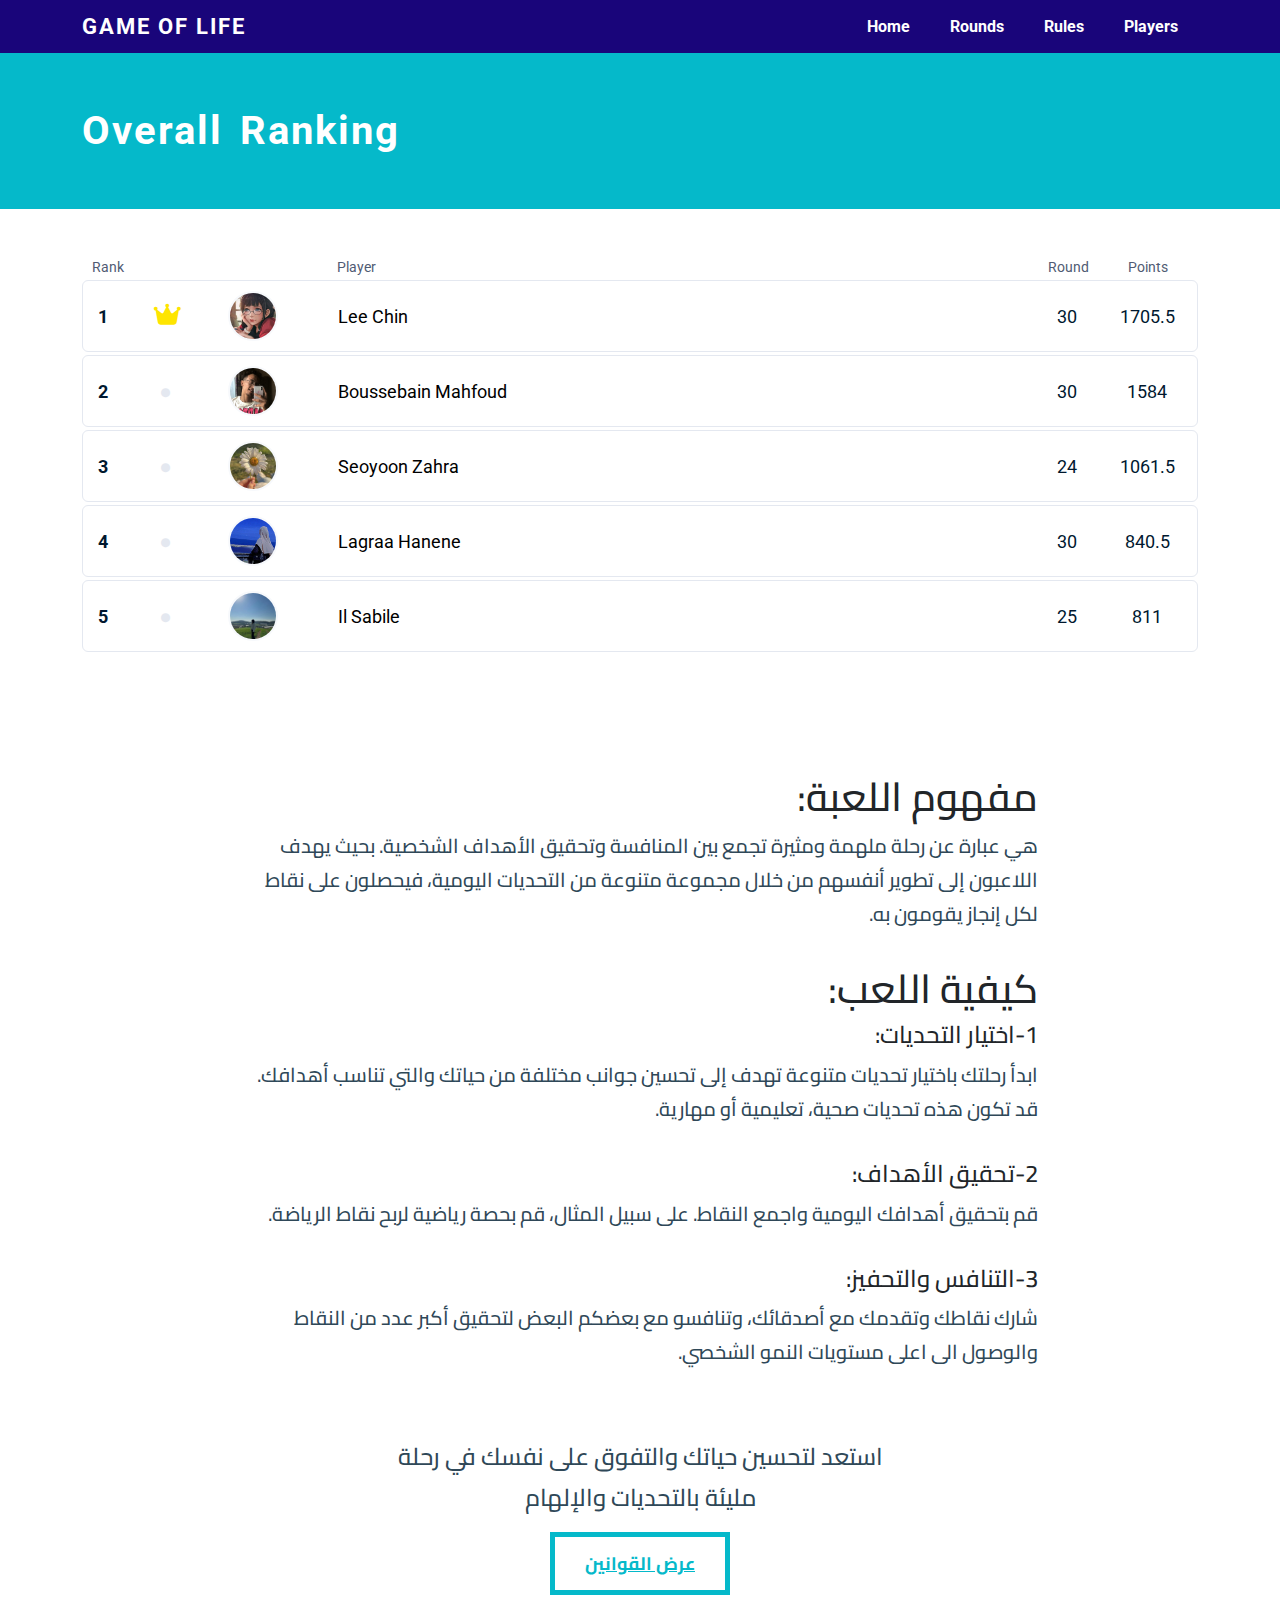
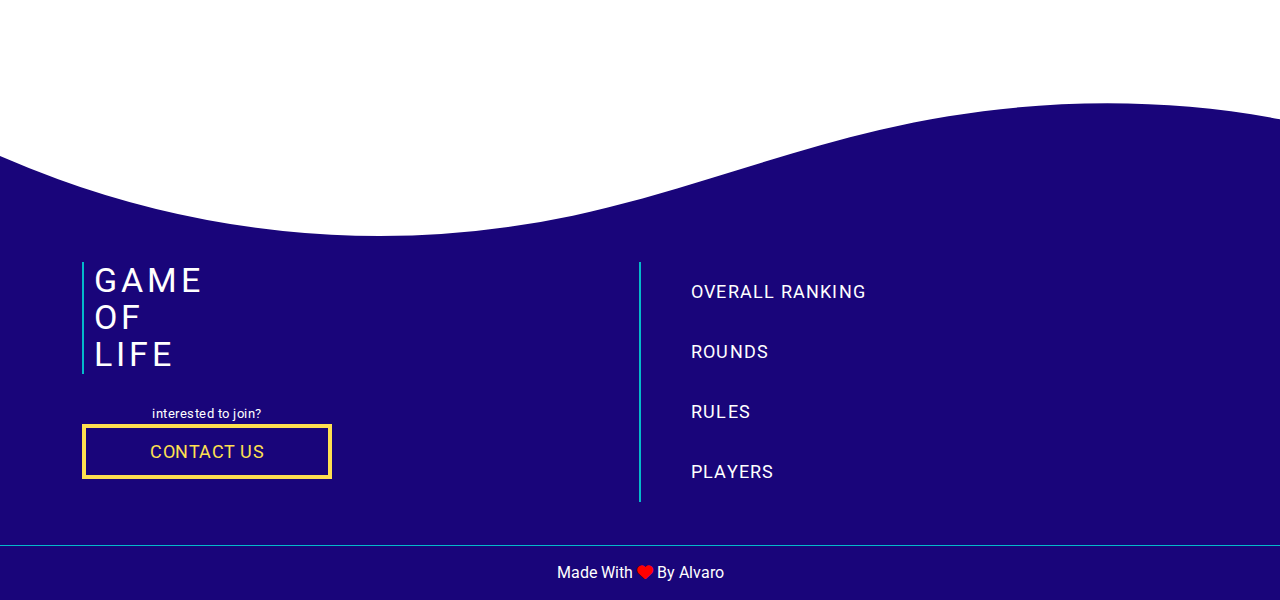
<file: index.html>
<html lang="en">
<head>
    <meta charset="UTF-8">
    <meta name="author" content="abdenoor alvaro">
    <meta name="description" content="game of life is a self development game and the this page is the overall ranking of the players">
    <meta name="viewport" content="width=device-width, initial-scale=1.0">
    <title>Game Of Life (Overall Ranking)</title> 
    <meta property="og:title" content="Game Of Life (Overall Ranking)" />
    <meta property="og:type" content="website" />
    <meta property="og:url" content="https://abdenoor-alvaro.github.io/Game-Of-Life/" />
    <meta property="og:image" content="images/self-development-cover-image.png" />
    <meta property="og:description" content="a self development game that you can play in the real world with your friends" />
    <meta property="og:locale" content="ar_DZ" />
    <link rel="icon"  href="images/personal-development-improvement-rgb-color-icon-vector-35811432.jpg" />

    <link rel="stylesheet" href="css/all.min.css">
    <link rel="stylesheet" href="css/bootstrap.min.css">
    <link rel="stylesheet" href="css/game.css">

    <script src="https://ajax.googleapis.com/ajax/libs/jquery/3.5.1/jquery.min.js"></script>

    <link rel="stylesheet" href="Powerful-Customizable-jQuery-Carousel-Slider-OWL-Carousel/owl-carousel/owl.carousel.css">

    <link rel="preconnect" href="https://fonts.googleapis.com">
    <link rel="preconnect" href="https://fonts.gstatic.com" crossorigin>
    <link href="https://fonts.googleapis.com/css2?family=Cairo:wght@200;300;500;700&family=Gantari:wght@100;300;500;700&family=Open+Sans:wght@300;500&family=Poppins:wght@400;500;700;900&family=Roboto:wght@100;300;500&family=Work+Sans:wght@200;300;400;500;600;700;800&display=swap" rel="stylesheet">

    <link rel="preconnect" href="https://fonts.googleapis.com">
    <link rel="preconnect" href="https://fonts.gstatic.com" crossorigin>
    <link href="https://fonts.googleapis.com/css2?family=Open+Sans:wght@300;500&family=Poppins:wght@400;500;700;900&family=Roboto:wght@100;300;500&family=Work+Sans:wght@200;300;400;500;600;700;800&display=swap" rel="stylesheet">
    
    <!-- Hotjar Tracking Code for Game Of LIfe -->
    <script>
        (function(h,o,t,j,a,r){
            h.hj=h.hj||function(){(h.hj.q=h.hj.q||[]).push(arguments)};
            h._hjSettings={hjid:3811127,hjsv:6};
            a=o.getElementsByTagName('head')[0];
            r=o.createElement('script');r.async=1;
            r.src=t+h._hjSettings.hjid+j+h._hjSettings.hjsv;
            a.appendChild(r);
        })(window,document,'https://static.hotjar.com/c/hotjar-','.js?sv=');
    </script>

    <!-- Google tag (gtag.js) -->
    <script async src="https://www.googletagmanager.com/gtag/js?id=G-179Q2RHPEK"></script>
    <script>
    window.dataLayer = window.dataLayer || [];
    function gtag(){dataLayer.push(arguments);}
    gtag('js', new Date());

    gtag('config', 'G-179Q2RHPEK');
    </script>
</head>
<body>
    <!-- Start Header -->
    <!-- person 1 -->
    <!-- no Person -->
    
    <header>
        <div class="container">
            <div class="logo"><a href="index.html">GAME OF LIFE</a></div>
            <input type="checkbox" id="burger">
            <label class="burger" for="burger" onclick="disableScrolling()">
                <span></span>
                <span></span>
                <span></span>
            </label>
            <ul>
                <li><a href="index.html">Home</a></li>
                <li><a href="rounds.html">Rounds</a></li>
                <li><a href="rules.html">Rules</a></li>
                <li><a href="players.html">Players</a></li>
            </ul>
        </div>
    </header>
    <!-- End Header -->
    <!-- Start News Slider  -->
    <!-- <div class="latest-news">
        <div class="container news-container">
            <h2 class="special-header news-special-header">Latest News
                <a href="all-news.html" class="see-all-btn">SEE ALL</a>
            </h2>
            <div id="news-slider" class="owl-carousel">
                
            </div>
            <div class="show-news-btn"><a href="all-news.html">SEE ALL</a></div>
        </div>
    </div> -->
    <!-- End News Slider  -->
    <!-- Start Latest Round Content In Home Page -->
    <!-- <div class="rounds-content">
        
    </div> -->
    <!-- End Latest Round Content In Home Page -->
    <!-- Start Table -->
    <div class="table-content" id="home">
        
    </div> 
    <!-- End Table -->
    <!-- Start The Main Concept Of The Game -->
    <div class="rules-page">
        <div class="container">
            <div class="the-rules">
                <h1>مفهوم اللعبة:</h1>
                
                هي عبارة عن رحلة ملهمة ومثيرة تجمع بين المنافسة وتحقيق الأهداف الشخصية. بحيث يهدف اللاعبون إلى تطوير أنفسهم من خلال مجموعة متنوعة من التحديات اليومية، فيحصلون على نقاط لكل إنجاز يقومون به.
                
                
                <br>   <br>
                <h1>كيفية اللعب:</h1>
                <h4>1-اختيار التحديات:</h4>
                
                
                ابدأ رحلتك باختيار تحديات متنوعة تهدف إلى تحسين جوانب مختلفة من حياتك والتي تناسب أهدافك. قد تكون هذه تحديات صحية، تعليمية أو مهارية. 
                <br><br>
                <h4>2-تحقيق الأهداف:</h4>
                قم بتحقيق أهدافك اليومية واجمع النقاط. على سبيل المثال، قم بحصة رياضية لربح نقاط الرياضة.
                <br><br>
                <h4>3-التنافس والتحفيز:</h4>
                
                شارك نقاطك وتقدمك مع أصدقائك، وتنافسو مع بعضكم البعض لتحقيق أكبر عدد من النقاط والوصول الى اعلى مستويات النمو الشخصي.
                <br><br><br>
                <div class="exitment-phrase">استعد لتحسين حياتك والتفوق على نفسك في رحلة مليئة بالتحديات والإلهام</div>
                
                <div class="show-rules-btn"><a href="rules.html">عرض القوانين</a></div>
            </div>
        </div>
    </div>
    <!-- End The Main Concept Of The Game -->
    <footer>
        
    </footer>
    <script src="Powerful-Customizable-jQuery-Carousel-Slider-OWL-Carousel/owl-carousel/owl.carousel.min.js"></script>
    <script src="js/bootstrap.bundle.min.js"></script>
    <script src="main.js"></script>
</body>
</html>
</file>
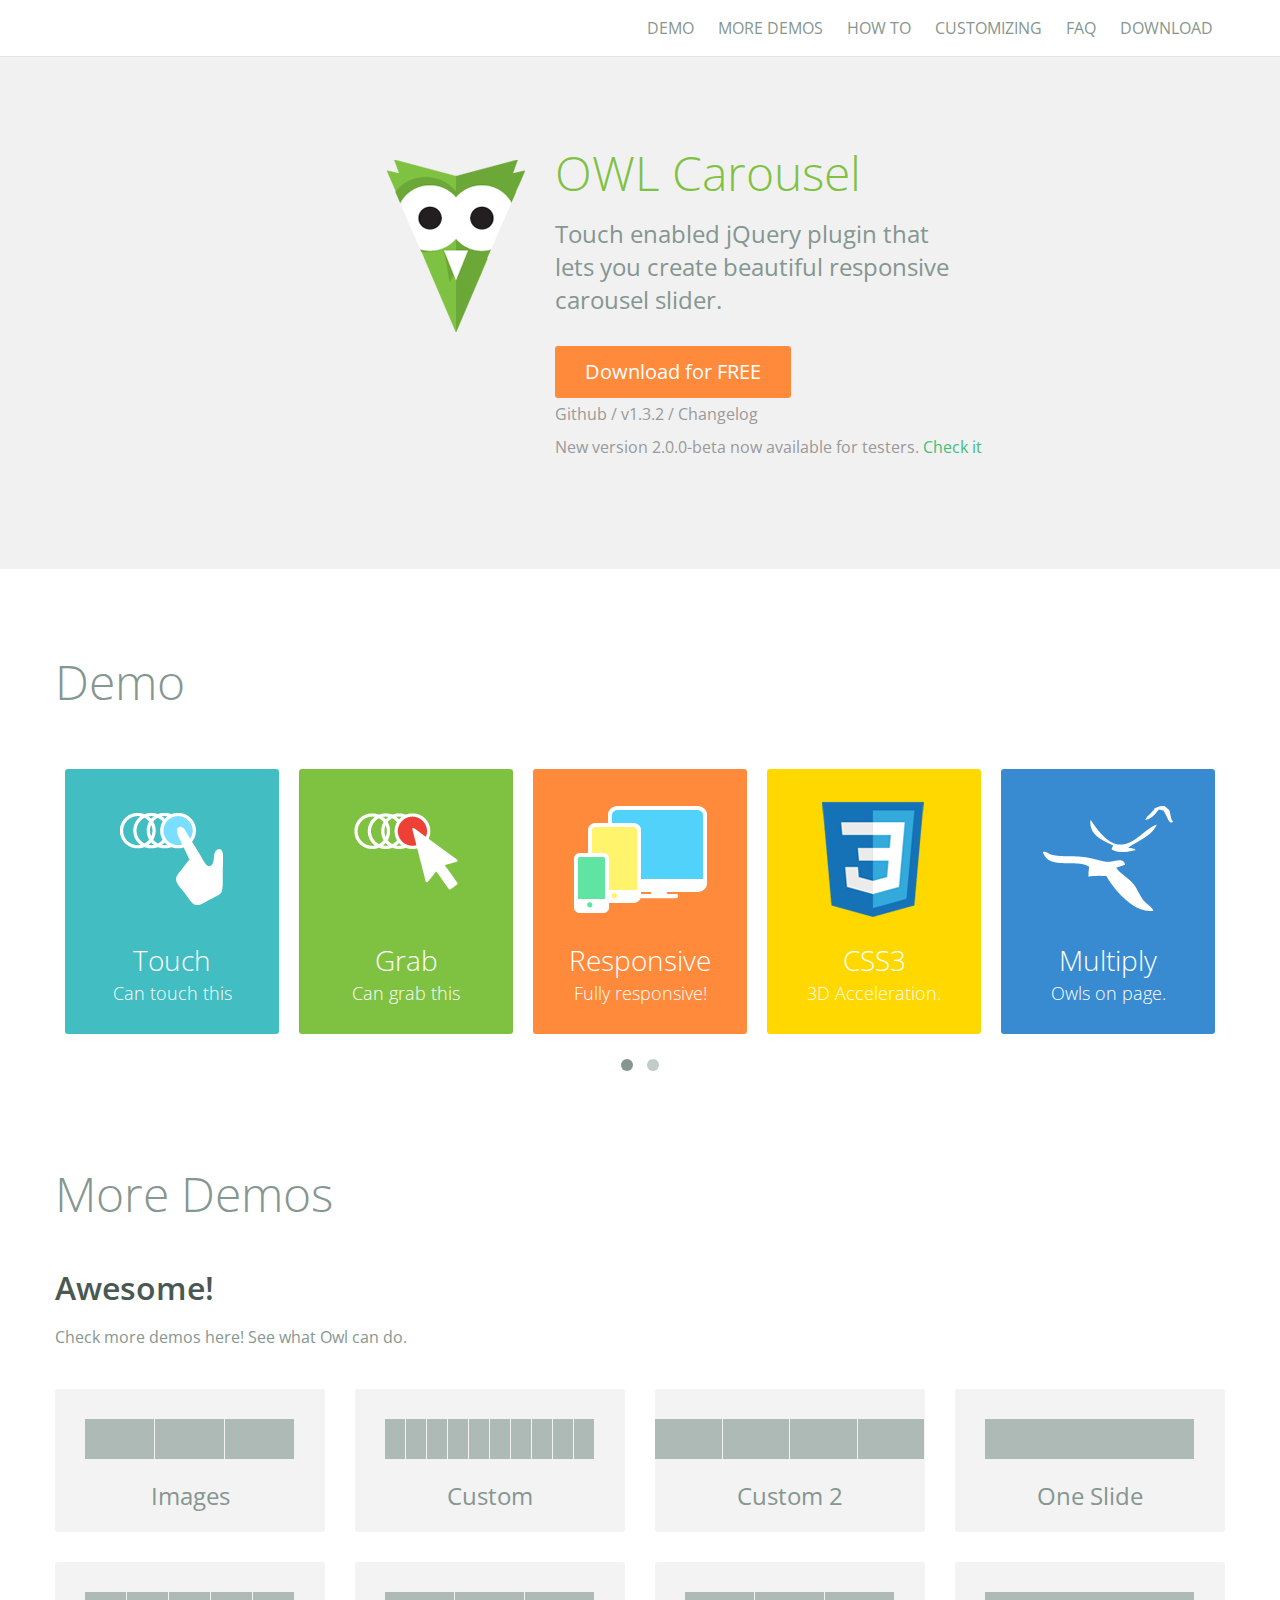
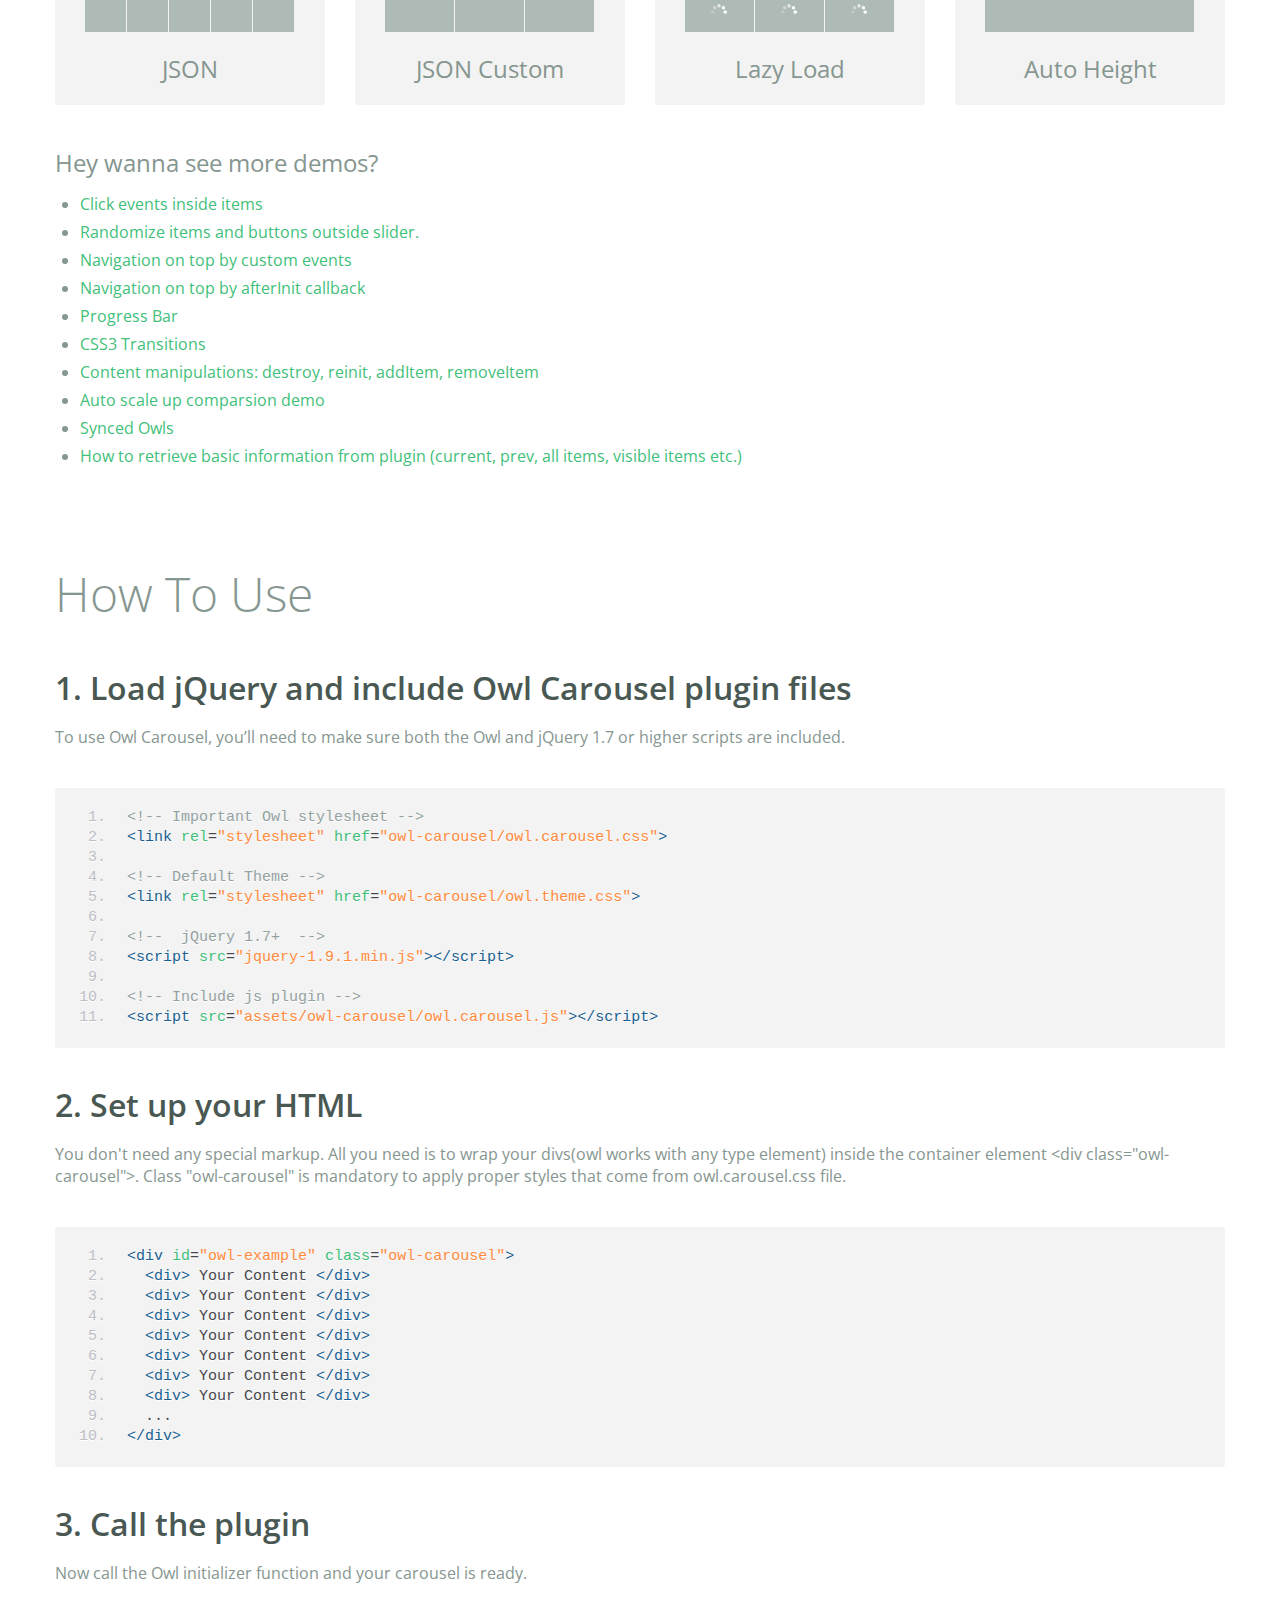
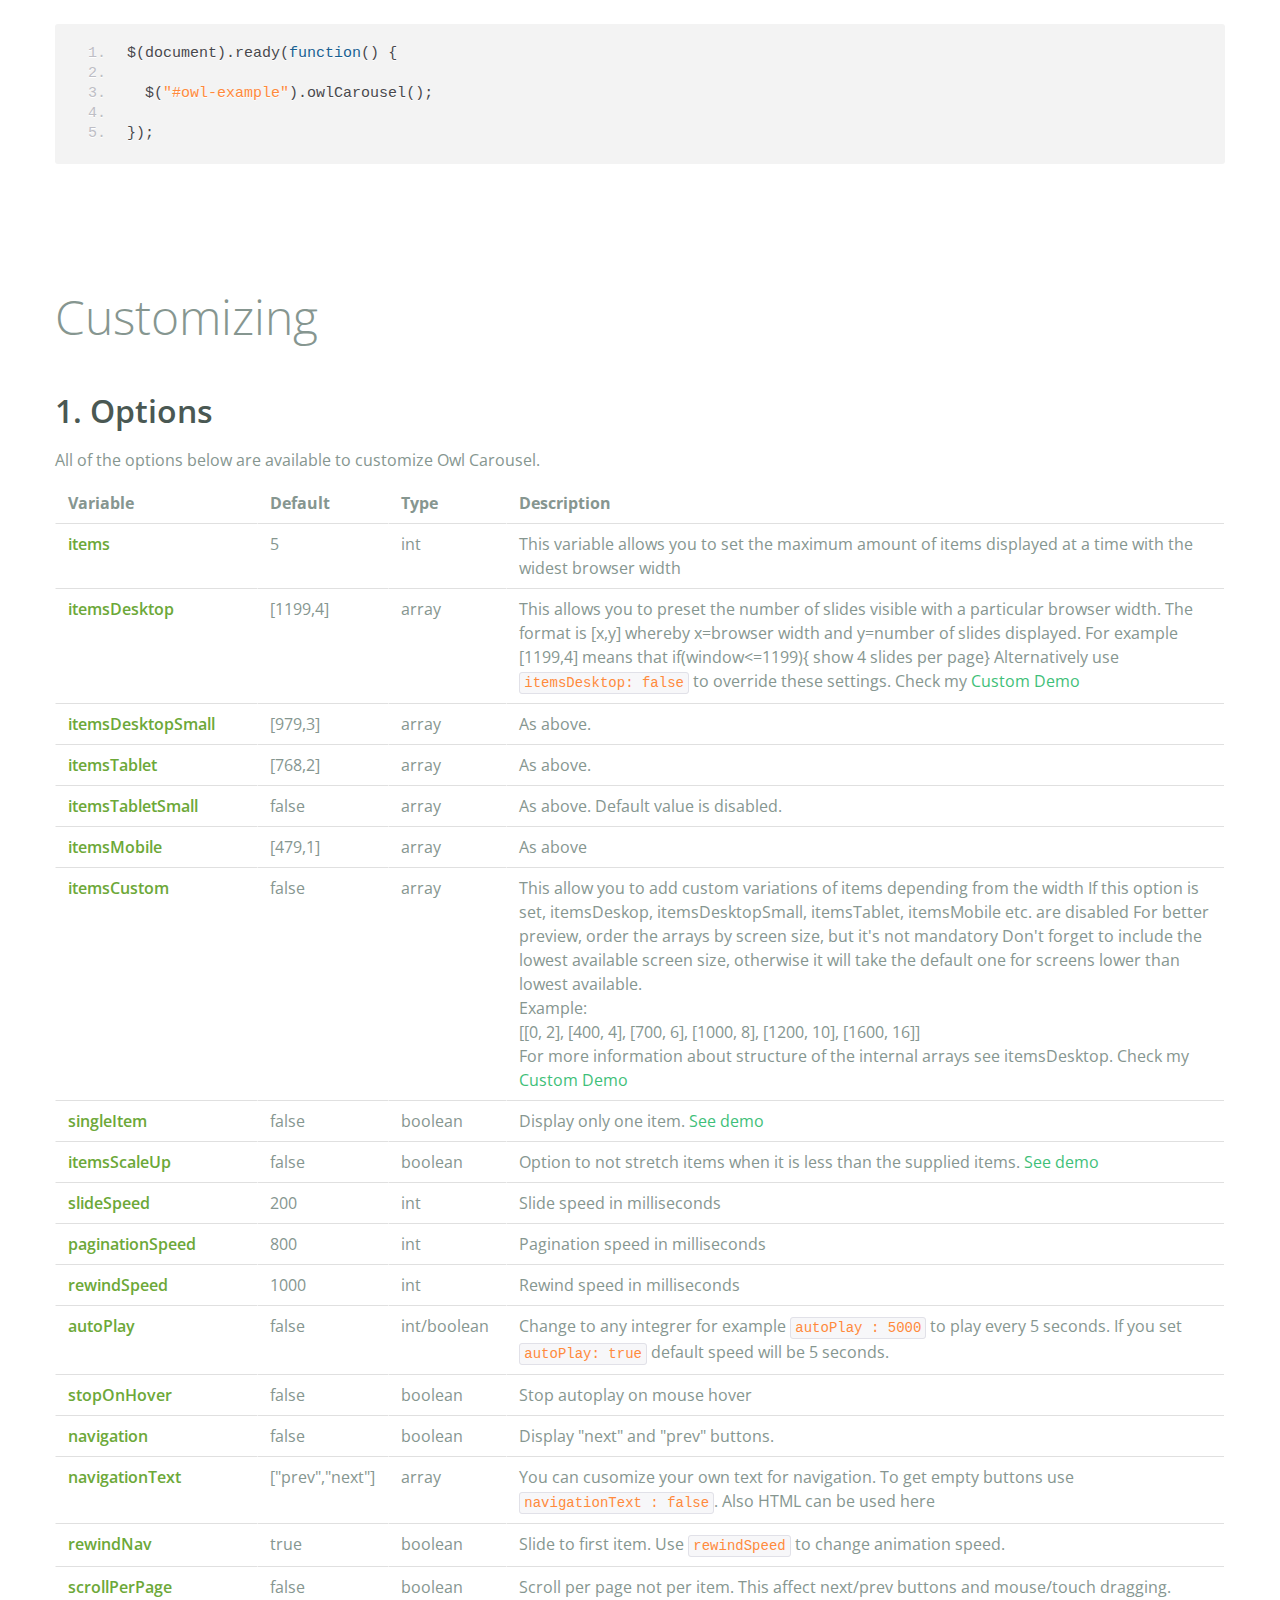
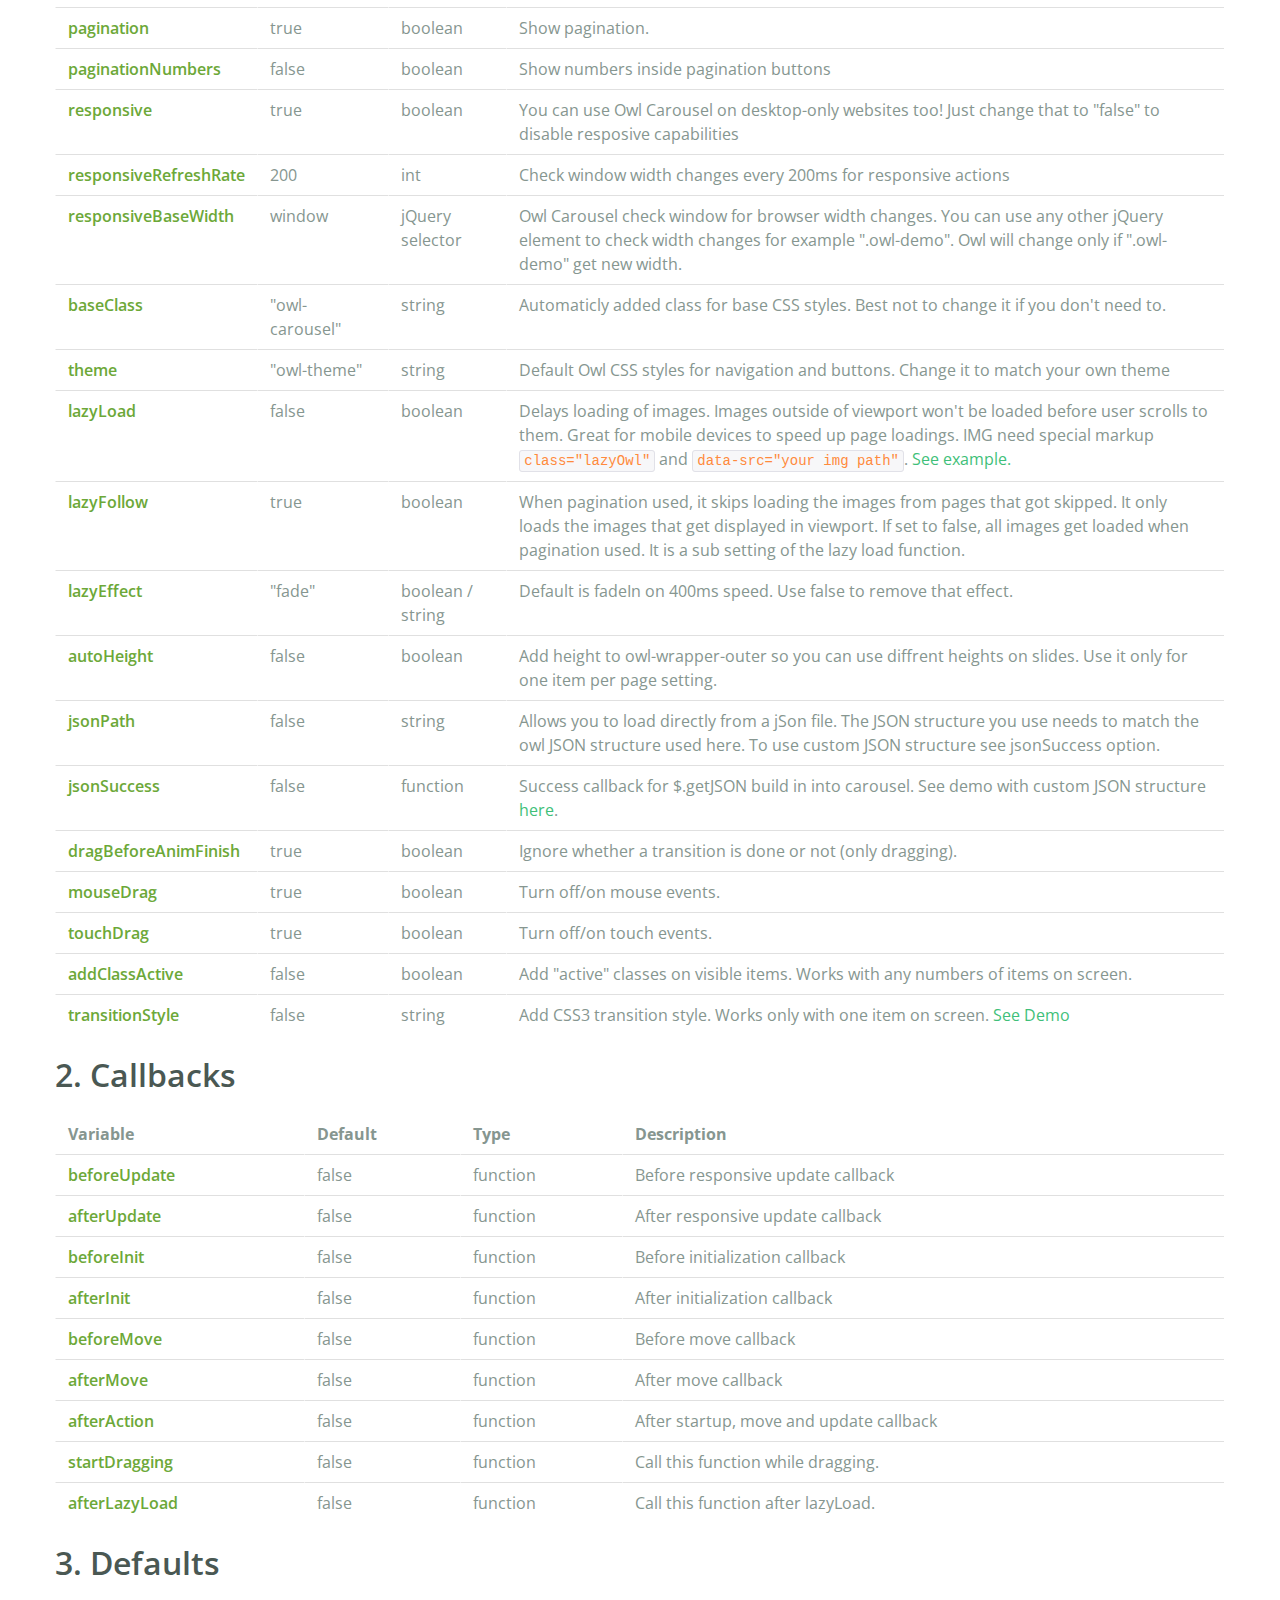
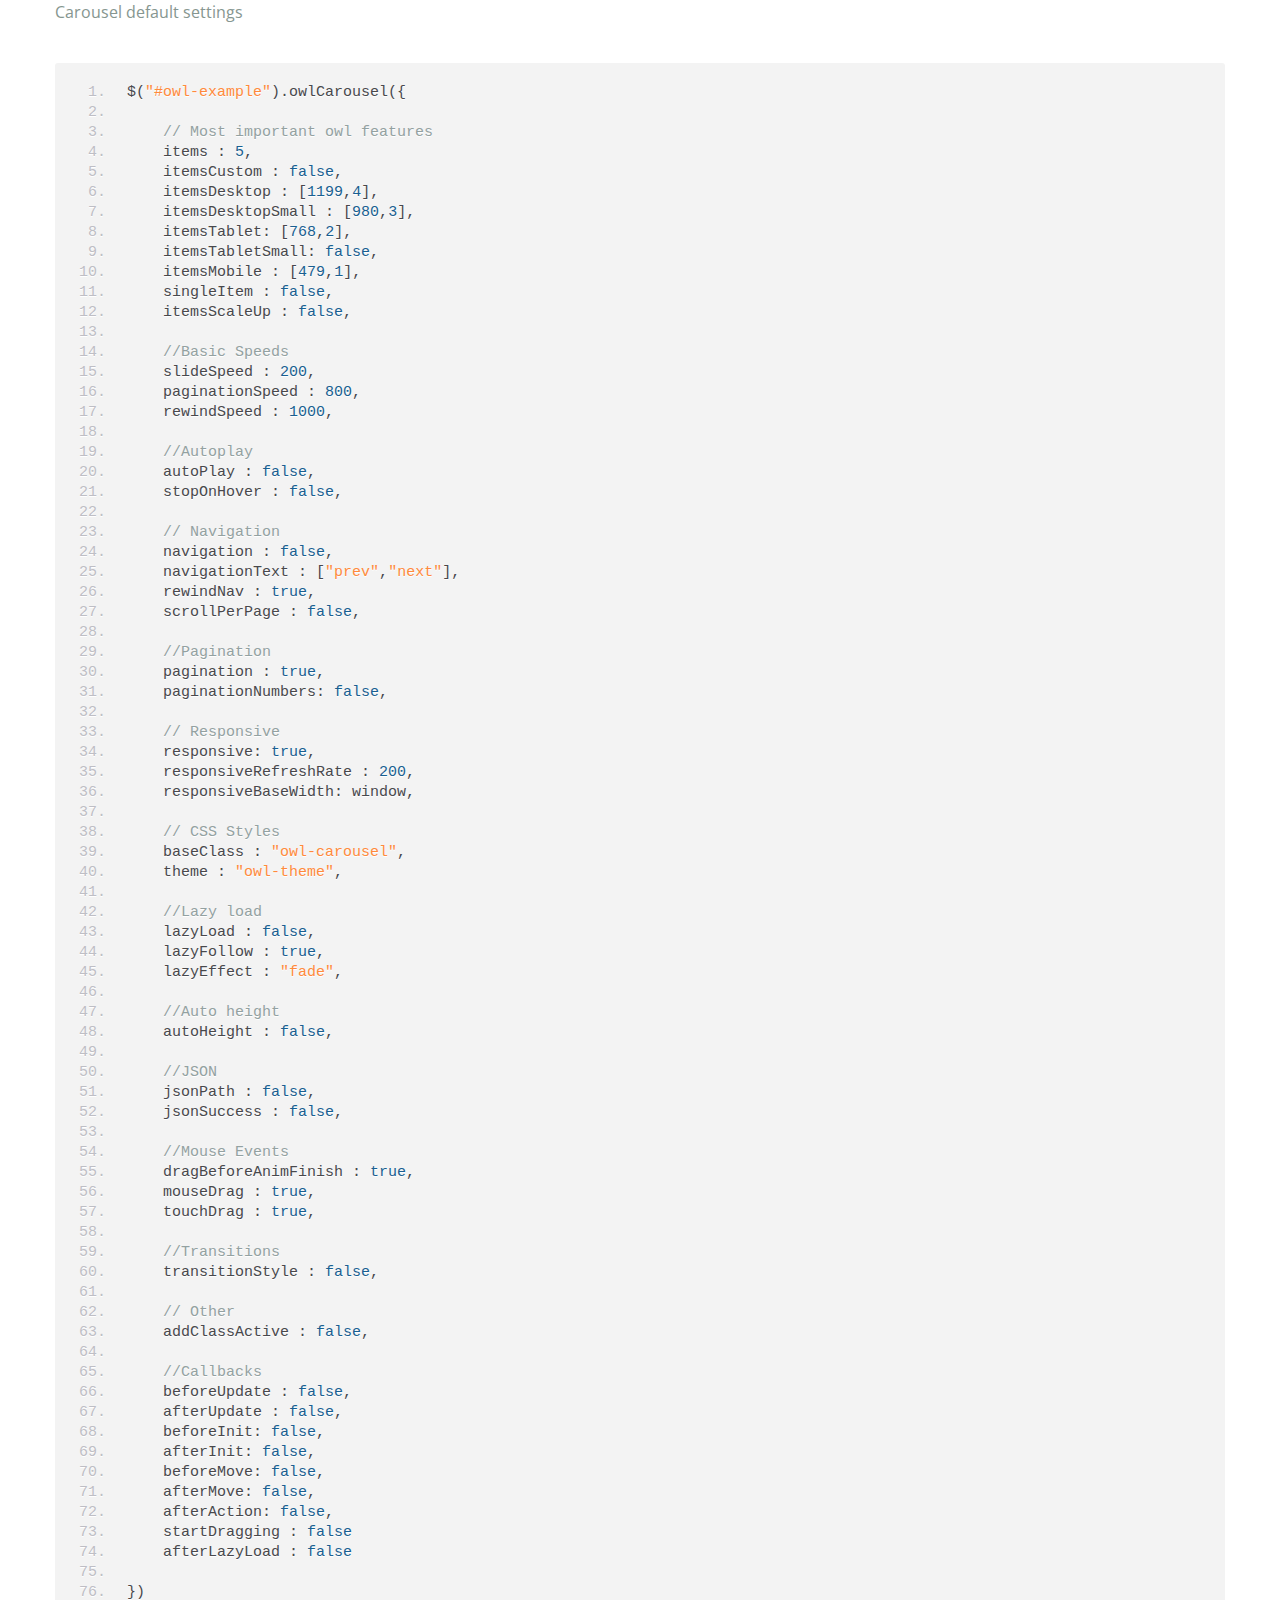
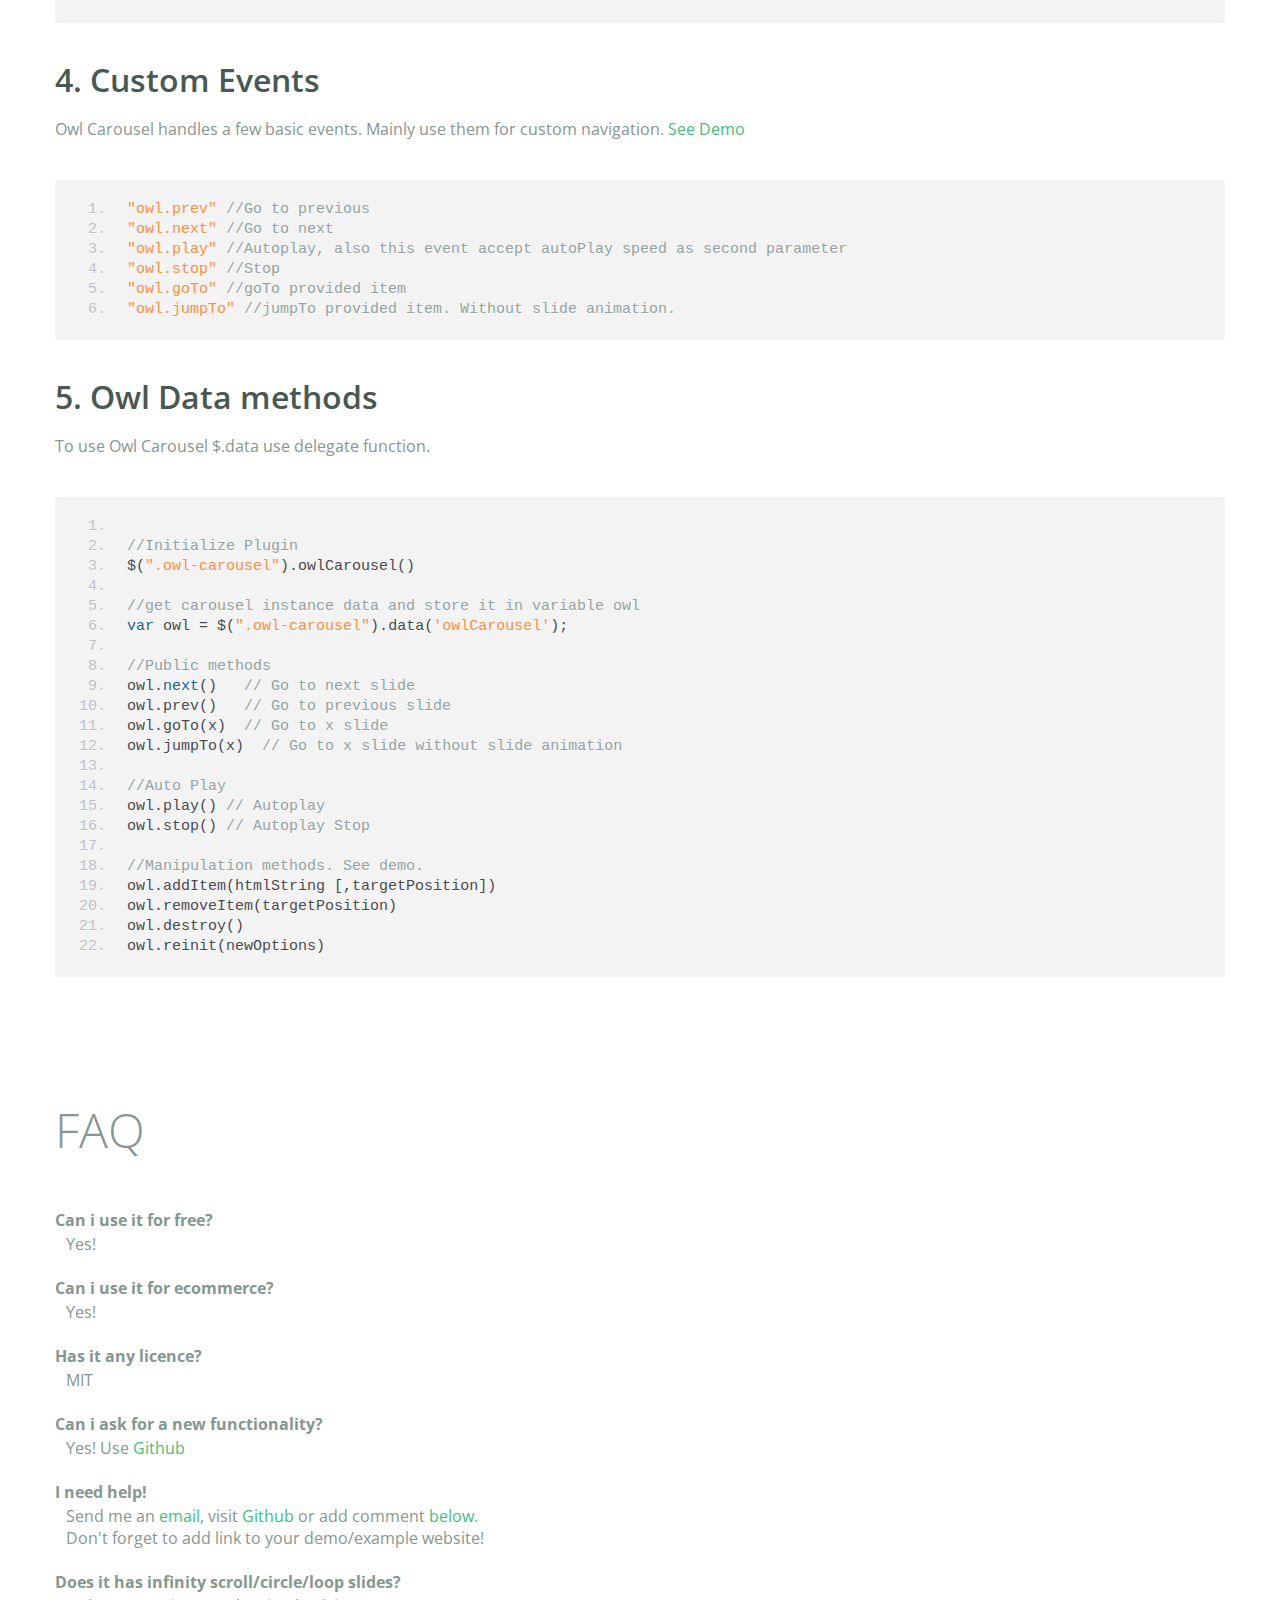
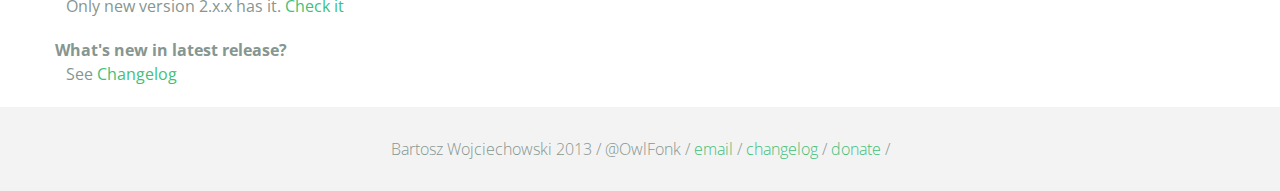
<file: Powerful-Customizable-jQuery-Carousel-Slider-OWL-Carousel/index.html>
<!DOCTYPE html>
<html lang="en">
  <head>
    <meta charset="utf-8">
    <title>Owl Carousel</title>
    <meta name="viewport" content="width=device-width, initial-scale=1.0">
    <meta name="description" content="jQuery Responsive Carousel - Owl Carusel">
    <meta name="author" content="Bartosz Wojciechowski">
    <meta name="keywords" content="HTML,CSS,JSON,JavaScript, jQuery, Responsive, Design, Owl, Carousel, Free">

    <link href='http://fonts.googleapis.com/css?family=Open+Sans:400italic,400,300,600,700' rel='stylesheet' type='text/css'>
    <link href="assets/css/bootstrapTheme.css" rel="stylesheet">
    <link href="assets/css/custom.css" rel="stylesheet">

    <!-- Owl Carousel Assets -->
    <link href="owl-carousel/owl.carousel.css" rel="stylesheet">
    <link href="owl-carousel/owl.theme.css" rel="stylesheet">

    <!-- Prettify -->
    <link href="assets/js/google-code-prettify/prettify.css" rel="stylesheet">

    <!-- Le fav and touch icons -->
    <link rel="apple-touch-icon-precomposed" sizes="144x144" href="assets/ico/apple-touch-icon-144-precomposed.png">
    <link rel="apple-touch-icon-precomposed" sizes="114x114" href="assets/ico/apple-touch-icon-114-precomposed.png">
      <link rel="apple-touch-icon-precomposed" sizes="72x72" href="assets/ico/apple-touch-icon-72-precomposed.png">
                    <link rel="apple-touch-icon-precomposed" href="assets/ico/apple-touch-icon-57-precomposed.png">
                                   <link rel="shortcut icon" href="assets/ico/favicon.png">
  </head>
  <body>
      <div id="top-nav" class="navbar navbar-fixed-top">
        <div class="navbar-inner">
          <div class="container">
            <button type="button" class="btn btn-navbar" data-toggle="collapse" data-target=".nav-collapse">
            <span class="icon-bar"></span>
            <span class="icon-bar"></span>
            <span class="icon-bar"></span>
          </button>
            <div class="nav-collapse collapse">
            <ul class="nav pull-right">
              <li><a href="#demo">Demo</a></li>
              <li><a href="#more-demos">More Demos</a></li>
              <li><a href="#how-to">How To</a></li>
              <li><a href="#customizing">Customizing</a></li>
              <li><a href="#faq">FAQ</a></li>
              <li><a href="owl.carousel.zip" class="download" data-spy="affix" data-offset-top="450">Download</a></li>
            </ul>
            </div>
          </div>
        </div>
      </div>

      <div id="header">
        <div class="container">
          <div class="row">
            <div class="span5">
                <img class="logo" src="assets/img/owl-logo.png" alt="Owl Logo">
              </div>
            <div class="span7">
              <h1>OWL Carousel </h1>
              <h3>Touch enabled jQuery plugin that lets you create beautiful responsive carousel slider.</h3>
              <a class="btn btn-success btn-large" href="owl.carousel.zip">Download for FREE</a>
              <p class="muted"><a class="muted" href="https://github.com/OwlFonk/OwlCarousel">Github</a> / v1.3.2 / <a class="muted" href="changelog.html">Changelog</a></p> 
              <p class="muted">New version 2.0.0-beta now available for testers. <a href="http://www.owlgraphic.com/owlcarousel2/">Check it</a></p>
            </div>
          </div>
        </div>
      </div>

      <div id="demo">
        <div class="container">
          <div class="row">
            <div class="span12">
              <h1>Demo</h1>
            </div>
          </div>

          <div class="row">
            <div class="span12">

              <div id="owl-example" class="owl-carousel">

                <div class="item darkCyan">
                  <img src="assets/img/demo-slides/touch.png" alt="Touch">
                    <h3>Touch</h3>
                    <h4>Can touch this</h4>
                </div>
                <div class="item forestGreen">
                  <img src="assets/img/demo-slides/grab.png" alt="Grab">
                    <h3>Grab</h3>
                    <h4>Can grab this</h4>
                </div>
                <div class="item orange">
                  <img src="assets/img/demo-slides/responsive.png" alt="Responsive">
                    <h3>Responsive</h3>
                    <h4>Fully responsive!</h4>
                </div>

                <div class="item yellow">
                  <img src="assets/img/demo-slides/css3.png" alt="CSS3">
                    <h3>CSS3</h3>
                    <h4>3D Acceleration.</h4>
                </div>

                <div class="item dodgerBlue">
                  <img src="assets/img/demo-slides/multi.png" alt="Multi">
                    <h3>Multiply</h3>
                    <h4>Owls on page.</h4>
                </div>

                <div class="item skyBlue">
                  <img src="assets/img/demo-slides/modern.png" alt="Modern Browsers">
                    <h3>Modern</h3>
                    <h4>Browsers Compatibility</h4>
                </div>

                <div class="item zombieGreen">
                  <img src="assets/img/demo-slides/zombie.png" alt="Zombie Browsers - old ones">
                    <h3>Zombie</h3>
                    <h4>Browsers Compatibility</h4>
                </div>

                <div class="item violet">
                  <img src="assets/img/demo-slides/controls.png" alt="Take Control">
                    <h3>Take Control</h3>
                    <h4>The way you like</h4>
                </div>

                <div class="item yellowLight">
                  <img src="assets/img/demo-slides/feather.png" alt="Light">
                    <h3>Light</h3>
                    <h4>As a feather</h4>
                </div>

                <div class="item steelGray">
                  <img src="assets/img/demo-slides/tons.png" alt="Tons of Opotions">
                    <h3>Tons</h3>
                    <h4>of options</h4>
                </div>

              </div>


            </div>
          </div>

        </div>
      </div>

    <div id="more-demos">
      <div class="container">

        <div class="row">
          <div class="span12">
            <h1>More Demos</h1>
            <h2>Awesome!</h2>
            <p>Check more demos here! See what Owl can do.</p>
          </div>
        </div>

        <div class="row demos-row">
          <div class="span3">
            <a href="demos/images.html" class="demo-box">
              <div class="demo-wrapper demo-images clearfix">
                <div class="demo-slide"><div class="bg"></div></div>
                <div class="demo-slide"><div class="bg"></div></div>
                <div class="demo-slide"><div class="bg"></div></div>
              </div>
              <h3>Images</h3>
            </a>
          </div>

          <div class="span3">
            <a href="demos/custom.html" class="demo-box">
              <div class="demo-wrapper demo-custom clearfix">
                <div class="demo-slide"><div class="bg"></div></div>
                <div class="demo-slide"><div class="bg"></div></div>
                <div class="demo-slide"><div class="bg"></div></div>
                <div class="demo-slide"><div class="bg"></div></div>
                <div class="demo-slide"><div class="bg"></div></div>
                <div class="demo-slide"><div class="bg"></div></div>
                <div class="demo-slide"><div class="bg"></div></div>
                <div class="demo-slide"><div class="bg"></div></div>
                <div class="demo-slide"><div class="bg"></div></div>
                <div class="demo-slide"><div class="bg"></div></div>
              </div>
              <h3>Custom</h3>
            </a>
          </div>

          <div class="span3">
            <a href="demos/itemsCustom.html" class="demo-box">
              <div class="demo-wrapper demo-full clearfix">
                <div class="demo-slide"><div class="bg"></div></div>
                <div class="demo-slide"><div class="bg"></div></div>
                <div class="demo-slide"><div class="bg"></div></div>
                <div class="demo-slide"><div class="bg"></div></div>
              </div>
              <h3>Custom 2</h3>
            </a>
          </div>

          <div class="span3">
            <a href="demos/one.html" class="demo-box">
              <div class="demo-wrapper demo-one clearfix">
                <div class="demo-slide"><div class="bg"></div></div>
              </div>
              <h3>One Slide</h3>
            </a>
          </div>

        </div>
        <div class="row demos-row">
          <div class="span3">
            <a href="demos/json.html" class="demo-box">
              <div class="demo-wrapper demo-Json clearfix">
                <div class="demo-slide"><div class="bg"></div></div>
                <div class="demo-slide"><div class="bg"></div></div>
                <div class="demo-slide"><div class="bg"></div></div>
                <div class="demo-slide"><div class="bg"></div></div>
                <div class="demo-slide"><div class="bg"></div></div>
              </div>
              <h3>JSON</h3>
            </a>
          </div>

          <div class="span3">
            <a href="demos/customJson.html" class="demo-box">
              <div class="demo-wrapper demo-Json-custom clearfix">
                <div class="demo-slide"><div class="bg"></div></div>
                <div class="demo-slide"><div class="bg"></div></div>
                <div class="demo-slide"><div class="bg"></div></div>
              </div>
              <h3>JSON Custom</h3>
            </a>
          </div>

          <div class="span3">
            <a href="demos/lazyLoad.html" class="demo-box">
              <div class="demo-wrapper demo-lazy clearfix">
                <div class="demo-slide"><div class="bg"></div></div>
                <div class="demo-slide"><div class="bg"></div></div>
                <div class="demo-slide"><div class="bg"></div></div>
              </div>
              <h3>Lazy Load</h3>
            </a>
          </div>

          <div class="span3">
            <a href="demos/autoHeight.html" class="demo-box">
              <div class="demo-wrapper demo-height clearfix">
                <div class="demo-slide"><div class="bg"></div></div>
              </div>
              <h3>Auto Height</h3>
            </a>
          </div>

          
        </div>

        <div class="row">
          <div class="span12">
            <h3>Hey wanna see more demos?</h3>
            <ul>
              <li>
                <a href="demos/click.html">Click events inside items</a>
              </li>
              <li>
                <a href="demos/randomOrder.html">Randomize items and buttons outside slider.</a>
              </li>
              <li>
                <a href="demos/navOnTop.html">Navigation on top by custom events</a>
              </li>
              <li>
                <a href="demos/navOnTop2.html">Navigation on top by afterInit callback</a>
              </li>
              <li>
                <a href="demos/progressBar.html">Progress Bar</a>
              </li>
              <li>
                <a href="demos/transitions.html">CSS3 Transitions</a>
              </li>
              <li>
                <a href="demos/manipulations.html">Content manipulations: destroy, reinit, addItem, removeItem</a>
              </li>
              <li>
                <a href="demos/scaleup.html">Auto scale up comparsion demo</a>
              </li>
              <li>
                <a href="demos/sync.html">Synced Owls</a>
              </li>
              <li>
                <a href="demos/owlStatus.html">How to retrieve basic information from plugin (current, prev, all items, visible items etc.)</a>
              </li>
            </ul>
            
          </div>
        </div>


      </div>
    </div>

    <div id="how-to">
      <div class="container">
        <div class="row">
          <div class="span12">
            <h1>How To Use</h1>
            <h2>1. Load jQuery and include Owl Carousel plugin files</h2>
            <p>To use Owl Carousel, you’ll need to make sure both the Owl and jQuery 1.7 or higher scripts are included.</p>
<pre class="pre-show prettyprint linenums">
&lt;!-- Important Owl stylesheet --&gt;
&lt;link rel="stylesheet" href="owl-carousel/owl.carousel.css"&gt;

&lt;!-- Default Theme --&gt;
&lt;link rel="stylesheet" href="owl-carousel/owl.theme.css"&gt;

&lt;!--  jQuery 1.7+  --&gt;
&lt;script src="jquery-1.9.1.min.js"&gt;&lt;/script&gt;

&lt;!-- Include js plugin --&gt;
&lt;script src="assets/owl-carousel/owl.carousel.js"&gt;&lt;/script&gt;
</pre>
          <h2>2. Set up your HTML</h2>
          <p>You don't need any special markup. All you need is to wrap your divs(owl works with any type element) inside the container element &lt;div class="owl-carousel"&gt;. Class "owl-carousel" is mandatory to apply proper styles that come from owl.carousel.css file.</p>
<pre class="pre-show prettyprint linenums">
&lt;div id="owl-example" class="owl-carousel"&gt;
  &lt;div&gt; Your Content &lt;/div&gt;
  &lt;div&gt; Your Content &lt;/div&gt;
  &lt;div&gt; Your Content &lt;/div&gt;
  &lt;div&gt; Your Content &lt;/div&gt;
  &lt;div&gt; Your Content &lt;/div&gt;
  &lt;div&gt; Your Content &lt;/div&gt;
  &lt;div&gt; Your Content &lt;/div&gt;
  ...
&lt;/div>
</pre>    
          <h2>3. Call the plugin</h2>
          <p>Now call the Owl initializer function and your carousel is ready.</p>
<pre class="pre-show prettyprint linenums">
$(document).ready(function() {

  $("#owl-example").owlCarousel();

});
</pre>  
          </div>
        </div>
      </div>
    </div>


    <div id="customizing">
      <div class="container">
        <div class="row">
          <div class="span12">
            <h1>Customizing</h1>
            <h2>1. Options</h2>
            <p>All of the options below are available to customize Owl Carousel.</p> 
            <table class="table hp-table table-bordered table-striped">
              <thead>
                <tr>
                  <th>Variable</th>
                  <th>Default</th>
                  <th>Type</th>
                  <th>Description</th>
                </tr>
              </thead>
              <tbody>
                <tr>
                  <td><span class="text-emp">items</span></td>
                  <td>5</td>
                  <td>int</td>
                  <td>This variable allows you to set the maximum amount of items displayed at a time with the widest browser width</td>
                </tr>
                 <tr>
                  <td><span class="text-emp">itemsDesktop</span></td>
                  <td>[1199,4]</td>
                  <td>array</td>
                  <td>This allows you to preset the number of slides visible with a particular browser width. The format is [x,y] whereby x=browser width and y=number of slides displayed. For example [1199,4] means that if(window&lt;=1199){ show 4 slides per page}
                    Alternatively use <code>itemsDesktop: false</code> to override these settings. Check my <a href="demos/custom.html">Custom Demo</a></td>
                </tr>
                <tr>
                  <td><span class="text-emp">itemsDesktopSmall</span></td>
                  <td>[979,3]</td>
                  <td>array</td>
                  <td>As above.</td>
                </tr>
                <tr>
                  <td><span class="text-emp">itemsTablet</span></td>
                  <td>[768,2]</td>
                  <td>array</td>
                  <td>As above.</td>
                </tr>
                <tr>
                  <td><span class="text-emp">itemsTabletSmall</span></td>
                  <td>false</td>
                  <td>array</td>
                  <td>As above. Default value is disabled.</td>
                </tr>
                <tr>
                  <td><span class="text-emp">itemsMobile</span></td>
                  <td>[479,1]</td>
                  <td>array</td>
                  <td>As above</td>
                </tr>
                <tr>
                  <td><span class="text-emp">itemsCustom</span></td>
                  <td>false</td>
                  <td>array</td>
                  <td>
                    This allow you to add custom variations of items depending from the width
                    If this option is set, itemsDeskop, itemsDesktopSmall, itemsTablet, itemsMobile etc. are disabled
                    For better preview, order the arrays by screen size, but it's not mandatory
                    Don't forget to include the lowest available screen size, otherwise it will take the default one for screens lower than lowest available.
                    <br />Example:<br /> [[0, 2], [400, 4], [700, 6], [1000, 8], [1200, 10], [1600, 16]]<br />
                    For more information about structure of the internal arrays see itemsDesktop. Check my <a href="demos/custom.html">Custom Demo</a></td>
                </tr>
                <tr>
                  <td><span class="text-emp">singleItem</span></td>
                  <td>false</td>
                  <td>boolean</td>
                  <td>Display only one item. <a href="demos/one.html">See demo</a></td>
                </tr>
                <tr>
                  <td><span class="text-emp">itemsScaleUp</span></td>
                  <td>false</td>
                  <td>boolean</td>
                  <td>Option to not stretch items when it is less than the supplied items. <a href="demos/scaleup.html">See demo</a></td>
                </tr>
                <tr>
                  <td><span class="text-emp">slideSpeed</span></td>
                  <td>200</td>
                  <td>int</td>
                  <td>Slide speed in milliseconds</td>
                </tr>
                <tr>
                  <td><span class="text-emp">paginationSpeed</span></td>
                  <td>800</td>
                  <td>int</td>
                  <td>Pagination speed in milliseconds</td>
                </tr>
                <tr>
                  <td><span class="text-emp">rewindSpeed</span></td>
                  <td>1000</td>
                  <td>int</td>
                  <td>Rewind speed in milliseconds</td>
                </tr>
                <tr>
                  <td><span class="text-emp">autoPlay</span></td>
                  <td>false</td>
                  <td>int/boolean</td>
                  <td>Change to any integrer for example <code>autoPlay : 5000</code> to play every 5 seconds. If you set <code>autoPlay: true</code> default speed will be 5 seconds.</td>
                </tr>
                <tr>
                <tr>
                  <td><span class="text-emp">stopOnHover</span></td>
                  <td>false</td>
                  <td>boolean</td>
                  <td>Stop autoplay on mouse hover</td>
                </tr>
                <tr>
                <tr>
                  <td><span class="text-emp">navigation</span></td>
                  <td>false</td>
                  <td>boolean</td>
                  <td>Display "next" and "prev" buttons.</td>
                </tr>
                <tr>
                  <td><span class="text-emp">navigationText</span></td>
                  <td>["prev","next"]</td>
                  <td>array</td>
                  <td>You can cusomize your own text for navigation. To get empty buttons use <code>navigationText : false</code>. Also HTML can be used here</td>
                </tr>
                <tr>
                  <td><span class="text-emp">rewindNav</span></td>
                  <td>true</td>
                  <td>boolean</td>
                  <td>Slide to first item. Use <code>rewindSpeed</code> to change animation speed. </td>
                </tr>
                <tr>
                  <td><span class="text-emp">scrollPerPage</span></td>
                  <td>false</td>
                  <td>boolean</td>
                  <td>Scroll per page not per item. This affect next/prev buttons and mouse/touch dragging.</td>
                </tr>
                <tr>
                  <td><span class="text-emp">pagination</span></td>
                  <td>true</td>
                  <td>boolean</td>
                  <td>Show pagination.</td>
                </tr>
                <tr>
                  <td><span class="text-emp">paginationNumbers</span></td>
                  <td>false</td>
                  <td>boolean</td>
                  <td>Show numbers inside pagination buttons</td>
                </tr>
                <tr>
                  <td><span class="text-emp">responsive</span></td>
                  <td>true</td>
                  <td>boolean</td>
                  <td>You can use Owl Carousel on desktop-only websites too! Just change that to "false" to disable resposive capabilities</td>
                </tr>
                <tr>
                  <td><span class="text-emp">responsiveRefreshRate</span></td>
                  <td>200</td>
                  <td>int</td>
                  <td>Check window width changes every 200ms for responsive actions</td>
                </tr>
                <tr>
                  <td><span class="text-emp">responsiveBaseWidth</span></td>
                  <td>window</td>
                  <td>jQuery selector</td>
                  <td>Owl Carousel check window for browser width changes. You can use any other jQuery element to check width changes for example ".owl-demo". Owl will change only if ".owl-demo" get new width.</td>
                </tr>
                <tr>
                  <td><span class="text-emp">baseClass</span></td>
                  <td>"owl-carousel"</td>
                  <td>string</td>
                  <td>Automaticly added class for base CSS styles. Best not to change it if you don't need to.</td>
                </tr>
                <tr>
                  <td><span class="text-emp">theme</span></td>
                  <td>"owl-theme"</td>
                  <td>string</td>
                  <td>Default Owl CSS styles for navigation and buttons. Change it to match your own theme</td>
                </tr>
                <tr>
                  <td><span class="text-emp">lazyLoad</span></td>
                  <td>false</td>
                  <td>boolean</td>
                  <td>Delays loading of images. Images outside of viewport won't be loaded before user scrolls to them. Great for mobile devices to speed up page loadings. IMG need special markup <code>class="lazyOwl"</code> and <code>data-src="your img path"</code>. <a href="demos/lazyLoad.html">See example.</a></td>
                </tr>
                <tr>
                  <td><span class="text-emp">lazyFollow</span></td>
                  <td>true</td>
                  <td>boolean</td>
                  <td>When pagination used, it skips loading the images from pages that got skipped. It only loads the images that get displayed in viewport. If set to false, all images get loaded when pagination used. It is a sub setting of the lazy load function.</td>
                </tr>
                <tr>
                  <td><span class="text-emp">lazyEffect</span></td>
                  <td>"fade"</td>
                  <td>boolean / string</td>
                  <td>Default is fadeIn on 400ms speed. Use false to remove that effect.</td>
                </tr>
                <tr>
                  <td><span class="text-emp">autoHeight</span></td>
                  <td>false</td>
                  <td>boolean</td>
                  <td>Add height to owl-wrapper-outer so you can use diffrent heights on slides. Use it only for one item per page setting.</td>
                </tr>
                <tr>
                  <td><span class="text-emp">jsonPath</span></td>
                  <td>false</td>
                  <td>string</td>
                  <td>Allows you to load directly from a jSon file. The JSON structure you use needs to match the owl JSON structure used here. To use custom JSON structure see jsonSuccess option.</td>
                </tr>
                <tr>
                  <td><span class="text-emp">jsonSuccess</span></td>
                  <td>false</td>
                  <td>function</td>
                  <td>Success callback for $.getJSON build in into carousel. See demo with custom JSON structure <a href="demos/customJson.html">here</a>. </td>
                </tr>
                <tr>
                  <td><span class="text-emp">dragBeforeAnimFinish</span></td>
                  <td>true</td>
                  <td>boolean</td>
                  <td>Ignore whether a transition is done or not (only dragging).</td>
                </tr>
                <tr>
                  <td><span class="text-emp">mouseDrag</span></td>
                  <td>true</td>
                  <td>boolean</td>
                  <td>Turn off/on mouse events.</td>
                </tr>
                <tr>
                  <td><span class="text-emp">touchDrag</span></td>
                  <td>true</td>
                  <td>boolean</td>
                  <td>Turn off/on touch events.</td>
                </tr>
                <tr>
                  <td><span class="text-emp">addClassActive</span></td>
                  <td>false</td>
                  <td>boolean</td>
                  <td>Add "active" classes on visible items. Works with any numbers of items on screen.</td>
                </tr>
                <tr>
                  <td><span class="text-emp">transitionStyle</span></td>
                  <td>false</td>
                  <td>string</td>
                  <td>Add CSS3 transition style. Works only with one item on screen. <a href="demos/transitions.html">See Demo</a></td>
                </tr>
              </tbody>
            </table>
            <h2>2. Callbacks</h2>
            <table class="table hp-table table-bordered table-striped">
              <thead>
                <tr>
                  <th>Variable</th>
                  <th>Default</th>
                  <th>Type</th>
                  <th>Description</th>
                </tr>
              </thead>
              <tbody>
                <tr>
                  <td><span class="text-emp">beforeUpdate</span></td>
                  <td>false</td>
                  <td>function</td>
                  <td>Before responsive update callback</td>
                </tr>
                <tr>
                  <td><span class="text-emp">afterUpdate</span></td>
                  <td>false</td>
                  <td>function</td>
                  <td>After responsive update callback</td>
                </tr>
                <tr>
                  <td><span class="text-emp">beforeInit</span></td>
                  <td>false</td>
                  <td>function</td>
                  <td>Before initialization callback</td>
                </tr>
                <tr>
                  <td><span class="text-emp">afterInit</span></td>
                  <td>false</td>
                  <td>function</td>
                  <td>After initialization callback</td>
                </tr>
                <tr>
                  <td><span class="text-emp">beforeMove</span></td>
                  <td>false</td>
                  <td>function</td>
                  <td>Before move callback</td>
                </tr>
                <tr>
                  <td><span class="text-emp">afterMove</span></td>
                  <td>false</td>
                  <td>function</td>
                  <td>After move callback</td>
                </tr>
                <tr>
                  <td><span class="text-emp">afterAction</span></td>
                  <td>false</td>
                  <td>function</td>
                  <td>After startup, move and update callback</td>
                </tr>
                <tr>
                  <td><span class="text-emp">startDragging</span></td>
                  <td>false</td>
                  <td>function</td>
                  <td>Call this function while dragging.</td>
                </tr>
                <tr>
                  <td><span class="text-emp">afterLazyLoad</span></td>
                  <td>false</td>
                  <td>function</td>
                  <td>Call this function after lazyLoad.</td>
                </tr>
              </tbody>
            </table>

              <h2>3. Defaults</h2>
              <p>Carousel default settings</p>
<pre class="pre-show prettyprint linenums">
$("#owl-example").owlCarousel({

    // Most important owl features
    items : 5,
    itemsCustom : false,
    itemsDesktop : [1199,4],
    itemsDesktopSmall : [980,3],
    itemsTablet: [768,2],
    itemsTabletSmall: false,
    itemsMobile : [479,1],
    singleItem : false,
    itemsScaleUp : false,

    //Basic Speeds
    slideSpeed : 200,
    paginationSpeed : 800,
    rewindSpeed : 1000,

    //Autoplay
    autoPlay : false,
    stopOnHover : false,

    // Navigation
    navigation : false,
    navigationText : ["prev","next"],
    rewindNav : true,
    scrollPerPage : false,

    //Pagination
    pagination : true,
    paginationNumbers: false,

    // Responsive 
    responsive: true,
    responsiveRefreshRate : 200,
    responsiveBaseWidth: window,

    // CSS Styles
    baseClass : "owl-carousel",
    theme : "owl-theme",

    //Lazy load
    lazyLoad : false,
    lazyFollow : true,
    lazyEffect : "fade",

    //Auto height
    autoHeight : false,

    //JSON 
    jsonPath : false, 
    jsonSuccess : false,

    //Mouse Events
    dragBeforeAnimFinish : true,
    mouseDrag : true,
    touchDrag : true,

    //Transitions
    transitionStyle : false,

    // Other
    addClassActive : false,

    //Callbacks
    beforeUpdate : false,
    afterUpdate : false,
    beforeInit: false, 
    afterInit: false, 
    beforeMove: false, 
    afterMove: false,
    afterAction: false,
    startDragging : false
    afterLazyLoad : false

})
</pre>
              <h2>4. Custom Events</h2>
              <p>Owl Carousel handles a few basic events. Mainly use them for custom navigation. <a href="demos/custom.html">See Demo</a></p>

<pre class="pre-show prettyprint linenums">
"owl.prev" //Go to previous
"owl.next" //Go to next
"owl.play" //Autoplay, also this event accept autoPlay speed as second parameter
"owl.stop" //Stop
"owl.goTo" //goTo provided item
"owl.jumpTo" //jumpTo provided item. Without slide animation.
</pre>

              <h2>5. Owl Data methods</h2>
              <p>To use Owl Carousel $.data use delegate function.</p>
              
<pre class="pre-show prettyprint linenums">

//Initialize Plugin
$(".owl-carousel").owlCarousel()

//get carousel instance data and store it in variable owl
var owl = $(".owl-carousel").data('owlCarousel');

//Public methods
owl.next()   // Go to next slide
owl.prev()   // Go to previous slide
owl.goTo(x)  // Go to x slide
owl.jumpTo(x)  // Go to x slide without slide animation

//Auto Play
owl.play() // Autoplay
owl.stop() // Autoplay Stop

//Manipulation methods. <a href="demos/manipulations.html">See demo.</a>
owl.addItem(htmlString [,targetPosition])
owl.removeItem(targetPosition)
owl.destroy()
owl.reinit(newOptions)
</pre>
          </div>
        </div>
      </div>
    </div>

    <div id="faq" class="container">
      <div class="row">
        <div class="span12">
          <h1>FAQ</h1>
          <dl>
            <dt>Can i use it for free?</dt>
            <dd>Yes!</dd>
            <dt>Can i use it for ecommerce?</dt>
            <dd>Yes!</dd>
            <dt>Has it any licence?</dt>
            <dd>MIT</dd>
            <dt>Can i ask for a new functionality?</dt>
            <dd>Yes! Use <a href="https://github.com/OwlFonk/OwlCarousel">Github</a></dd>
            <dt>I need help!</dt>
            <dd>Send me an <a href="mailto:owl@owlgraphic.com?subject=Hey Owl! I need help">email</a>, visit <a href="https://github.com/OwlFonk/OwlCarousel">Github</a> or add comment <a href="#disqus">below.</a><br>Don't forget to add link to your demo/example website!</dd>
            <dt>Does it has infinity scroll/circle/loop slides?</dt>
            <dd>Only new version 2.x.x has it. <a href="http://www.owlgraphic.com/owlcarousel2/">Check it</a></dd>
            <dt>What's new in latest release?</dt>
            <dd>See <a href="changelog.html">Changelog</a></dd>
          </dl>
        </div>
      </div>
    </div>

    <div class="container disqus">
        <div class="row">
          <div class="span12">
            <h1>Disqus</h1>

    <div id="disqus_thread"></div>
    <noscript>Please enable JavaScript to view the <a href="http://disqus.com/?ref_noscript">comments powered by Disqus.</a></noscript>
    <a href="http://disqus.com" class="dsq-brlink">comments powered by <span class="logo-disqus">Disqus</span></a>
      </div>
    </div>
  </div>

    <div id="footer">
      <div class="container">
        <div class="row">
          <div class="span12">
            <h5>Bartosz Wojciechowski 2013 / @OwlFonk / 
            <a href="mailto:owl@owlgraphic.com?subject=Hey Owl!">email</a> / 
            <a href="changelog.html">changelog</a> /
            <a href="https://www.paypal.com/cgi-bin/webscr?cmd=_s-xclick&hosted_button_id=EFSGXZS7V2U9N">donate</a> / 
            <a href="https://twitter.com/share" class="twitter-share-button" data-url="http://owlgraphic.com/owlcarousel/" data-text="Awesome jQuery Owl Carousel Responsive Plugin" data-via="OwlFonk" data-count="none" data-hashtags="owlcarousel"></a>
            <script>
            var owldomain = window.location.hostname.indexOf("owlgraphic");
            if(owldomain !== -1){
              !function(d,s,id){var js,fjs=d.getElementsByTagName(s)[0],p=/^http:/.test(d.location)?'http':'https';if(!d.getElementById(id)){js=d.createElement(s);js.id=id;js.src=p+'://platform.twitter.com/widgets.js';fjs.parentNode.insertBefore(js,fjs);}}(document, 'script', 'twitter-wjs');
            }
            </script>
            </h5>
          </div>
        </div>
      </div>
    </div>


    <script src="assets/js/jquery-1.9.1.min.js"></script>
    <script src="owl-carousel/owl.carousel.min.js"></script>

    <!-- Frontpage Demo -->
    <script>

    $(document).ready(function($) {
      $("#owl-example").owlCarousel();
    });


    $("body").data("page", "frontpage");

    </script>
    <script src="assets/js/bootstrap-collapse.js"></script>
    <script src="assets/js/bootstrap-transition.js"></script>

    <script src="assets/js/google-code-prettify/prettify.js"></script>
	  <script src="assets/js/application.js"></script>

    <script type="text/javascript">
    jQuery(function($){
      var disqus_loaded = false;
      var top = $("#faq").offset().top; 
      var owldomain = window.location.hostname.indexOf("owlgraphic");
      var comments = window.location.href.indexOf("comment");

      if(owldomain !== -1){
        function check(){
          if ( (!disqus_loaded && $(window).scrollTop() + $(window).height() > top) || (comments !== -1) ){
            $(window).off( "scroll" )
            disqus_loaded = true;
            /* * * CONFIGURATION VARIABLES: EDIT BEFORE PASTING INTO YOUR WEBPAGE * * */
            var disqus_shortname = 'owlcarousel'; // required: replace example with your forum shortname
            var disqus_identifier = 'OWL Carousel';
            //var disqus_url = 'http://owlgraphic.com/owlcarousel/';
            /* * * DON'T EDIT BELOW THIS LINE * * */
            (function() {
                var dsq = document.createElement('script'); dsq.type = 'text/javascript'; dsq.async = true;
                dsq.src = '//' + disqus_shortname + '.disqus.com/embed.js';
                (document.getElementsByTagName('head')[0] || document.getElementsByTagName('body')[0]).appendChild(dsq);
            })();
          }
        }
        $(window).on( "scroll", check )
        check();
      } else {
        $('.disqus').hide();
      }
    });
    </script>

    <script>
    var owldomain = window.location.hostname.indexOf("owlgraphic");
    if(owldomain !== -1){
      (function(i,s,o,g,r,a,m){i['GoogleAnalyticsObject']=r;i[r]=i[r]||function(){
      (i[r].q=i[r].q||[]).push(arguments)},i[r].l=1*new Date();a=s.createElement(o),
      m=s.getElementsByTagName(o)[0];a.async=1;a.src=g;m.parentNode.insertBefore(a,m)
      })(window,document,'script','//www.google-analytics.com/analytics.js','ga');

      ga('create', 'UA-41541058-1', 'owlgraphic.com');
      ga('send', 'pageview');
    }
    </script>

  </body>
</html>
</file>
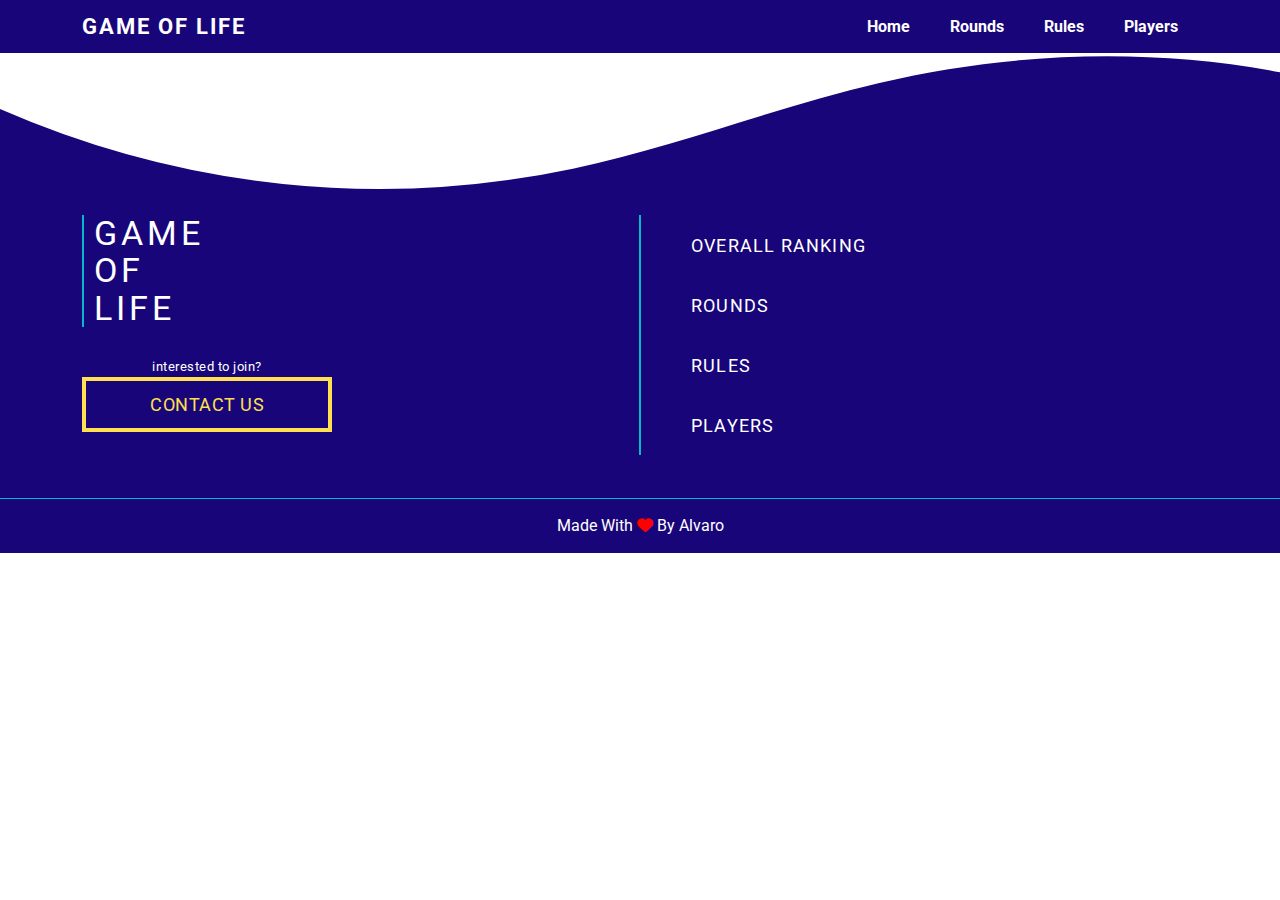
<file: all-news.html>
<html lang="en">
<head>
    <meta charset="UTF-8">
    <meta name="author" content="abdenoor alvaro">
    <meta name="description" content="game of life is a self development game and the this page is the overall ranking of the players">
    <meta name="viewport" content="width=device-width, initial-scale=1.0">
    <title>Game Of Life (All News)</title> 
    <meta property="og:title" content="Game Of Life (Overall Ranking)" />
    <meta property="og:type" content="website" />
    <meta property="og:url" content="https://abdenoor-alvaro.github.io/Game-Of-Life/" />
    <meta property="og:image" content="images/self-development-cover-image.png" />
    <meta property="og:description" content="a self development game that you can play in the real world with your friends" />
    <meta property="og:locale" content="ar_DZ" />
    <link rel="icon"  href="images/personal-development-improvement-rgb-color-icon-vector-35811432.jpg" />

    <link rel="stylesheet" href="css/all.min.css">
    <link rel="stylesheet" href="css/bootstrap.min.css">
    <link rel="stylesheet" href="css/game.css">

    <link rel="preconnect" href="https://fonts.googleapis.com">
    <link rel="preconnect" href="https://fonts.gstatic.com" crossorigin>
    <link href="https://fonts.googleapis.com/css2?family=Cairo:wght@200;300;500;700&family=Gantari:wght@100;300;500;700&family=Open+Sans:wght@300;500&family=Poppins:wght@400;500;700;900&family=Roboto:wght@100;300;500&family=Work+Sans:wght@200;300;400;500;600;700;800&display=swap" rel="stylesheet">

    <link rel="preconnect" href="https://fonts.googleapis.com">
    <link rel="preconnect" href="https://fonts.gstatic.com" crossorigin>
    <link href="https://fonts.googleapis.com/css2?family=Open+Sans:wght@300;500&family=Poppins:wght@400;500;700;900&family=Roboto:wght@100;300;500&family=Work+Sans:wght@200;300;400;500;600;700;800&display=swap" rel="stylesheet">

    <!-- Hotjar Tracking Code for Game Of LIfe -->
    <script>
        (function(h,o,t,j,a,r){
            h.hj=h.hj||function(){(h.hj.q=h.hj.q||[]).push(arguments)};
            h._hjSettings={hjid:3811127,hjsv:6};
            a=o.getElementsByTagName('head')[0];
            r=o.createElement('script');r.async=1;
            r.src=t+h._hjSettings.hjid+j+h._hjSettings.hjsv;
            a.appendChild(r);
        })(window,document,'https://static.hotjar.com/c/hotjar-','.js?sv=');
    </script>

    <!-- Google tag (gtag.js) -->
    <script async src="https://www.googletagmanager.com/gtag/js?id=G-179Q2RHPEK"></script>
    <script>
    window.dataLayer = window.dataLayer || [];
    function gtag(){dataLayer.push(arguments);}
    gtag('js', new Date());

    gtag('config', 'G-179Q2RHPEK');
    </script>
</head>
<body>
    <!-- Start Header -->
    <!-- person 1 -->
    <!-- no Person -->
    
    <header>
        <div class="container">
            <div class="logo"><a href="index.html">GAME OF LIFE</a></div>
            <input type="checkbox" id="burger">
            <label class="burger" for="burger" onclick="disableScrolling()">
                <span></span>
                <span></span>
                <span></span>
            </label>
            <ul>
                <li><a href="index.html">Home</a></li>
                <li><a href="rounds.html">Rounds</a></li>
                <li><a href="rules.html">Rules</a></li>
                <li><a href="players.html">Players</a></li>
            </ul>
        </div>
    </header>
    <!-- End Header -->
    <div class="news-content">
        
    </div>
    <footer>
        
    </footer>
    <script src="main.js"></script>
</body>

</html>
</file>
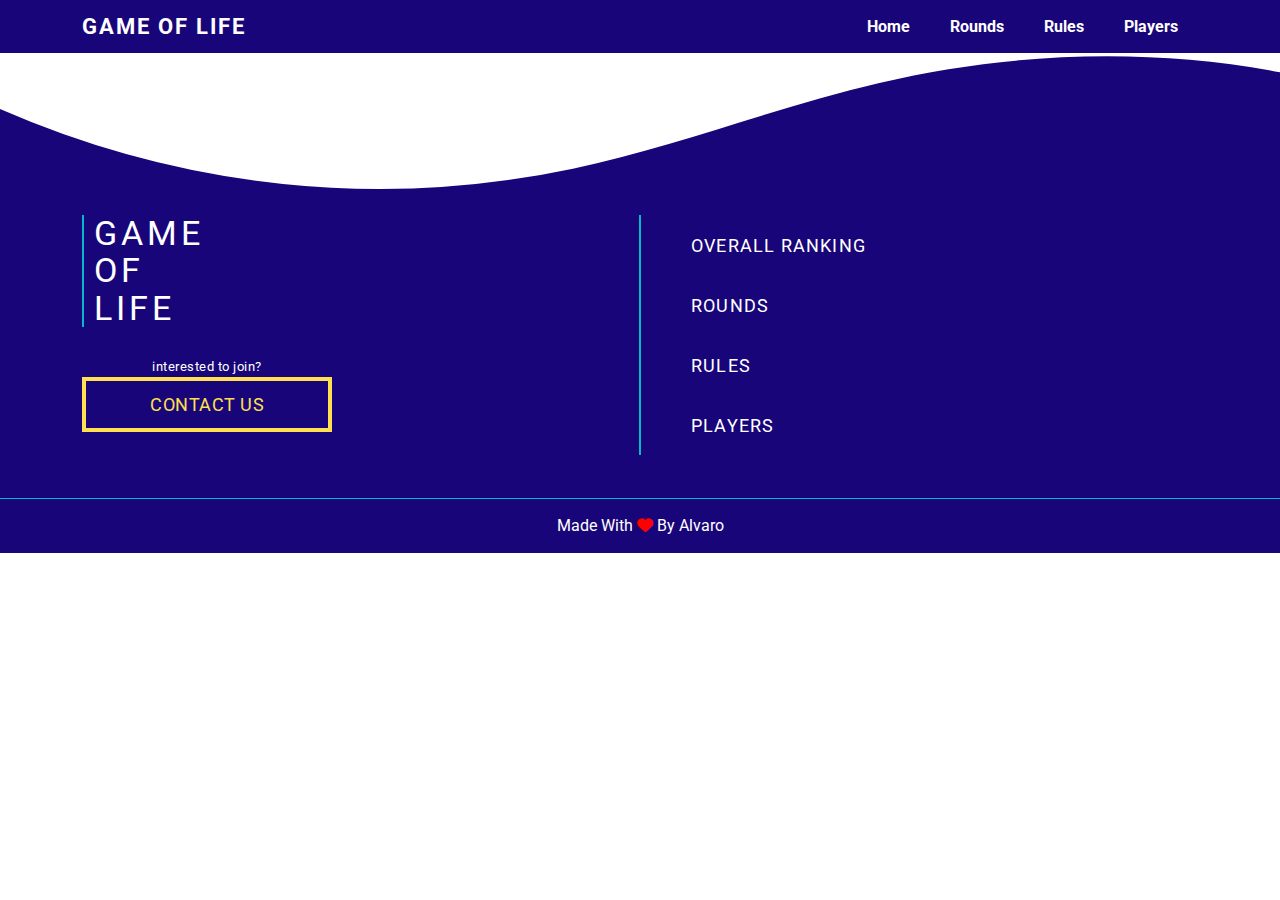
<file: news-generate.html>
<html lang="en">
<head>
    <meta charset="UTF-8">
    <meta name="author" content="abdenoor alvaro">
    <meta name="description" content="game of life is a self development game and the this page is the overall ranking of the players">
    <meta name="viewport" content="width=device-width, initial-scale=1.0">
    <title>Game Of Life (News)</title> 
    <meta property="og:title" content="Game Of Life (Overall Ranking)" />
    <meta property="og:type" content="website" />
    <meta property="og:url" content="https://abdenoor-alvaro.github.io/Game-Of-Life/" />
    <meta property="og:image" content="images/self-development-cover-image.png" />
    <meta property="og:description" content="a self development game that you can play in the real world with your friends" />
    <meta property="og:locale" content="ar_DZ" />
    <link rel="icon"  href="images/personal-development-improvement-rgb-color-icon-vector-35811432.jpg" />

    <link rel="stylesheet" href="css/all.min.css">
    <link rel="stylesheet" href="css/bootstrap.min.css">
    <link rel="stylesheet" href="css/game.css">

    <link rel="preconnect" href="https://fonts.googleapis.com">
    <link rel="preconnect" href="https://fonts.gstatic.com" crossorigin>
    <link href="https://fonts.googleapis.com/css2?family=Cairo:wght@200;300;500;700&family=Gantari:wght@100;300;500;700&family=Open+Sans:wght@300;500&family=Poppins:wght@400;500;700;900&family=Roboto:wght@100;300;500&family=Work+Sans:wght@200;300;400;500;600;700;800&display=swap" rel="stylesheet">

    <link rel="preconnect" href="https://fonts.googleapis.com">
    <link rel="preconnect" href="https://fonts.gstatic.com" crossorigin>
    <link href="https://fonts.googleapis.com/css2?family=Open+Sans:wght@300;500&family=Poppins:wght@400;500;700;900&family=Roboto:wght@100;300;500&family=Work+Sans:wght@200;300;400;500;600;700;800&display=swap" rel="stylesheet">

    <!-- Hotjar Tracking Code for Game Of LIfe -->
    <script>
        (function(h,o,t,j,a,r){
            h.hj=h.hj||function(){(h.hj.q=h.hj.q||[]).push(arguments)};
            h._hjSettings={hjid:3811127,hjsv:6};
            a=o.getElementsByTagName('head')[0];
            r=o.createElement('script');r.async=1;
            r.src=t+h._hjSettings.hjid+j+h._hjSettings.hjsv;
            a.appendChild(r);
        })(window,document,'https://static.hotjar.com/c/hotjar-','.js?sv=');
    </script>

    <!-- Google tag (gtag.js) -->
    <script async src="https://www.googletagmanager.com/gtag/js?id=G-179Q2RHPEK"></script>
    <script>
    window.dataLayer = window.dataLayer || [];
    function gtag(){dataLayer.push(arguments);}
    gtag('js', new Date());

    gtag('config', 'G-179Q2RHPEK');
    </script>
</head>
<body>
    <!-- Start Header -->
    <!-- person 1 -->
    <!-- no Person -->
    
    <header>
        <div class="container">
            <div class="logo"><a href="index.html">GAME OF LIFE</a></div>
            <input type="checkbox" id="burger">
            <label class="burger" for="burger" onclick="disableScrolling()">
                <span></span>
                <span></span>
                <span></span>
            </label>
            <ul>
                <li><a href="index.html">Home</a></li>
                <li><a href="rounds.html">Rounds</a></li>
                <li><a href="rules.html">Rules</a></li>
                <li><a href="players.html">Players</a></li>
            </ul>
        </div>
    </header>
    <!-- End Header -->
    <div class="news-generate-content"></div>
    <footer>
        
    </footer>
    <script src="main.js"></script>
</body>
</html>
</file>
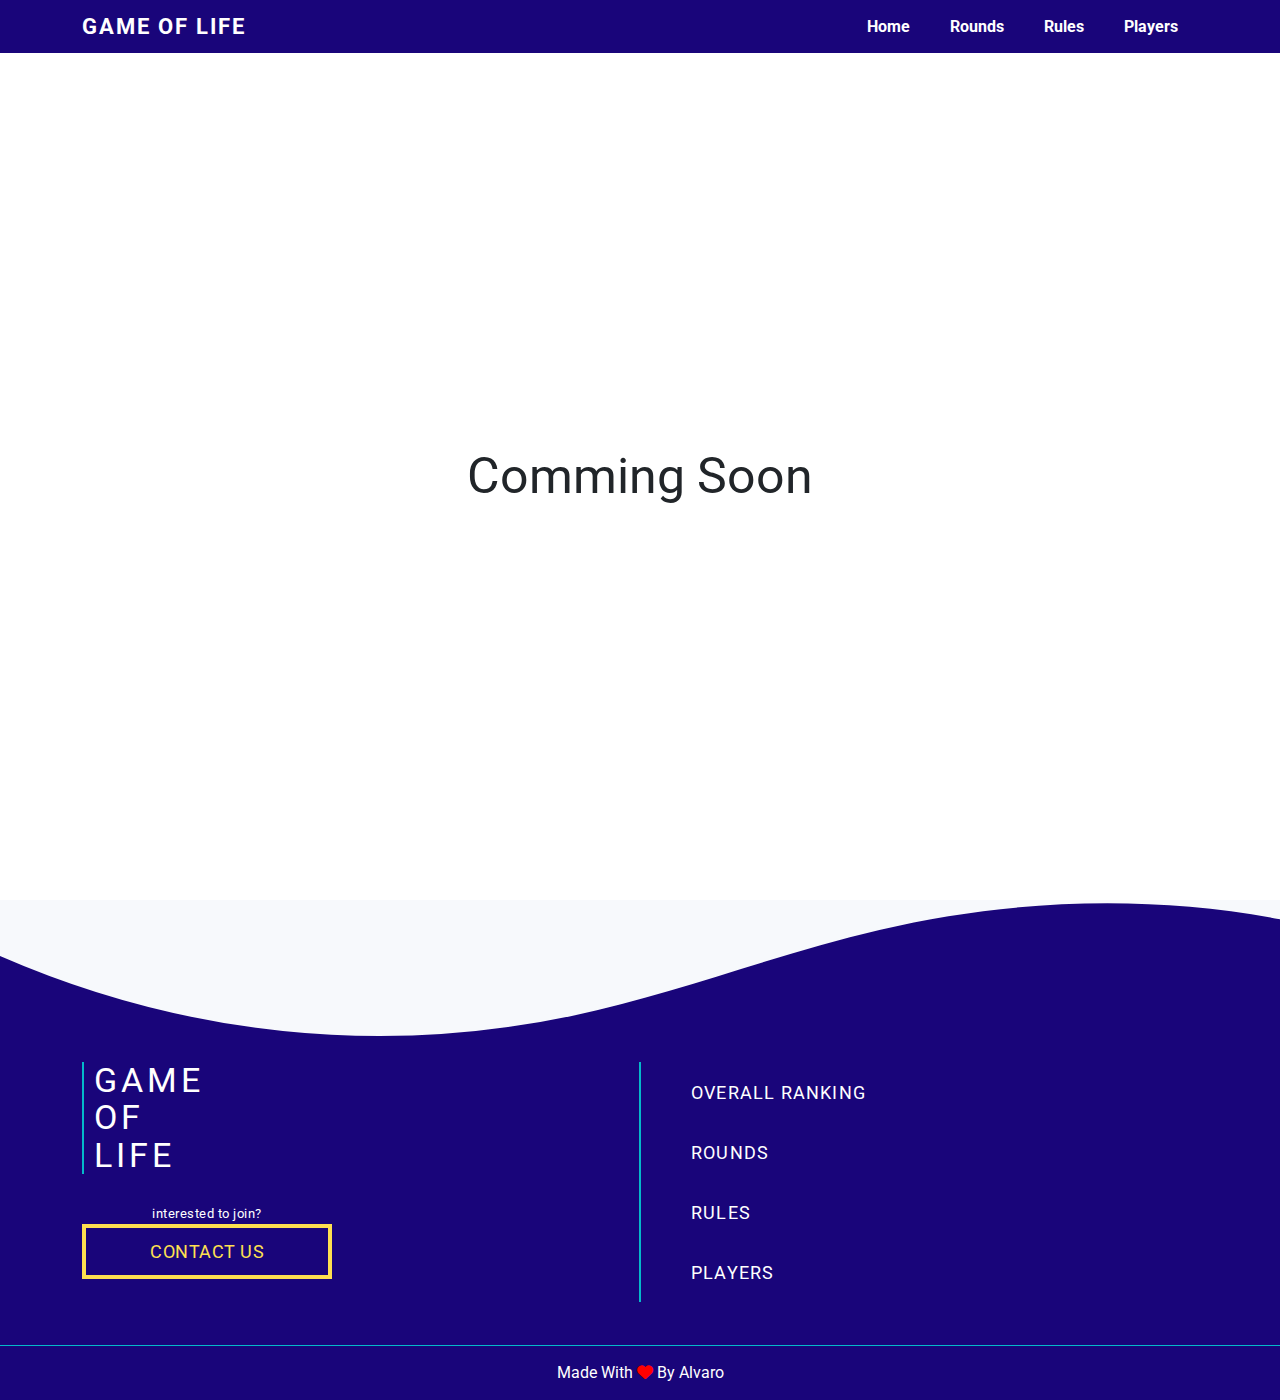
<file: players.html>
<html lang="en">
<head>
    <meta charset="UTF-8">
    <meta name="viewport" content="width=device-width, initial-scale=1.0">
    <title>Game Of Life</title>
    <link rel="stylesheet" href="css/all.min.css">
    <link rel="stylesheet" href="css/bootstrap.min.css">
    <link rel="stylesheet" href="css/game.css">

    <link rel="preconnect" href="https://fonts.googleapis.com">
    <link rel="preconnect" href="https://fonts.gstatic.com" crossorigin>
    <link href="https://fonts.googleapis.com/css2?family=Open+Sans:wght@300;500&family=Poppins:wght@400;500;700;900&family=Roboto:wght@100;300;500&family=Work+Sans:wght@200;300;400;500;600;700;800&display=swap" rel="stylesheet">

    <!-- Hotjar Tracking Code for Game Of LIfe -->
    <script>
        (function(h,o,t,j,a,r){
            h.hj=h.hj||function(){(h.hj.q=h.hj.q||[]).push(arguments)};
            h._hjSettings={hjid:3811127,hjsv:6};
            a=o.getElementsByTagName('head')[0];
            r=o.createElement('script');r.async=1;
            r.src=t+h._hjSettings.hjid+j+h._hjSettings.hjsv;
            a.appendChild(r);
        })(window,document,'https://static.hotjar.com/c/hotjar-','.js?sv=');
    </script>

    <!-- Google tag (gtag.js) -->
    <script async src="https://www.googletagmanager.com/gtag/js?id=G-179Q2RHPEK"></script>
    <script>
    window.dataLayer = window.dataLayer || [];
    function gtag(){dataLayer.push(arguments);}
    gtag('js', new Date());

    gtag('config', 'G-179Q2RHPEK');
    </script>
</head>
<body>
    <!-- Start Header -->
    <header>
        <div class="container">
            <div class="logo"><a href="index.html" onclick="disableScrolling()">GAME OF LIFE</a></div>
            <input type="checkbox" id="burger">
            <label class="burger" for="burger">
                <span></span>
                <span></span>
                <span></span>
            </label>
            <ul>
                <li><a href="index.html">Home</a></li>
                <li><a href="rounds.html">Rounds</a></li>
                <li><a href="rules.html">Rules</a></li>
                <li><a href="players.html">Players</a></li>
            </ul>
        </div>
    </header>
    <!-- End Header -->
    <div class="players-content">
        <div class="comming-soon">Comming Soon</div>
    </div> 
    <footer>
        
    </footer>
    <script src="js/bootstrap.bundle.min.js"></script>
    <script src="main.js"></script>
</body>
</html>
</file>
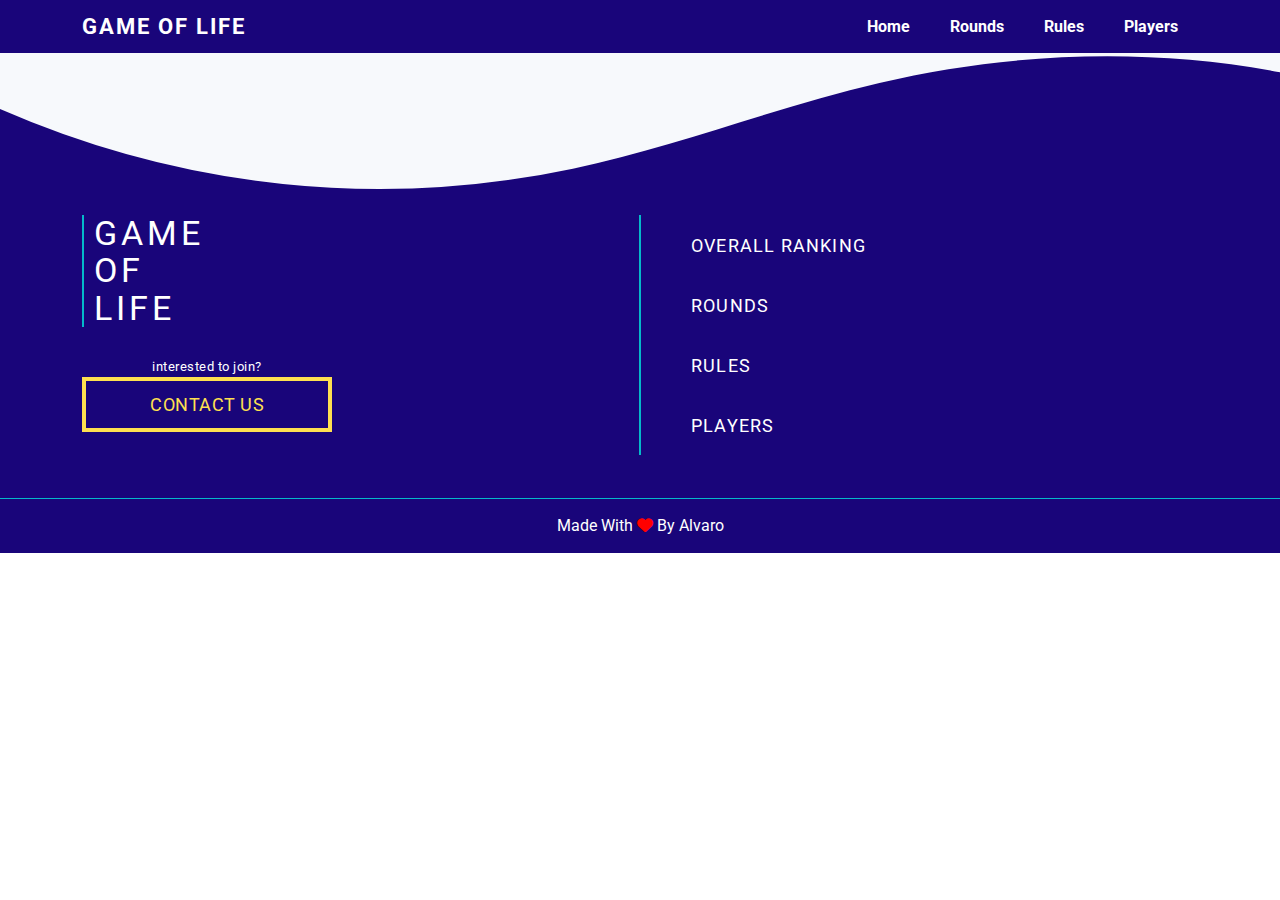
<file: rounds.html>
<html lang="en">
<head>
    <meta charset="UTF-8">
    <meta name="viewport" content="width=device-width, initial-scale=1.0">
    <title>Rounds</title>
    <meta property="og:title" content="Game Of Life (Rounds)" />
    <meta property="og:type" content="website" />
    <meta property="og:url" content="https://abdenoor-alvaro.github.io/Game-Of-Life/" />
    <meta property="og:image" content="images/self-development-cover-image.png" />
    <meta property="og:description" content="a self development game that you can play in the real world with your friends" />
    <meta property="og:locale" content="ar_DZ" />
    <link rel="icon"  href="images/personal-development-improvement-rgb-color-icon-vector-35811432.jpg" />

    <link rel="stylesheet" href="css/all.min.css">
    <link rel="stylesheet" href="css/bootstrap.min.css">
    <link rel="stylesheet" href="css/game.css">

    <link rel="preconnect" href="https://fonts.googleapis.com">
    <link rel="preconnect" href="https://fonts.gstatic.com" crossorigin>
    <link href="https://fonts.googleapis.com/css2?family=Open+Sans:wght@300;500&family=Poppins:wght@400;500;700;900&family=Roboto:wght@100;300;500&family=Work+Sans:wght@200;300;400;500;600;700;800&display=swap" rel="stylesheet">

    <!-- Hotjar Tracking Code for Game Of LIfe -->
    <script>
        (function(h,o,t,j,a,r){
            h.hj=h.hj||function(){(h.hj.q=h.hj.q||[]).push(arguments)};
            h._hjSettings={hjid:3811127,hjsv:6};
            a=o.getElementsByTagName('head')[0];
            r=o.createElement('script');r.async=1;
            r.src=t+h._hjSettings.hjid+j+h._hjSettings.hjsv;
            a.appendChild(r);
        })(window,document,'https://static.hotjar.com/c/hotjar-','.js?sv=');
    </script>
    
    <!-- Google tag (gtag.js) -->
    <script async src="https://www.googletagmanager.com/gtag/js?id=G-179Q2RHPEK"></script>
    <script>
    window.dataLayer = window.dataLayer || [];
    function gtag(){dataLayer.push(arguments);}
    gtag('js', new Date());

    gtag('config', 'G-179Q2RHPEK');
    </script>
</head>
<body>
    <!-- Start Header -->
    <header>
        <div class="container">
            <div class="logo"><a href="index.html" onclick="disableScrolling()">GAME OF LIFE</a></div>
            <input type="checkbox" id="burger">
            <label class="burger" for="burger">
                <span></span>
                <span></span>
                <span></span>
            </label>
            <ul>
                <li><a href="index.html">Home</a></li>
                <li><a href="rounds.html">Rounds</a></li>
                <li><a href="rules.html">Rules</a></li>
                <li><a href="players.html">Players</a></li>
            </ul>
        </div>
    </header>
    <!-- End Header -->
    <div class="rounds-content">
        
    </div> 
    <footer>
        
    </footer>
    <script src="js/bootstrap.bundle.min.js"></script>
    <script src="main.js"></script>
</body>
</html>
</file>
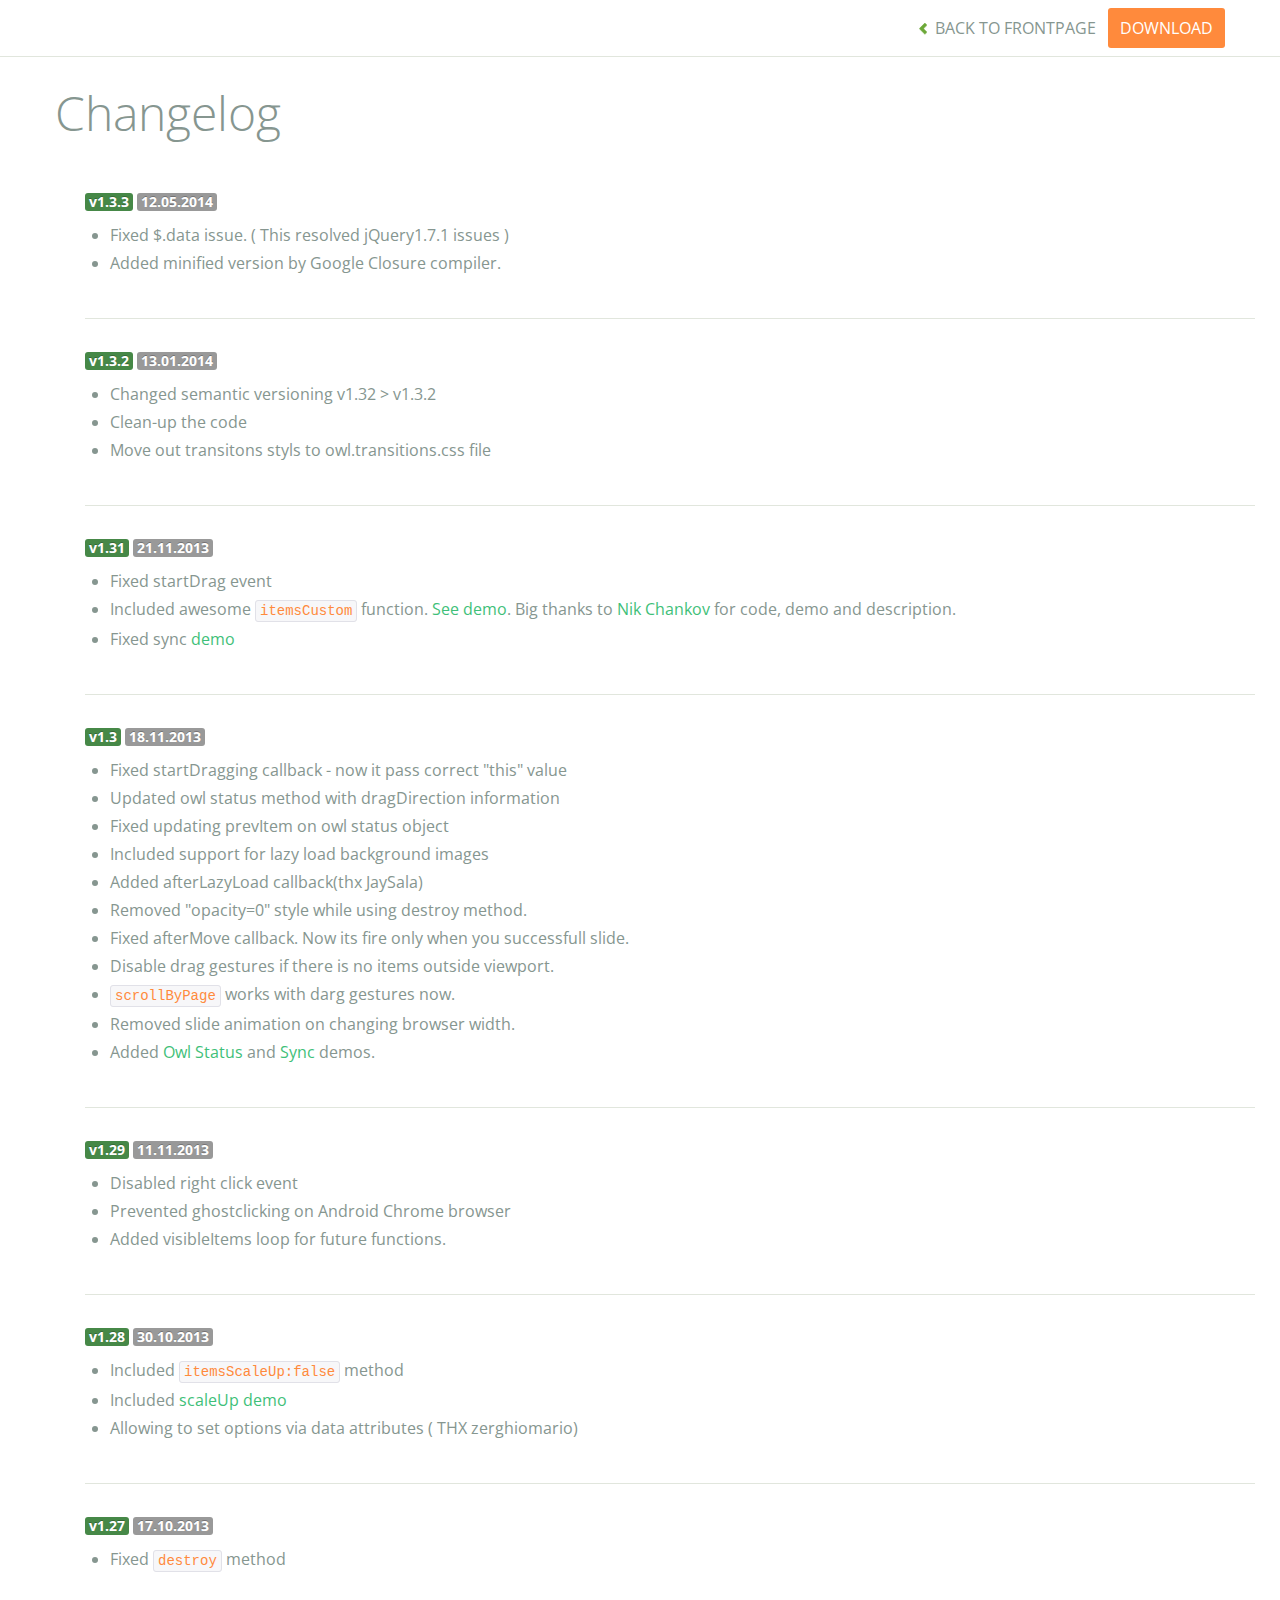
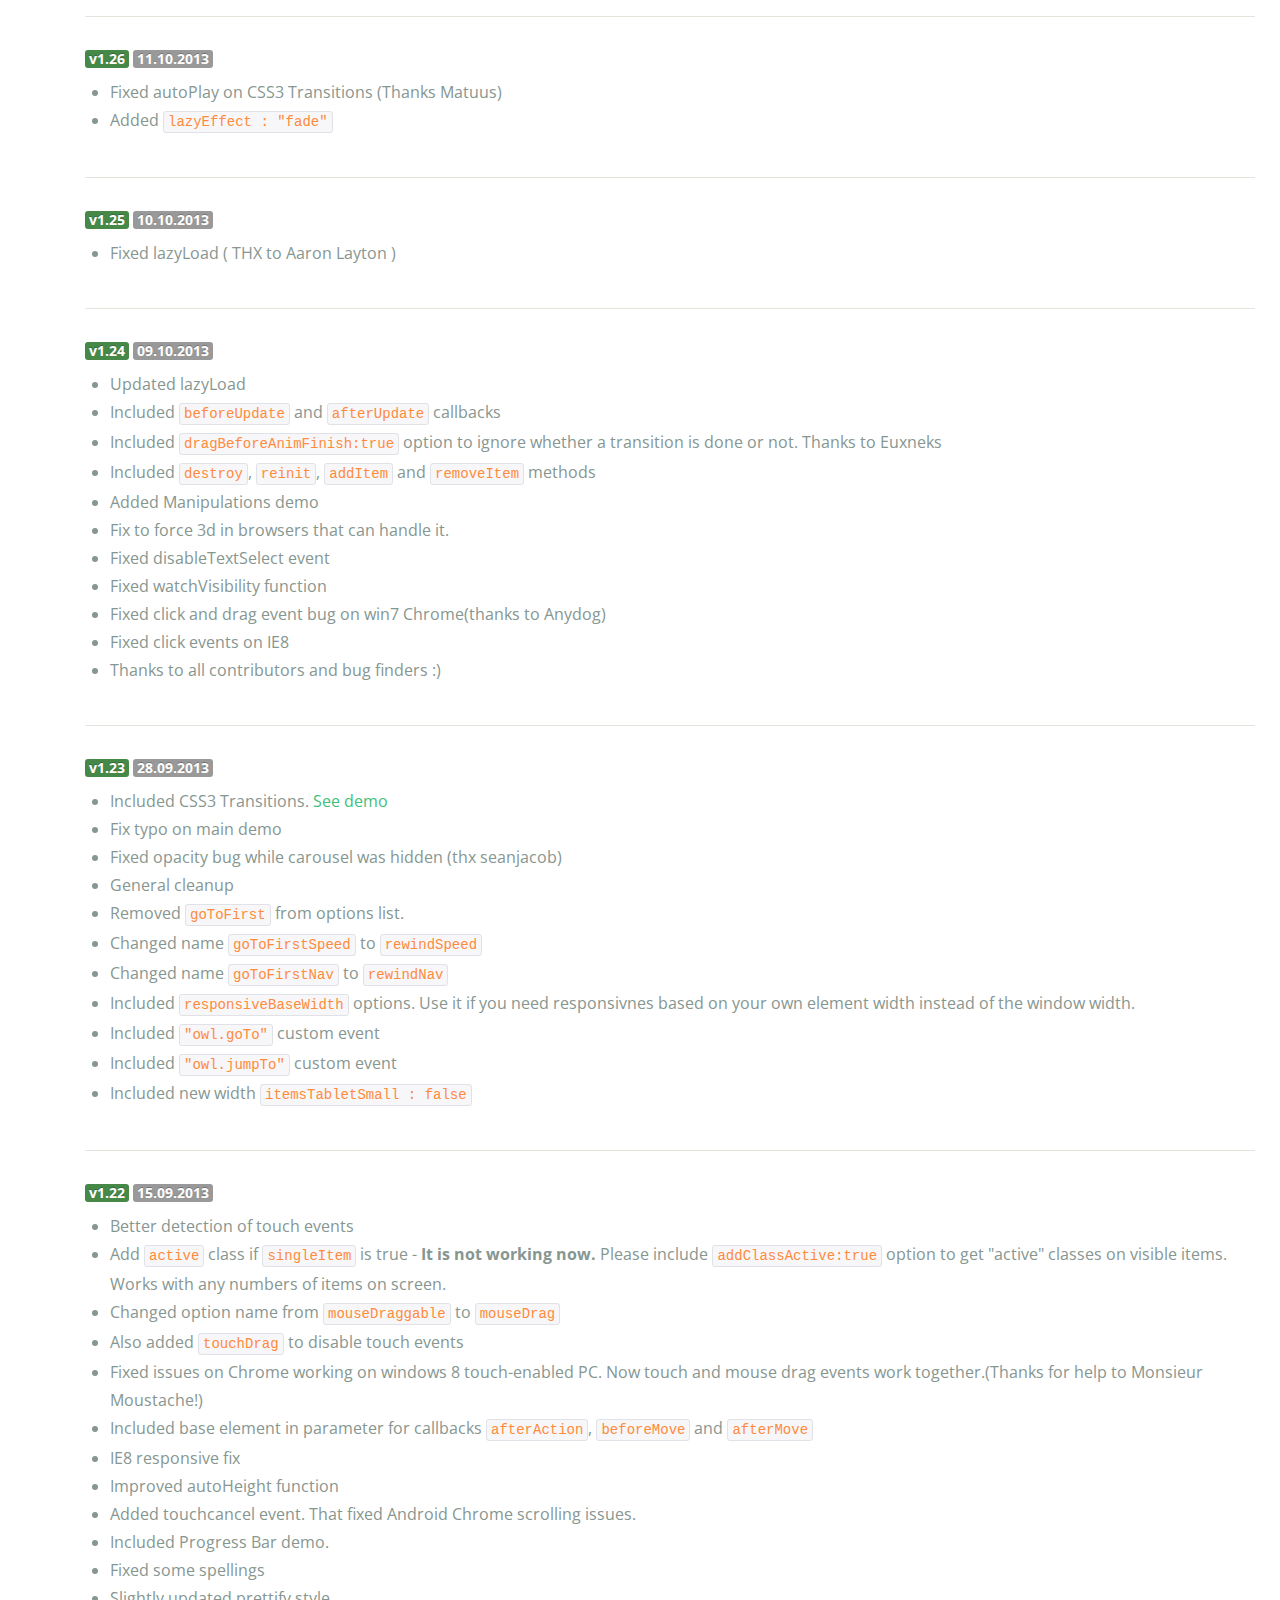
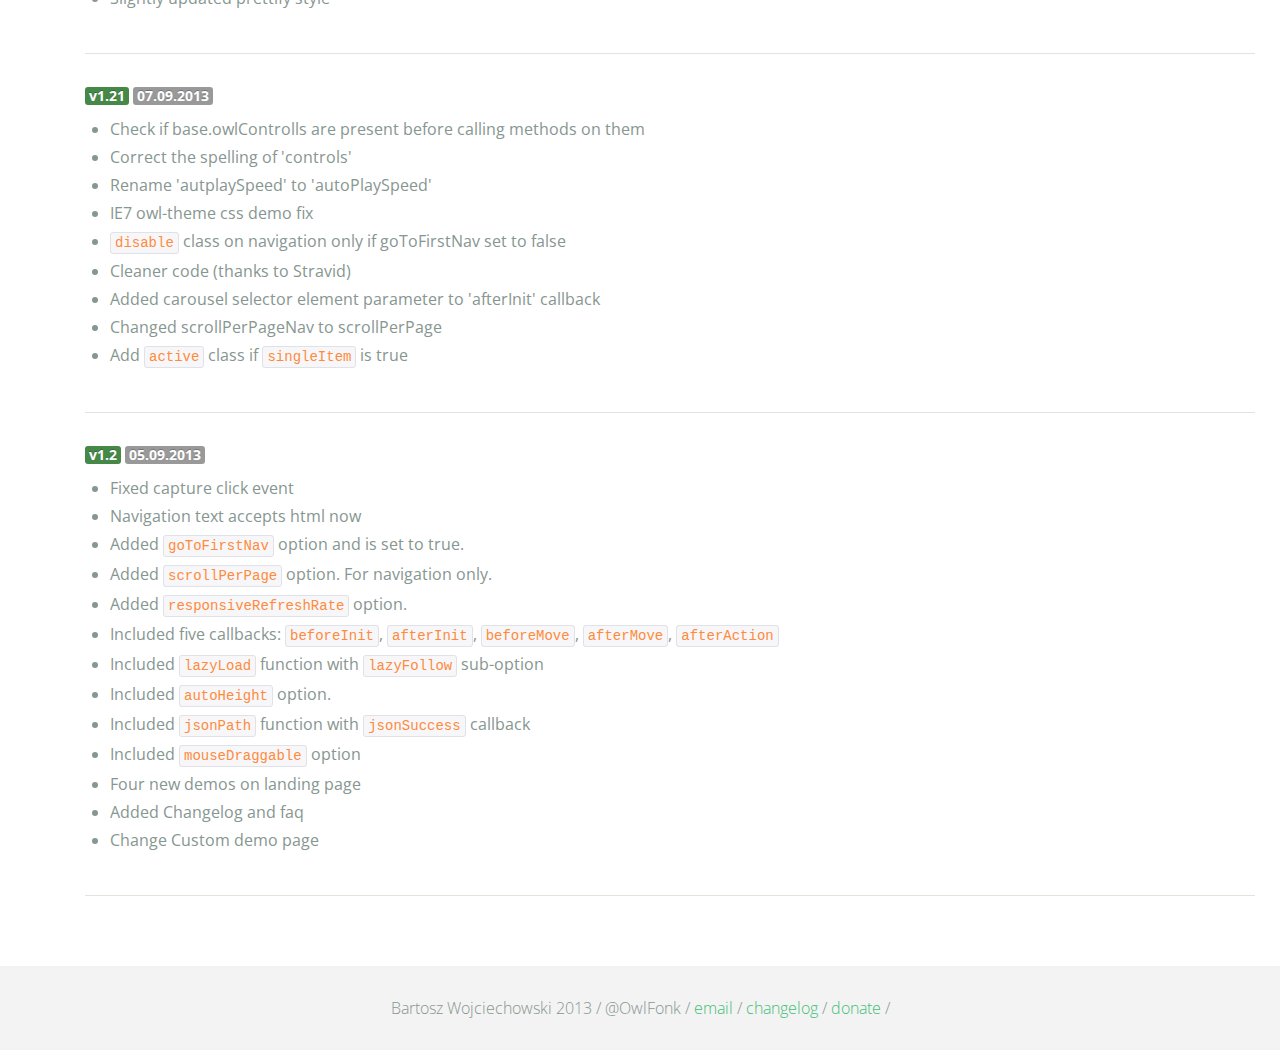
<file: Powerful-Customizable-jQuery-Carousel-Slider-OWL-Carousel/changelog.html>
<!DOCTYPE html>
<html lang="en">
  <head>
    <meta charset="utf-8">
    <title>Owl Carousel - Changelog</title>
    <meta name="viewport" content="width=device-width, initial-scale=1.0">
    <meta name="description" content="jQuery Responsive Carousel - Owl Carusel">
    <meta name="author" content="Bartosz Wojciechowski">

    <link href='http://fonts.googleapis.com/css?family=Open+Sans:400italic,400,300,600,700' rel='stylesheet' type='text/css'>
    <link href="assets/css/bootstrapTheme.css" rel="stylesheet">
    <link href="assets/css/custom.css" rel="stylesheet">

    <!-- Owl Carousel Assets -->
    <link href="owl-carousel/owl.carousel.css" rel="stylesheet">
    <link href="owl-carousel/owl.theme.css" rel="stylesheet">

    <!-- Prettify -->
    <link href="assets/js/google-code-prettify/prettify.css" rel="stylesheet">
	

    <!-- Le fav and touch icons -->
    <link rel="apple-touch-icon-precomposed" sizes="144x144" href="assets/ico/apple-touch-icon-144-precomposed.png">
    <link rel="apple-touch-icon-precomposed" sizes="114x114" href="assets/ico/apple-touch-icon-114-precomposed.png">
      <link rel="apple-touch-icon-precomposed" sizes="72x72" href="assets/ico/apple-touch-icon-72-precomposed.png">
                    <link rel="apple-touch-icon-precomposed" href="assets/ico/apple-touch-icon-57-precomposed.png">
                                   <link rel="shortcut icon" href="assets/ico/favicon.png">
  </head>
  <body>

      <div id="top-nav" class="navbar navbar-fixed-top">
        <div class="navbar-inner">
          <div class="container">
            <button type="button" class="btn btn-navbar" data-toggle="collapse" data-target=".nav-collapse">
            <span class="icon-bar"></span>
            <span class="icon-bar"></span>
            <span class="icon-bar"></span>
          </button>
            <div class="nav-collapse collapse">
            <ul class="nav pull-right">
              <li><a href="index.html"><i class="icon-chevron-left"></i> Back to Frontpage</a></li>
              <li><a href="owl.carousel.zip" class="download download-on" data-spy="affix" data-offset-top="450">Download</a></li>
            </ul>
            <ul class="nav pull-left">
              
            </ul>
            </div>
          </div>
        </div>
      </div>

    <div id="changelog" class="container">
      <div class="row">
        <div class="span12">
          <h1>Changelog</h1>
          
          <div class="span12 log">
          <span class="label label-success">v1.3.3</span> <span class="label">12.05.2014</span>
            <ul>
              <li>Fixed $.data issue. ( This resolved jQuery1.7.1 issues )</li>
              <li>Added minified version by Google Closure compiler.</li>
            </ul>
          </div>

          <div class="span12 log">
          <span class="label label-success">v1.3.2</span> <span class="label">13.01.2014</span>
            <ul>
              <li>Changed semantic versioning v1.32 > v1.3.2</li>
              <li>Clean-up the code</li>
              <li>Move out transitons styls to owl.transitions.css file</li>             

            </ul>
          </div>

          <div class="span12 log">
          <span class="label label-success">v1.31</span> <span class="label">21.11.2013</span>
            <ul>
              <li>Fixed startDrag event</li>
              <li>Included awesome <code>itemsCustom</code> function. <a href="demos/itemsCustom.html">See demo</a>. Big thanks to <a href="https://github.com/nchankov">Nik Chankov</a> for code, demo and description.</li>
              <li>Fixed sync <a href="demos/sync.html">demo</a></li>
            </ul>
          </div>

          <div class="span12 log">
          <span class="label label-success">v1.3</span> <span class="label">18.11.2013</span>
            <ul>
              <li>Fixed startDragging callback - now it pass correct "this" value</li>
              <li>Updated owl status method with dragDirection information</li>
              <li>Fixed updating prevItem on owl status object</li>
              <li>Included support for lazy load background images</li>
              <li>Added afterLazyLoad callback(thx JaySala)</li>
              <li>Removed "opacity=0" style while using destroy method.</li>
              <li>Fixed afterMove callback. Now its fire only when you successfull slide.</li>
              <li>Disable drag gestures if there is no items outside viewport.</li>
              <li><code>scrollByPage</code> works with darg gestures now. </li>
              <li>Removed slide animation on changing browser width.</li>
              <li>Added <a href="demos/owlStatus.html">Owl Status</a> and <a href="demos/sync.html">Sync</a> demos.</li>
            </ul>
          </div>

          <div class="span12 log">
          <span class="label label-success">v1.29</span> <span class="label">11.11.2013</span>
            <ul>
              <li>Disabled right click event</li>
              <li>Prevented ghostclicking on Android Chrome browser</li>
              <li>Added visibleItems loop for future functions.</li>
            </ul>
          </div>

          <div class="span12 log">
          <span class="label label-success">v1.28</span> <span class="label">30.10.2013</span>
            <ul>
              <li>Included <code>itemsScaleUp:false</code> method</li>
              <li>Included <a href="demos/scaleup.html">scaleUp demo</a></li>
              <li>Allowing to set options via data attributes ( THX zerghiomario)</li>
            </ul>
          </div>

          <div class="span12 log">
          <span class="label label-success">v1.27</span> <span class="label">17.10.2013</span>
            <ul>
              <li>Fixed <code>destroy</code> method</li>
            </ul>
          </div>

          <div class="span12 log">
          <span class="label label-success">v1.26</span> <span class="label">11.10.2013</span>
            <ul>
              <li>Fixed autoPlay on CSS3 Transitions (Thanks Matuus)</li>
              <li>Added <code>lazyEffect : "fade"</code></li>
            </ul>
          </div>

          <div class="span12 log">
          <span class="label label-success">v1.25</span> <span class="label">10.10.2013</span>
            <ul>
              <li>Fixed lazyLoad ( THX to Aaron Layton )</li>
            </ul>
          </div>


          <div class="span12 log">
          <span class="label label-success">v1.24</span> <span class="label">09.10.2013</span>
            <ul>
              <li>Updated lazyLoad</li>
              <li>Included <code>beforeUpdate</code> and <code>afterUpdate</code> callbacks</li>
              <li>Included <code>dragBeforeAnimFinish:true</code> option to ignore whether a transition is done or not. Thanks to Euxneks</li>
              <li>Included <code>destroy</code>, <code>reinit</code>, <code>addItem</code> and <code>removeItem</code> methods</li>
              <li>Added Manipulations demo</li>
              <li>Fix to force 3d in browsers that can handle it.</li>
              <li>Fixed disableTextSelect event</li>
              <li>Fixed watchVisibility function</li>
              <li>Fixed click and drag event bug on win7 Chrome(thanks to Anydog)</li>
              <li>Fixed click events on IE8</li>
              <li>Thanks to all contributors and bug finders :)</li>
            </ul>
          </div>

          <div class="span12 log">
          <span class="label label-success">v1.23</span> <span class="label">28.09.2013</span>
            <ul>
              <li>Included CSS3 Transitions. <a href="demos/transitions.html">See demo</a></li>
              <li>Fix typo on main demo</li>
              <li>Fixed opacity bug while carousel was hidden (thx seanjacob)</li>
              <li>General cleanup</li>
              <li>Removed <code>goToFirst</code> from options list.</li>
              <li>Changed name <code>goToFirstSpeed</code> to <code>rewindSpeed</code></li>
              <li>Changed name <code>goToFirstNav</code> to <code>rewindNav</code></li>
              <li>Included <code>responsiveBaseWidth</code> options. Use it if you need responsivnes based on your own element width instead of the window width.</li>
              <li>Included <code>"owl.goTo"</code> custom event</li>
              <li>Included <code>"owl.jumpTo"</code> custom event</li>
              <li>Included new width <code>itemsTabletSmall : false</code></li>
            </ul>
          </div>

          <div class="span12 log">
          <span class="label label-success">v1.22</span> <span class="label">15.09.2013</span>
            <ul>
              <li>Better detection of touch events</li>
              <li>Add <code>active</code> class if <code>singleItem</code> is true - <b>It is not working now.</b> Please include <code>addClassActive:true</code> option to get "active" classes on visible items. Works with any numbers of items on screen.</li>
              <li>Changed option name from <code>mouseDraggable</code> to <code>mouseDrag</code></li>
              <li>Also added <code>touchDrag</code> to disable touch events</li>
              <li>Fixed issues on Chrome working on windows 8 touch-enabled PC. Now touch and mouse drag events work together.(Thanks for help to Monsieur Moustache!)</li>
              <li>Included base element in parameter for callbacks <code>afterAction</code>, <code>beforeMove</code> and <code>afterMove</code></li>
              <li>IE8 responsive fix</li>
              <li>Improved autoHeight function</li>
              <li>Added touchcancel event. That fixed Android Chrome scrolling issues.</li>
              <li>Included Progress Bar demo.</li>
              <li>Fixed some spellings</li>
              <li>Slightly updated prettify style</li>
            </ul>
          </div>

          <div class="span12 log">
          <span class="label label-success">v1.21</span> <span class="label">07.09.2013</span>
            <ul>
              <li>Check if base.owlControlls are present before calling methods on them</li>
              <li>Correct the spelling of 'controls'</li>
              <li>Rename 'autplaySpeed' to 'autoPlaySpeed'</li>
              <li>IE7 owl-theme css demo fix</li>
              <li><code>disable</code> class on navigation only if goToFirstNav set to false</li>
              <li>Cleaner code (thanks to Stravid)</li>
              <li>Added carousel selector element parameter to 'afterInit' callback</li>
              <li>Changed scrollPerPageNav to scrollPerPage</li>
              <li>Add <code>active</code> class if <code>singleItem</code> is true</li>
            </ul>
          </div>
          <div class="span12 log">
          <span class="label label-success">v1.2</span> <span class="label">05.09.2013</span>
            <ul>
              <li>Fixed capture click event</li>
              <li>Navigation text accepts html now</li>
              <li>Added <code>goToFirstNav</code> option and is set to true.</li>
              <li>Added <code>scrollPerPage</code> option. For navigation only.</li>
              <li>Added <code>responsiveRefreshRate</code> option.</li>
              <li>Included five callbacks: <code>beforeInit</code>, <code>afterInit</code>, <code>beforeMove</code>, <code>afterMove</code>, <code>afterAction</code></li>
              <li>Included <code>lazyLoad</code> function with <code>lazyFollow</code> sub-option</li>
              <li>Included <code>autoHeight</code> option.</li>
              <li>Included <code>jsonPath</code> function with <code>jsonSuccess</code> callback</li>
              <li>Included <code>mouseDraggable</code> option</li>
              <li>Four new demos on landing page</li>
              <li>Added Changelog and faq</li>
              <li>Change Custom demo page</li>
            </ul>
          </div>
        </div>
      </div>
    </div>

    <div id="footer">
      <div class="container">
        <div class="row">
          <div class="span12">
            <h5>Bartosz Wojciechowski 2013 / @OwlFonk / 
            <a href="mailto:owl@owlgraphic.com?subject=Hey Owl!">email</a> / 
            <a href="changelog.html">changelog</a> /
            <a href="https://www.paypal.com/cgi-bin/webscr?cmd=_s-xclick&hosted_button_id=EFSGXZS7V2U9N">donate</a> / 
            </h5>
          </div>
        </div>
      </div>
    </div>


    <script src="assets/js/jquery-1.9.1.min.js"></script> 
    <script src="owl-carousel/owl.carousel.js"></script>

    <!-- Frontpage Demo -->
    <script>
    jQuery(document).ready(function($) {
      $("#owl-example").owlCarousel();
    });

    $("body").data("page", "frontpage");

    </script>
    <script src="assets/js/bootstrap-collapse.js"></script>
    <script src="assets/js/bootstrap-transition.js"></script>

    <script src="assets/js/google-code-prettify/prettify.js"></script>
	  <script src="assets/js/application.js"></script>

    <script>
    var owldomain = window.location.hostname.indexOf("owlgraphic");
    if(owldomain !== -1){
      (function(i,s,o,g,r,a,m){i['GoogleAnalyticsObject']=r;i[r]=i[r]||function(){
      (i[r].q=i[r].q||[]).push(arguments)},i[r].l=1*new Date();a=s.createElement(o),
      m=s.getElementsByTagName(o)[0];a.async=1;a.src=g;m.parentNode.insertBefore(a,m)
      })(window,document,'script','//www.google-analytics.com/analytics.js','ga');

      ga('create', 'UA-41541058-1', 'owlgraphic.com');
      ga('send', 'pageview');
    }

    </script>

  </body>
</html>
</file>
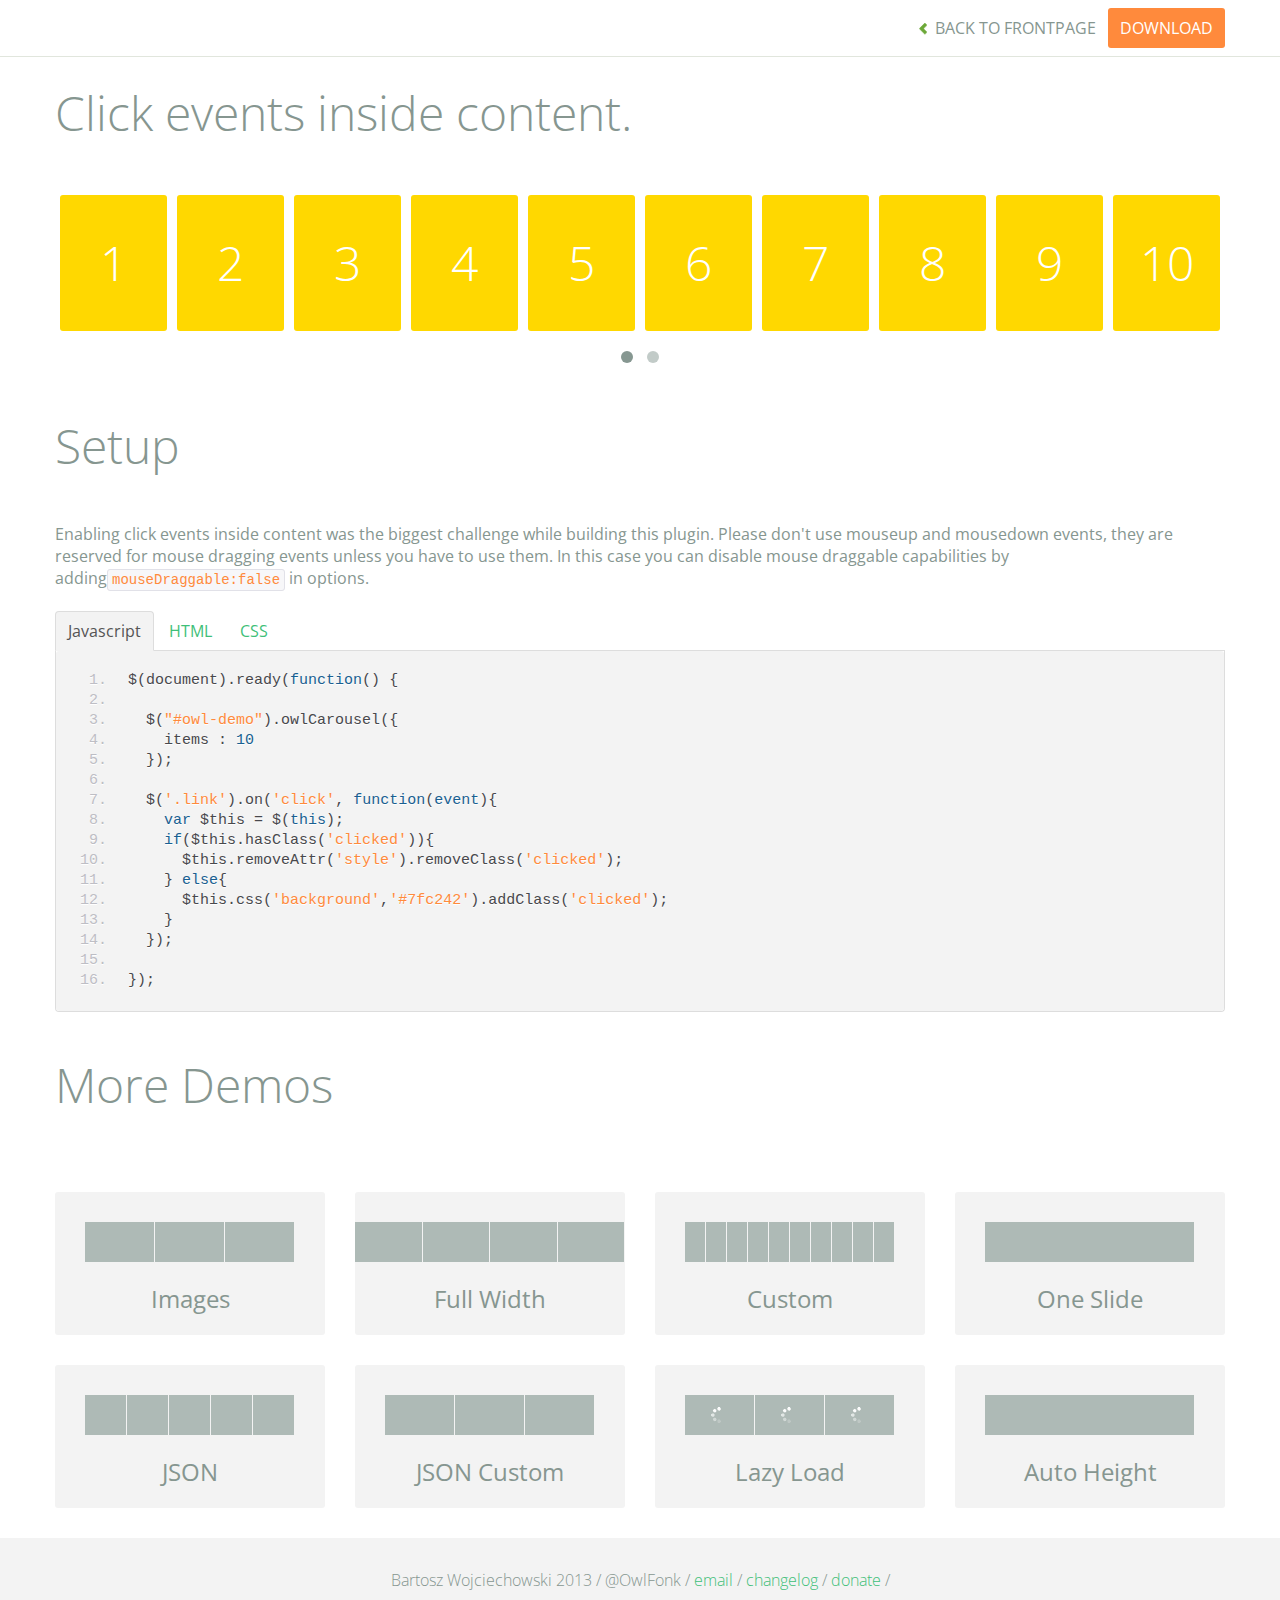
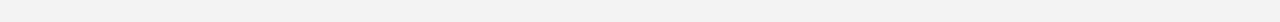
<file: Powerful-Customizable-jQuery-Carousel-Slider-OWL-Carousel/demos/click.html>
<!DOCTYPE html>
<html lang="en">
  <head>
    <meta charset="utf-8">
    <title>Owl Carousel - Click Event</title>
    <meta name="viewport" content="width=device-width, initial-scale=1.0">
    <meta name="description" content="jQuery Responsive Carousel - Owl Carusel">
    <meta name="author" content="Bartosz Wojciechowski">

    <link href='http://fonts.googleapis.com/css?family=Open+Sans:400italic,400,300,600,700' rel='stylesheet' type='text/css'>
    <link href="../assets/css/bootstrapTheme.css" rel="stylesheet">
    <link href="../assets/css/custom.css" rel="stylesheet">

    <!-- Owl Carousel Assets -->
    <link href="../owl-carousel/owl.carousel.css" rel="stylesheet">
    <link href="../owl-carousel/owl.theme.css" rel="stylesheet">

    <link href="../assets/js/google-code-prettify/prettify.css" rel="stylesheet">

    <!-- Le fav and touch icons -->
    <link rel="apple-touch-icon-precomposed" sizes="144x144" href="../assets/ico/apple-touch-icon-144-precomposed.png">
    <link rel="apple-touch-icon-precomposed" sizes="114x114" href="../assets/ico/apple-touch-icon-114-precomposed.png">
      <link rel="apple-touch-icon-precomposed" sizes="72x72" href="../assets/ico/apple-touch-icon-72-precomposed.png">
                    <link rel="apple-touch-icon-precomposed" href="../assets/ico/apple-touch-icon-57-precomposed.png">
                                   <link rel="shortcut icon" href="../assets/ico/favicon.png">
  </head>
  <body>

      <div id="top-nav" class="navbar navbar-fixed-top">
        <div class="navbar-inner">
          <div class="container">
            <button type="button" class="btn btn-navbar" data-toggle="collapse" data-target=".nav-collapse">
            <span class="icon-bar"></span>
            <span class="icon-bar"></span>
            <span class="icon-bar"></span>
          </button>
            <div class="nav-collapse collapse">
            <ul class="nav pull-right">
              <li><a href="../index.html"><i class="icon-chevron-left"></i> Back to Frontpage</a></li>
              <li><a href="../owl.carousel.zip" class="download download-on" data-spy="affix" data-offset-top="450">Download</a></li>
            </ul>
            <ul class="nav pull-left">
              
            </ul>
            </div>
          </div>
        </div>
      </div>
   
    <div id="title">
      <div class="container">
        <div class="row">
          <div class="span12">
            <h1>Click events inside content.</h1>
          </div>
        </div>
      </div>
    </div>

      <div id="demo">
        <div class="container">
          <div class="row">
            <div class="span12">

              <div id="owl-demo" class="owl-carousel">
                
                <a class="item link"><h1>1</h1></a>
                <a class="item link"><h1>2</h1></a>
                <a class="item link"><h1>3</h1></a>
                <a class="item link"><h1>4</h1></a>
                <a class="item link"><h1>5</h1></a>
                <a class="item link"><h1>6</h1></a>
                <a class="item link"><h1>7</h1></a>
                <a class="item link"><h1>8</h1></a>
                <a class="item link"><h1>9</h1></a>
                <a class="item link"><h1>10</h1></a>
                <a class="item link"><h1>11</h1></a>
                <a class="item link"><h1>12</h1></a>
                <a class="item link"><h1>13</h1></a>
                <a class="item link"><h1>14</h1></a>
                <a class="item link"><h1>15</h1></a>
                <a class="item link"><h1>16</h1></a>

              </div>
            </div>
          </div>
        </div>

    </div>

    <div id="example-info">
      <div class="container">
        <div class="row">
          <div class="span12">
            <h1>Setup</h1>
            <p>Enabling click events inside content was the biggest challenge while building this plugin. Please don't use mouseup and mousedown events, they are reserved for mouse dragging events unless you have to use them. In this case you can disable mouse draggable capabilities by adding<code>mouseDraggable:false</code> in options.
            </p>
            <ul class="nav nav-tabs" id="myTab">
              <li class="active"><a href="#javascript">Javascript</a></li>
              <li><a href="#HTML">HTML</a></li>
              <li><a href="#CSS">CSS</a></li>
            </ul>
             
            <div class="tab-content">

              <div class="tab-pane active" id="javascript">
<pre class="pre-show prettyprint linenums">
$(document).ready(function() {

  $("#owl-demo").owlCarousel({
    items : 10
  });

  $('.link').on('click', function(event){
    var $this = $(this);
    if($this.hasClass('clicked')){
      $this.removeAttr('style').removeClass('clicked');
    } else{
      $this.css('background','#7fc242').addClass('clicked');
    }
  });

})&#59;
</pre>

              </div>

              <div class="tab-pane" id="HTML">
<pre class="pre-show prettyprint linenums">
&lt;div id="owl-demo" class="owl-carousel"&gt;
  &lt;a class="item link"&gt;&lt;h1&gt;1&lt;/h1&gt;&lt;/a&gt;
  &lt;a class="item link"&gt;&lt;h1&gt;2&lt;/h1&gt;&lt;/a&gt;
  &lt;a class="item link"&gt;&lt;h1&gt;3&lt;/h1&gt;&lt;/a&gt;
  &lt;a class="item link"&gt;&lt;h1&gt;4&lt;/h1&gt;&lt;/a&gt;
  &lt;a class="item link"&gt;&lt;h1&gt;5&lt;/h1&gt;&lt;/a&gt;
  &lt;a class="item link"&gt;&lt;h1&gt;6&lt;/h1&gt;&lt;/a&gt;
  &lt;a class="item link"&gt;&lt;h1&gt;7&lt;/h1&gt;&lt;/a&gt;
  &lt;a class="item link"&gt;&lt;h1&gt;8&lt;/h1&gt;&lt;/a&gt;
  &lt;a class="item link"&gt;&lt;h1&gt;9&lt;/h1&gt;&lt;/a&gt;
  &lt;a class="item link"&gt;&lt;h1&gt;10&lt;/h1&gt;&lt;/a&gt;
  &lt;a class="item link"&gt;&lt;h1&gt;11&lt;/h1&gt;&lt;/a&gt;
  &lt;a class="item link"&gt;&lt;h1&gt;12&lt;/h1&gt;&lt;/a&gt;
  &lt;a class="item link"&gt;&lt;h1&gt;13&lt;/h1&gt;&lt;/a&gt;
  &lt;a class="item link"&gt;&lt;h1&gt;14&lt;/h1&gt;&lt;/a&gt;
  &lt;a class="item link"&gt;&lt;h1&gt;15&lt;/h1&gt;&lt;/a&gt;
  &lt;a class="item link"&gt;&lt;h1&gt;16&lt;/h1&gt;&lt;/a&gt;
&lt;/div&gt;
</pre>
              </div>

              <div class="tab-pane" id="CSS">
<pre class="pre-show prettyprint linenums">
#owl-demo .item{
  display: block;
  cursor: pointer;
  background: #ffd800;
  padding: 30px 0px;
  margin: 5px;
  color: #FFF;
  -webkit-border-radius: 3px;
  -moz-border-radius: 3px;
  border-radius: 3px;
  text-align: center;
  -webkit-tap-highlight-color: rgba(255, 255, 255, 0); 
}
#owl-demo .item:hover{
  background: #F2CD00;
}
</pre>
              </div>
            </div><!--End Tab Content-->

          </div>
        </div>
      </div>
    </div>

    <div id="more">
      <div class="container">

        <div class="row">
          <div class="span12">
            <h1>More Demos</h1>
          </div>
        </div>

        <div class="row demos-row">
          <div class="span3">
            <a href="images.html" class="demo-box">
              <div class="demo-wrapper demo-images clearfix">
                <div class="demo-slide"><div class="bg"></div></div>
                <div class="demo-slide"><div class="bg"></div></div>
                <div class="demo-slide"><div class="bg"></div></div>
              </div>
              <h3>Images</h3>
            </a>
          </div>

          <div class="span3">
            <a href="full.html" class="demo-box">
              <div class="demo-wrapper demo-full clearfix">
                <div class="demo-slide"><div class="bg"></div></div>
                <div class="demo-slide"><div class="bg"></div></div>
                <div class="demo-slide"><div class="bg"></div></div>
                <div class="demo-slide"><div class="bg"></div></div>
              </div>
              <h3>Full Width</h3>
            </a>
          </div>

          <div class="span3">
            <a href="custom.html" class="demo-box">
              <div class="demo-wrapper demo-custom clearfix">
                <div class="demo-slide"><div class="bg"></div></div>
                <div class="demo-slide"><div class="bg"></div></div>
                <div class="demo-slide"><div class="bg"></div></div>
                <div class="demo-slide"><div class="bg"></div></div>
                <div class="demo-slide"><div class="bg"></div></div>
                <div class="demo-slide"><div class="bg"></div></div>
                <div class="demo-slide"><div class="bg"></div></div>
                <div class="demo-slide"><div class="bg"></div></div>
                <div class="demo-slide"><div class="bg"></div></div>
                <div class="demo-slide"><div class="bg"></div></div>
              </div>
              <h3>Custom</h3>
            </a>
          </div>

          <div class="span3">
            <a href="one.html" class="demo-box">
              <div class="demo-wrapper demo-one clearfix">
                <div class="demo-slide"><div class="bg"></div></div>
              </div>
              <h3>One Slide</h3>
            </a>
          </div>

        </div>
        <div class="row demos-row">
          <div class="span3">
            <a href="json.html" class="demo-box">
              <div class="demo-wrapper demo-Json clearfix">
                <div class="demo-slide"><div class="bg"></div></div>
                <div class="demo-slide"><div class="bg"></div></div>
                <div class="demo-slide"><div class="bg"></div></div>
                <div class="demo-slide"><div class="bg"></div></div>
                <div class="demo-slide"><div class="bg"></div></div>
              </div>
              <h3>JSON</h3>
            </a>
          </div>

          <div class="span3">
            <a href="customJson.html" class="demo-box">
              <div class="demo-wrapper demo-Json-custom clearfix">
                <div class="demo-slide"><div class="bg"></div></div>
                <div class="demo-slide"><div class="bg"></div></div>
                <div class="demo-slide"><div class="bg"></div></div>
              </div>
              <h3>JSON Custom</h3>
            </a>
          </div>

          <div class="span3">
            <a href="lazyLoad.html" class="demo-box">
              <div class="demo-wrapper demo-lazy clearfix">
                <div class="demo-slide"><div class="bg"></div></div>
                <div class="demo-slide"><div class="bg"></div></div>
                <div class="demo-slide"><div class="bg"></div></div>
              </div>
              <h3>Lazy Load</h3>
            </a>
          </div>

          <div class="span3">
            <a href="autoHeight.html" class="demo-box">
              <div class="demo-wrapper demo-height clearfix">
                <div class="demo-slide"><div class="bg"></div></div>
              </div>
              <h3>Auto Height</h3>
            </a>
          </div>

        </div>
      </div>
    </div>
 
    <div id="footer">
      <div class="container">
        <div class="row">
          <div class="span12">
            <h5>Bartosz Wojciechowski 2013 / @OwlFonk / 
            <a href="mailto:owl@owlgraphic.com?subject=Hey Owl!">email</a> / 
            <a href="../changelog.html">changelog</a> /
            <a href="https://www.paypal.com/cgi-bin/webscr?cmd=_s-xclick&hosted_button_id=EFSGXZS7V2U9N">donate</a> / 
            <a href="https://twitter.com/share" class="twitter-share-button" data-url="http://owlgraphic.com/owlcarousel/" data-text="Awesome jQuery Owl Carousel Responsive Plugin" data-via="OwlFonk" data-count="none" data-hashtags="owlcarousel"></a>
            <script>
            var owldomain = window.location.hostname.indexOf("owlgraphic");
            if(owldomain !== -1){
              !function(d,s,id){var js,fjs=d.getElementsByTagName(s)[0],p=/^http:/.test(d.location)?'http':'https';if(!d.getElementById(id)){js=d.createElement(s);js.id=id;js.src=p+'://platform.twitter.com/widgets.js';fjs.parentNode.insertBefore(js,fjs);}}(document, 'script', 'twitter-wjs');
            }
            </script>
            </h5>
          </div>
        </div>
      </div>
    </div>


    <script src="../assets/js/jquery-1.9.1.min.js"></script> 
    <script src="../owl-carousel/owl.carousel.js"></script>


    <!-- Demo -->

    <style>
    #owl-demo .item{
        display: block;
        cursor: pointer;
        background: #ffd800;
        padding: 30px 0px;
        margin: 5px;
        color: #FFF;
        -webkit-border-radius: 3px;
        -moz-border-radius: 3px;
        border-radius: 3px;
        text-align: center;
        -webkit-tap-highlight-color: rgba(255, 255, 255, 0); 
    }
    #owl-demo .item:hover{
      background: #F2CD00;
    }
    </style>


    <script>
    $(document).ready(function() {

      $("#owl-demo").owlCarousel({
        items : 10
      });

      $('.link').on('click', function(event){
        var $this = $(this);
        if($this.hasClass('clicked')){
          $this.removeAttr('style').removeClass('clicked');
        } else{
          $this.css('background','#7fc242').addClass('clicked');
        }
      });


    });
    </script>


    <script src="../assets/js/bootstrap-collapse.js"></script>
    <script src="../assets/js/bootstrap-transition.js"></script>
    <script src="../assets/js/bootstrap-tab.js"></script>

    <script src="../assets/js/google-code-prettify/prettify.js"></script>
	  <script src="../assets/js/application.js"></script>

  </body>
</html>
</file>
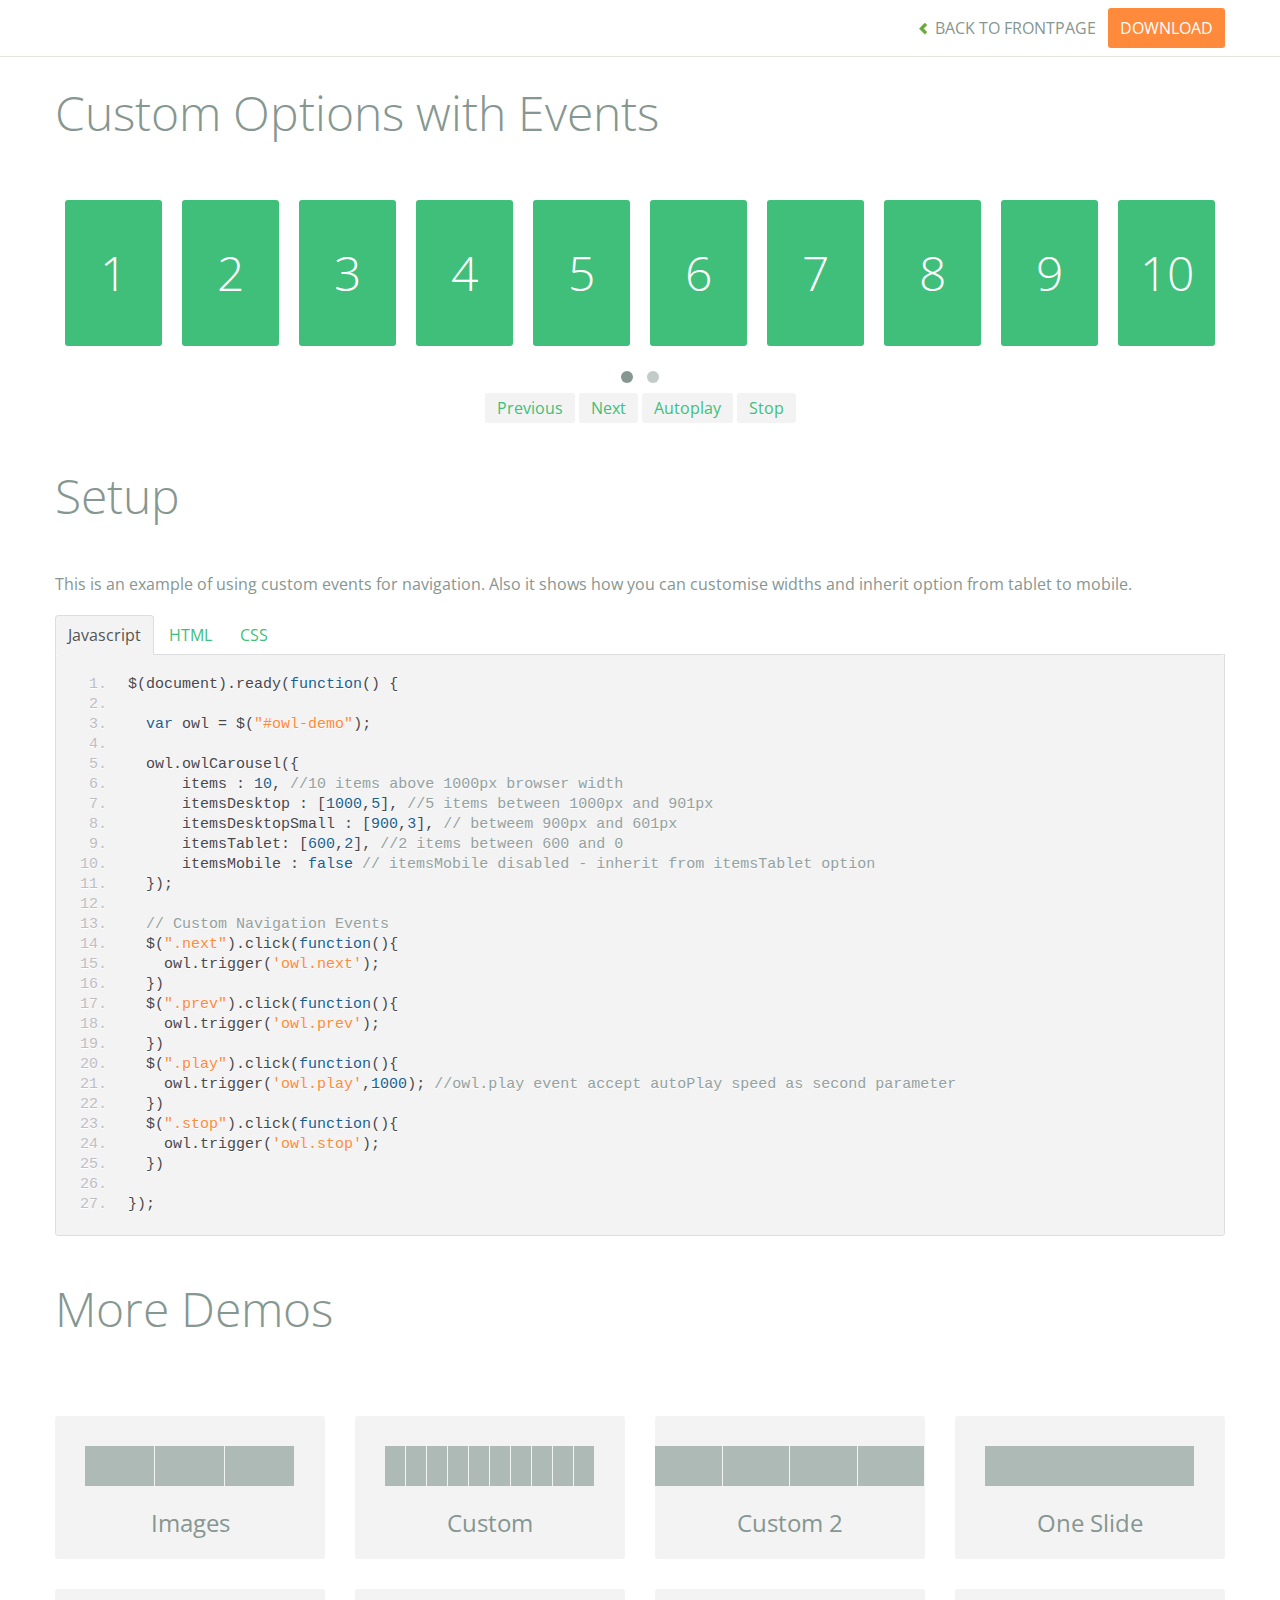
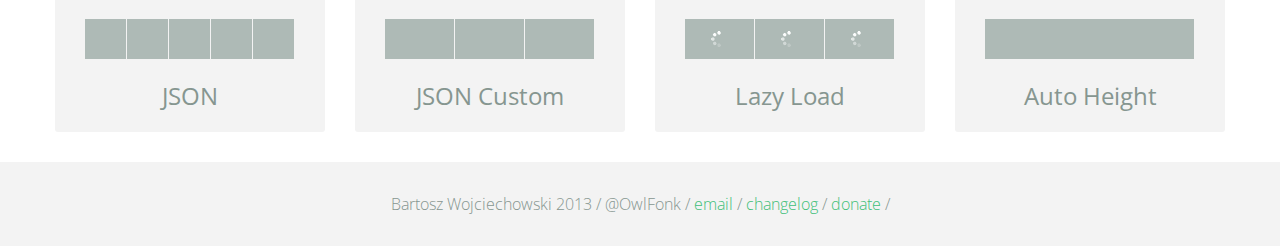
<file: Powerful-Customizable-jQuery-Carousel-Slider-OWL-Carousel/demos/custom.html>
<!DOCTYPE html>
<html lang="en">
  <head>
    <meta charset="utf-8">
    <title>Owl Carousel - Custom</title>
    <meta name="viewport" content="width=device-width, initial-scale=1.0">
    <meta name="description" content="jQuery Responsive Carousel - Owl Carusel">
    <meta name="author" content="Bartosz Wojciechowski">

    <link href='http://fonts.googleapis.com/css?family=Open+Sans:400italic,400,300,600,700' rel='stylesheet' type='text/css'>
    <link href="../assets/css/bootstrapTheme.css" rel="stylesheet">
    <link href="../assets/css/custom.css" rel="stylesheet">

    <!-- Owl Carousel Assets -->
    <link href="../owl-carousel/owl.carousel.css" rel="stylesheet">
    <link href="../owl-carousel/owl.theme.css" rel="stylesheet">

    <link href="../assets/js/google-code-prettify/prettify.css" rel="stylesheet">

    <!-- Le fav and touch icons -->
    <link rel="apple-touch-icon-precomposed" sizes="144x144" href="../assets/ico/apple-touch-icon-144-precomposed.png">
    <link rel="apple-touch-icon-precomposed" sizes="114x114" href="../assets/ico/apple-touch-icon-114-precomposed.png">
      <link rel="apple-touch-icon-precomposed" sizes="72x72" href="../assets/ico/apple-touch-icon-72-precomposed.png">
                    <link rel="apple-touch-icon-precomposed" href="../assets/ico/apple-touch-icon-57-precomposed.png">
                                   <link rel="shortcut icon" href="../assets/ico/favicon.png">
  </head>
  <body>

      <div id="top-nav" class="navbar navbar-fixed-top">
        <div class="navbar-inner">
          <div class="container">
            <button type="button" class="btn btn-navbar" data-toggle="collapse" data-target=".nav-collapse">
            <span class="icon-bar"></span>
            <span class="icon-bar"></span>
            <span class="icon-bar"></span>
          </button>
            <div class="nav-collapse collapse">
            <ul class="nav pull-right">
              <li><a href="../index.html"><i class="icon-chevron-left"></i> Back to Frontpage</a></li>
              <li><a href="../owl.carousel.zip" class="download download-on" data-spy="affix" data-offset-top="450">Download</a></li>
            </ul>
            <ul class="nav pull-left">
              
            </ul>
            </div>
          </div>
        </div>
      </div>
   
    <div id="title">
      <div class="container">
        <div class="row">
          <div class="span12">
            <h1>Custom Options with Events</h1>
          </div>
        </div>
      </div>
    </div>

      <div id="demo">
        <div class="container">
          <div class="row">
            <div class="span12">

              <div id="owl-demo" class="owl-carousel">
                
                <div class="item"><h1>1</h1></div>
                <div class="item"><h1>2</h1></div>
                <div class="item"><h1>3</h1></div>
                <div class="item"><h1>4</h1></div>
                <div class="item"><h1>5</h1></div>
                <div class="item"><h1>6</h1></div>
                <div class="item"><h1>7</h1></div>
                <div class="item"><h1>8</h1></div>
                <div class="item"><h1>9</h1></div>
                <div class="item"><h1>10</h1></div>
                <div class="item"><h1>11</h1></div>
                <div class="item"><h1>12</h1></div>
                <div class="item"><h1>13</h1></div>
                <div class="item"><h1>14</h1></div>
                <div class="item"><h1>15</h1></div>
                <div class="item"><h1>16</h1></div>

              </div>
              <div class="customNavigation">
                <a class="btn prev">Previous</a>
                <a class="btn next">Next</a>
                <a class="btn play">Autoplay</a>
                <a class="btn stop">Stop</a>
              </div>

            </div>
          </div>
        </div>

    </div>

    <div id="example-info">
      <div class="container">
        <div class="row">
          <div class="span12">
            <h1>Setup</h1>
            <p>This is an example of using custom events for navigation. Also it shows how you can customise widths and inherit option from tablet to mobile.
            </p>
            <ul class="nav nav-tabs" id="myTab">
              <li class="active"><a href="#javascript">Javascript</a></li>
              <li><a href="#HTML">HTML</a></li>
              <li><a href="#CSS">CSS</a></li>
            </ul>
             
            <div class="tab-content">

              <div class="tab-pane active" id="javascript">
<pre class="pre-show prettyprint linenums">
$(document).ready(function() {

  var owl = &#36;("#owl-demo")&#59;

  owl.owlCarousel({
      items : 10, //10 items above 1000px browser width
      itemsDesktop : [1000,5], //5 items between 1000px and 901px
      itemsDesktopSmall : [900,3], // betweem 900px and 601px
      itemsTablet: [600,2], //2 items between 600 and 0
      itemsMobile : false // itemsMobile disabled - inherit from itemsTablet option
  })&#59;

  // Custom Navigation Events
  $(".next").click(function(){
    owl.trigger('owl.next')&#59;
  })
  $(".prev").click(function(){
    owl.trigger('owl.prev')&#59;
  })
  $(".play").click(function(){
    owl.trigger('owl.play',1000)&#59; //owl.play event accept autoPlay speed as second parameter
  })
  $(".stop").click(function(){
    owl.trigger('owl.stop')&#59;
  })

})&#59;
</pre>

              </div>

              <div class="tab-pane" id="HTML">
<pre class="pre-show prettyprint linenums">
&lt;div id="owl-demo" class="owl-carousel owl-theme"&gt;
  &lt;div class="item"&gt;&lt;h1&gt;1&lt;/h1&gt;&lt;/div&gt;
  &lt;div class="item"&gt;&lt;h1&gt;2&lt;/h1&gt;&lt;/div&gt;
  &lt;div class="item"&gt;&lt;h1&gt;3&lt;/h1&gt;&lt;/div&gt;
  &lt;div class="item"&gt;&lt;h1&gt;4&lt;/h1&gt;&lt;/div&gt;
  &lt;div class="item"&gt;&lt;h1&gt;5&lt;/h1&gt;&lt;/div&gt;
  &lt;div class="item"&gt;&lt;h1&gt;6&lt;/h1&gt;&lt;/div&gt;
  &lt;div class="item"&gt;&lt;h1&gt;7&lt;/h1&gt;&lt;/div&gt;
  &lt;div class="item"&gt;&lt;h1&gt;8&lt;/h1&gt;&lt;/div&gt;
  &lt;div class="item"&gt;&lt;h1&gt;9&lt;/h1&gt;&lt;/div&gt;
  &lt;div class="item"&gt;&lt;h1&gt;10&lt;/h1&gt;&lt;/div&gt;
  &lt;div class="item"&gt;&lt;h1&gt;11&lt;/h1&gt;&lt;/div&gt;
  &lt;div class="item"&gt;&lt;h1&gt;12&lt;/h1&gt;&lt;/div&gt;
  &lt;div class="item"&gt;&lt;h1&gt;13&lt;/h1&gt;&lt;/div&gt;
  &lt;div class="item"&gt;&lt;h1&gt;14&lt;/h1&gt;&lt;/div&gt;
  &lt;div class="item"&gt;&lt;h1&gt;15&lt;/h1&gt;&lt;/div&gt;
  &lt;div class="item"&gt;&lt;h1&gt;16&lt;/h1&gt;&lt;/div&gt;
&lt;/div&gt;

&lt;div class="customNavigation"&gt;
  &lt;a class="btn prev"&gt;Previous&lt;/a&gt;
  &lt;a class="btn next"&gt;Next&lt;/a&gt;
  &lt;a class="btn play"&gt;Autoplay&lt;/a&gt;
  &lt;a class="btn stop"&gt;Stop&lt;/a&gt;
&lt;/div&gt;
</pre>
              </div>

              <div class="tab-pane" id="CSS">
<pre class="pre-show prettyprint linenums">
#owl-demo .item{
  background: #3fbf79;
  padding: 30px 0px;
  margin: 10px;
  color: #FFF;
  -webkit-border-radius: 3px;
  -moz-border-radius: 3px;
  border-radius: 3px;
  text-align: center;
}
.customNavigation{
  text-align: center;
}
//use styles below to disable ugly selection
.customNavigation a{
  -webkit-user-select: none;
  -khtml-user-select: none;
  -moz-user-select: none;
  -ms-user-select: none;
  user-select: none;
  -webkit-tap-highlight-color: rgba(0, 0, 0, 0);
}

</pre>
              </div>
            </div><!--End Tab Content-->

          </div>
        </div>
      </div>
    </div>

    <div id="more">
      <div class="container">

        <div class="row">
          <div class="span12">
            <h1>More Demos</h1>
          </div>
        </div>

        <div class="row demos-row">
          <div class="span3">
            <a href="images.html" class="demo-box">
              <div class="demo-wrapper demo-images clearfix">
                <div class="demo-slide"><div class="bg"></div></div>
                <div class="demo-slide"><div class="bg"></div></div>
                <div class="demo-slide"><div class="bg"></div></div>
              </div>
              <h3>Images</h3>
            </a>
          </div>

          <div class="span3">
            <a href="custom.html" class="demo-box">
              <div class="demo-wrapper demo-custom clearfix">
                <div class="demo-slide"><div class="bg"></div></div>
                <div class="demo-slide"><div class="bg"></div></div>
                <div class="demo-slide"><div class="bg"></div></div>
                <div class="demo-slide"><div class="bg"></div></div>
                <div class="demo-slide"><div class="bg"></div></div>
                <div class="demo-slide"><div class="bg"></div></div>
                <div class="demo-slide"><div class="bg"></div></div>
                <div class="demo-slide"><div class="bg"></div></div>
                <div class="demo-slide"><div class="bg"></div></div>
                <div class="demo-slide"><div class="bg"></div></div>
              </div>
              <h3>Custom</h3>
            </a>
          </div>

          <div class="span3">
            <a href="itemsCustom.html" class="demo-box">
              <div class="demo-wrapper demo-full clearfix">
                <div class="demo-slide"><div class="bg"></div></div>
                <div class="demo-slide"><div class="bg"></div></div>
                <div class="demo-slide"><div class="bg"></div></div>
                <div class="demo-slide"><div class="bg"></div></div>
              </div>
              <h3>Custom 2</h3>
            </a>
          </div>

          <div class="span3">
            <a href="one.html" class="demo-box">
              <div class="demo-wrapper demo-one clearfix">
                <div class="demo-slide"><div class="bg"></div></div>
              </div>
              <h3>One Slide</h3>
            </a>
          </div>

        </div>
        <div class="row demos-row">
          <div class="span3">
            <a href="json.html" class="demo-box">
              <div class="demo-wrapper demo-Json clearfix">
                <div class="demo-slide"><div class="bg"></div></div>
                <div class="demo-slide"><div class="bg"></div></div>
                <div class="demo-slide"><div class="bg"></div></div>
                <div class="demo-slide"><div class="bg"></div></div>
                <div class="demo-slide"><div class="bg"></div></div>
              </div>
              <h3>JSON</h3>
            </a>
          </div>

          <div class="span3">
            <a href="customJson.html" class="demo-box">
              <div class="demo-wrapper demo-Json-custom clearfix">
                <div class="demo-slide"><div class="bg"></div></div>
                <div class="demo-slide"><div class="bg"></div></div>
                <div class="demo-slide"><div class="bg"></div></div>
              </div>
              <h3>JSON Custom</h3>
            </a>
          </div>

          <div class="span3">
            <a href="lazyLoad.html" class="demo-box">
              <div class="demo-wrapper demo-lazy clearfix">
                <div class="demo-slide"><div class="bg"></div></div>
                <div class="demo-slide"><div class="bg"></div></div>
                <div class="demo-slide"><div class="bg"></div></div>
              </div>
              <h3>Lazy Load</h3>
            </a>
          </div>

          <div class="span3">
            <a href="autoHeight.html" class="demo-box">
              <div class="demo-wrapper demo-height clearfix">
                <div class="demo-slide"><div class="bg"></div></div>
              </div>
              <h3>Auto Height</h3>
            </a>
          </div>

        </div>
      </div>
    </div>


 
    <div id="footer">
      <div class="container">
        <div class="row">
          <div class="span12">
            <h5>Bartosz Wojciechowski 2013 / @OwlFonk / 
            <a href="mailto:owl@owlgraphic.com?subject=Hey Owl!">email</a> / 
            <a href="../changelog.html">changelog</a> /
            <a href="https://www.paypal.com/cgi-bin/webscr?cmd=_s-xclick&hosted_button_id=EFSGXZS7V2U9N">donate</a> / 
            <a href="https://twitter.com/share" class="twitter-share-button" data-url="http://owlgraphic.com/owlcarousel/" data-text="Awesome jQuery Owl Carousel Responsive Plugin" data-via="OwlFonk" data-count="none" data-hashtags="owlcarousel"></a>
            <script>
            var owldomain = window.location.hostname.indexOf("owlgraphic");
            if(owldomain !== -1){
              !function(d,s,id){var js,fjs=d.getElementsByTagName(s)[0],p=/^http:/.test(d.location)?'http':'https';if(!d.getElementById(id)){js=d.createElement(s);js.id=id;js.src=p+'://platform.twitter.com/widgets.js';fjs.parentNode.insertBefore(js,fjs);}}(document, 'script', 'twitter-wjs');
            }
            </script>
            </h5>
          </div>
        </div>
      </div>
    </div>


    <script src="../assets/js/jquery-1.9.1.min.js"></script> 
    <script src="../owl-carousel/owl.carousel.js"></script>


    <!-- Demo -->

    <style>
    #owl-demo .item{
        background: #3fbf79;
        padding: 30px 0px;
        margin: 10px;
        color: #FFF;
        -webkit-border-radius: 3px;
        -moz-border-radius: 3px;
        border-radius: 3px;
        text-align: center;
    }
    .customNavigation{
      text-align: center;
    }
    .customNavigation a{
      -webkit-user-select: none;
      -khtml-user-select: none;
      -moz-user-select: none;
      -ms-user-select: none;
      user-select: none;
      -webkit-tap-highlight-color: rgba(0, 0, 0, 0);
    }
    </style>


    <script>
    $(document).ready(function() {

      var owl = $("#owl-demo");

      owl.owlCarousel({

      items : 10, //10 items above 1000px browser width
      itemsDesktop : [1000,5], //5 items between 1000px and 901px
      itemsDesktopSmall : [900,3], // 3 items betweem 900px and 601px
      itemsTablet: [600,2], //2 items between 600 and 0;
      itemsMobile : false // itemsMobile disabled - inherit from itemsTablet option
      
      });

      // Custom Navigation Events
      $(".next").click(function(){
        owl.trigger('owl.next');
      })
      $(".prev").click(function(){
        owl.trigger('owl.prev');
      })
      $(".play").click(function(){
        owl.trigger('owl.play',1000);
      })
      $(".stop").click(function(){
        owl.trigger('owl.stop');
      })


    });
    </script>


    <script src="../assets/js/bootstrap-collapse.js"></script>
    <script src="../assets/js/bootstrap-transition.js"></script>
    <script src="../assets/js/bootstrap-tab.js"></script>

    <script src="../assets/js/google-code-prettify/prettify.js"></script>
    <script src="../assets/js/application.js"></script>

  </body>
</html>
</file>
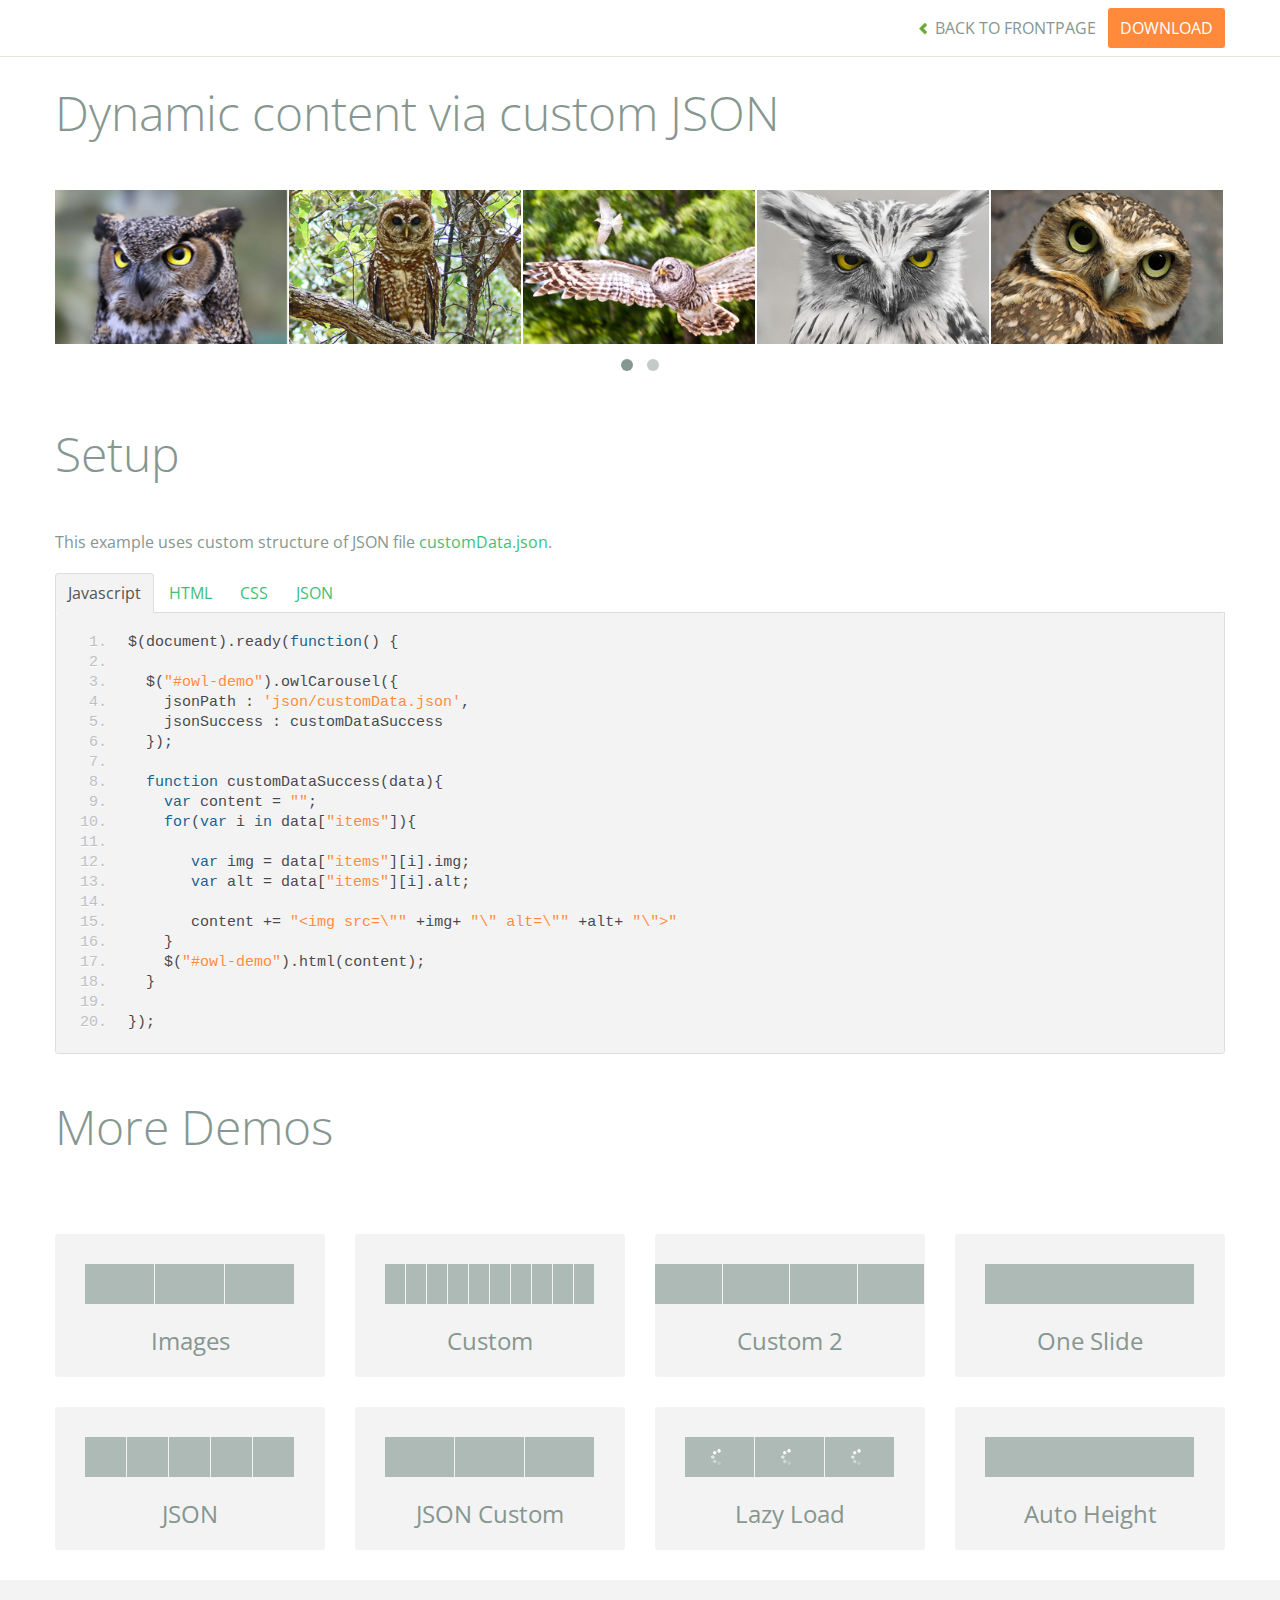
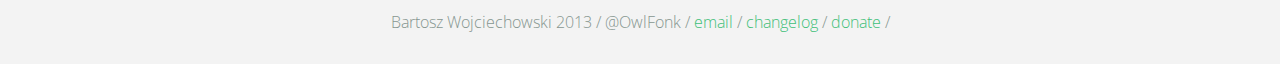
<file: Powerful-Customizable-jQuery-Carousel-Slider-OWL-Carousel/demos/customJson.html>
<!DOCTYPE html>
<html lang="en">
  <head>
    <meta charset="utf-8">
    <title>Owl Carousel - Dynamic content via custom JSON</title>
    <meta name="viewport" content="width=device-width, initial-scale=1.0">
    <meta name="description" content="jQuery Responsive Carousel - Owl Carusel">
    <meta name="author" content="Bartosz Wojciechowski">

    <link href='http://fonts.googleapis.com/css?family=Open+Sans:400italic,400,300,600,700' rel='stylesheet' type='text/css'>
    <link href="../assets/css/bootstrapTheme.css" rel="stylesheet">
    <link href="../assets/css/custom.css" rel="stylesheet">

    <!-- Owl Carousel Assets -->
    <link href="../owl-carousel/owl.carousel.css" rel="stylesheet">
    <link href="../owl-carousel/owl.theme.css" rel="stylesheet">

    <link href="../assets/js/google-code-prettify/prettify.css" rel="stylesheet">

    <!-- Le fav and touch icons -->
    <link rel="apple-touch-icon-precomposed" sizes="144x144" href="../assets/ico/apple-touch-icon-144-precomposed.png">
    <link rel="apple-touch-icon-precomposed" sizes="114x114" href="../assets/ico/apple-touch-icon-114-precomposed.png">
      <link rel="apple-touch-icon-precomposed" sizes="72x72" href="../assets/ico/apple-touch-icon-72-precomposed.png">
                    <link rel="apple-touch-icon-precomposed" href="../assets/ico/apple-touch-icon-57-precomposed.png">
                                   <link rel="shortcut icon" href="../assets/ico/favicon.png">
  </head>
  <body>

      <div id="top-nav" class="navbar navbar-fixed-top">
        <div class="navbar-inner">
          <div class="container">
            <button type="button" class="btn btn-navbar" data-toggle="collapse" data-target=".nav-collapse">
            <span class="icon-bar"></span>
            <span class="icon-bar"></span>
            <span class="icon-bar"></span>
          </button>
            <div class="nav-collapse collapse">
            <ul class="nav pull-right">
              <li><a href="../index.html"><i class="icon-chevron-left"></i> Back to Frontpage</a></li>
              <li><a href="../owl.carousel.zip" class="download download-on" data-spy="affix" data-offset-top="450">Download</a></li>
            </ul>
            <ul class="nav pull-left">
              
            </ul>
            </div>
          </div>
        </div>
      </div>
   
    <div id="title">
      <div class="container">
        <div class="row">
          <div class="span12">
            <h1>Dynamic content via custom JSON</h1>
          </div>
        </div>
      </div>
    </div>

      <div id="demo">
        <div class="container">
          <div class="row">
            <div class="span12">

              <div id="owl-demo" class="owl-carousel">
              </div>
            </div>
          </div>
        </div>

    </div>

    <div id="example-info">
      <div class="container">
        <div class="row">
          <div class="span12">
            <h1>Setup</h1>
            <p>This example uses custom structure of JSON file <a href="json/customData.json">customData.json</a>.
            </p>
            <ul class="nav nav-tabs" id="myTab">
              <li class="active"><a href="#javascript">Javascript</a></li>
              <li><a href="#HTML">HTML</a></li>
              <li><a href="#CSS">CSS</a></li>
              <li><a href="#JSON">JSON</a></li>
            </ul>
             
            <div class="tab-content">

              <div class="tab-pane active" id="javascript">
<pre class="pre-show prettyprint linenums">
$(document).ready(function() {

  $("#owl-demo").owlCarousel({
    jsonPath : 'json/customData.json',
    jsonSuccess : customDataSuccess
  });

  function customDataSuccess(data){
    var content = "";
    for(var i in data["items"]){
       
       var img = data["items"][i].img;
       var alt = data["items"][i].alt;

       content += "&lt;img src=\"" +img+ "\" alt=\"" +alt+ "\"&gt"
    }
    $("#owl-demo").html(content);
  }

});
</pre>  

              </div>

              <div class="tab-pane" id="HTML">
<pre class="pre-show prettyprint linenums">
&lt;div id="owl-demo" class="owl-carousel"&gt;
&lt;/div&gt;
</pre>
              </div>

              <div class="tab-pane" id="CSS">
<pre class="pre-show prettyprint linenums">
#owl-demo .item{
  background: #a1def8;
  padding: 30px 0px;
  display: block;
  margin: 5px;
  color: #FFF;
  -webkit-border-radius: 3px;
  -moz-border-radius: 3px;
  border-radius: 3px;
  text-align: center;
}

</pre>
              </div>
              <div class="tab-pane" id="JSON">
<pre class="pre-show prettyprint linenums">
{
  "items" : [
    {
      "img": "assets/owl1.jpg",
      "alt" : "Owl Image 1"
    },
    {
      "img": "assets/owl2.jpg",
      "alt" : "Owl Image 2"
    },
    {
      "img": "assets/owl3.jpg",
      "alt" : "Owl Image 1"
    },
    {
      "img": "assets/owl4.jpg",
      "alt" : "Owl Image 2"
    },
    {
      "img": "assets/owl5.jpg",
      "alt" : "Owl Image 1"
    },
    {
      "img": "assets/owl6.jpg",
      "alt" : "Owl Image 2"
    }
  ]
}
</pre>
</div>
            </div><!--End Tab Content-->

          </div>
        </div>
      </div>
    </div>

    <div id="more">
      <div class="container">

        <div class="row">
          <div class="span12">
            <h1>More Demos</h1>
          </div>
        </div>

        <div class="row demos-row">
          <div class="span3">
            <a href="images.html" class="demo-box">
              <div class="demo-wrapper demo-images clearfix">
                <div class="demo-slide"><div class="bg"></div></div>
                <div class="demo-slide"><div class="bg"></div></div>
                <div class="demo-slide"><div class="bg"></div></div>
              </div>
              <h3>Images</h3>
            </a>
          </div>

          <div class="span3">
            <a href="custom.html" class="demo-box">
              <div class="demo-wrapper demo-custom clearfix">
                <div class="demo-slide"><div class="bg"></div></div>
                <div class="demo-slide"><div class="bg"></div></div>
                <div class="demo-slide"><div class="bg"></div></div>
                <div class="demo-slide"><div class="bg"></div></div>
                <div class="demo-slide"><div class="bg"></div></div>
                <div class="demo-slide"><div class="bg"></div></div>
                <div class="demo-slide"><div class="bg"></div></div>
                <div class="demo-slide"><div class="bg"></div></div>
                <div class="demo-slide"><div class="bg"></div></div>
                <div class="demo-slide"><div class="bg"></div></div>
              </div>
              <h3>Custom</h3>
            </a>
          </div>

          <div class="span3">
            <a href="itemsCustom.html" class="demo-box">
              <div class="demo-wrapper demo-full clearfix">
                <div class="demo-slide"><div class="bg"></div></div>
                <div class="demo-slide"><div class="bg"></div></div>
                <div class="demo-slide"><div class="bg"></div></div>
                <div class="demo-slide"><div class="bg"></div></div>
              </div>
              <h3>Custom 2</h3>
            </a>
          </div>

          <div class="span3">
            <a href="one.html" class="demo-box">
              <div class="demo-wrapper demo-one clearfix">
                <div class="demo-slide"><div class="bg"></div></div>
              </div>
              <h3>One Slide</h3>
            </a>
          </div>

        </div>
        <div class="row demos-row">
          <div class="span3">
            <a href="json.html" class="demo-box">
              <div class="demo-wrapper demo-Json clearfix">
                <div class="demo-slide"><div class="bg"></div></div>
                <div class="demo-slide"><div class="bg"></div></div>
                <div class="demo-slide"><div class="bg"></div></div>
                <div class="demo-slide"><div class="bg"></div></div>
                <div class="demo-slide"><div class="bg"></div></div>
              </div>
              <h3>JSON</h3>
            </a>
          </div>

          <div class="span3">
            <a href="customJson.html" class="demo-box">
              <div class="demo-wrapper demo-Json-custom clearfix">
                <div class="demo-slide"><div class="bg"></div></div>
                <div class="demo-slide"><div class="bg"></div></div>
                <div class="demo-slide"><div class="bg"></div></div>
              </div>
              <h3>JSON Custom</h3>
            </a>
          </div>

          <div class="span3">
            <a href="lazyLoad.html" class="demo-box">
              <div class="demo-wrapper demo-lazy clearfix">
                <div class="demo-slide"><div class="bg"></div></div>
                <div class="demo-slide"><div class="bg"></div></div>
                <div class="demo-slide"><div class="bg"></div></div>
              </div>
              <h3>Lazy Load</h3>
            </a>
          </div>

          <div class="span3">
            <a href="autoHeight.html" class="demo-box">
              <div class="demo-wrapper demo-height clearfix">
                <div class="demo-slide"><div class="bg"></div></div>
              </div>
              <h3>Auto Height</h3>
            </a>
          </div>

        </div>
      </div>
    </div>


 
    <div id="footer">
      <div class="container">
        <div class="row">
          <div class="span12">
            <h5>Bartosz Wojciechowski 2013 / @OwlFonk / 
            <a href="mailto:owl@owlgraphic.com?subject=Hey Owl!">email</a> / 
            <a href="../changelog.html">changelog</a> /
            <a href="https://www.paypal.com/cgi-bin/webscr?cmd=_s-xclick&hosted_button_id=EFSGXZS7V2U9N">donate</a> / 
            <a href="https://twitter.com/share" class="twitter-share-button" data-url="http://owlgraphic.com/owlcarousel/" data-text="Awesome jQuery Owl Carousel Responsive Plugin" data-via="OwlFonk" data-count="none" data-hashtags="owlcarousel"></a>
            <script>
            var owldomain = window.location.hostname.indexOf("owlgraphic");
            if(owldomain !== -1){
              !function(d,s,id){var js,fjs=d.getElementsByTagName(s)[0],p=/^http:/.test(d.location)?'http':'https';if(!d.getElementById(id)){js=d.createElement(s);js.id=id;js.src=p+'://platform.twitter.com/widgets.js';fjs.parentNode.insertBefore(js,fjs);}}(document, 'script', 'twitter-wjs');
            }
            </script>
            </h5>
          </div>
        </div>
      </div>
    </div>


    <script src="../assets/js/jquery-1.9.1.min.js"></script> 
    <script src="../owl-carousel/owl.carousel.js"></script>


    <!-- Demo -->

    <style>
    #owl-demo img{
        display: block;
        width: 99%;
        height: auto;
    }
    </style>


    <script>
    $(document).ready(function() {

      $("#owl-demo").owlCarousel({
        jsonPath : 'json/customData.json',
        jsonSuccess : customDataSuccess
      });

      function customDataSuccess(data){
        var content = "";
        for(var i in data["items"]){
           
           var img = data["items"][i].img;
           var alt = data["items"][i].alt;

           content += "<img src=\"" +img+ "\" alt=\"" +alt+ "\">"
        }
        $("#owl-demo").html(content);
      }

    });
    </script>


    <script src="../assets/js/bootstrap-collapse.js"></script>
    <script src="../assets/js/bootstrap-transition.js"></script>
    <script src="../assets/js/bootstrap-tab.js"></script>

    <script src="../assets/js/google-code-prettify/prettify.js"></script>
	  <script src="../assets/js/application.js"></script>

  </body>
</html>
</file>
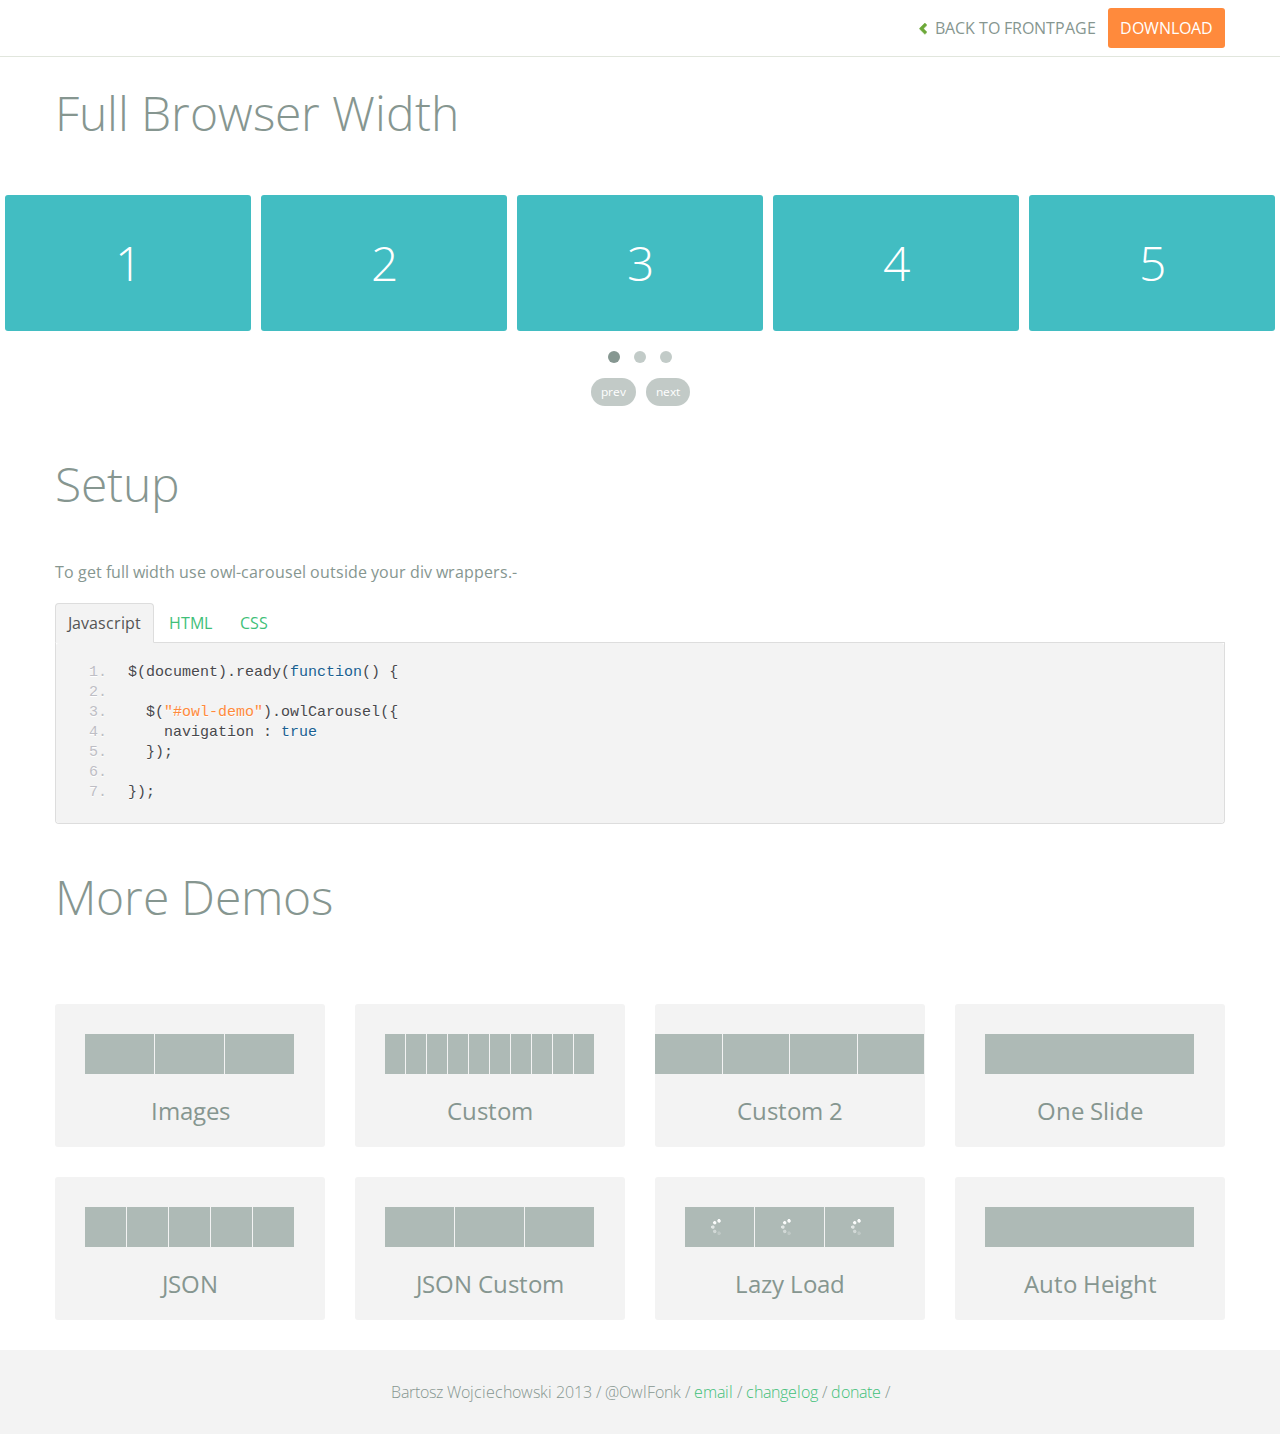
<file: Powerful-Customizable-jQuery-Carousel-Slider-OWL-Carousel/demos/full.html>
<!DOCTYPE html>
<html lang="en">
  <head>
    <meta charset="utf-8">
    <title>Owl Carousel - Full Width Demo</title>
    <meta name="viewport" content="width=device-width, initial-scale=1.0">
    <meta name="description" content="jQuery Responsive Carousel - Owl Carusel">
    <meta name="author" content="Bartosz Wojciechowski">
    
    <link href='http://fonts.googleapis.com/css?family=Open+Sans:400italic,400,300,600,700' rel='stylesheet' type='text/css'>
    <link href="../assets/css/bootstrapTheme.css" rel="stylesheet">
    <link href="../assets/css/custom.css" rel="stylesheet">

    <!-- Owl Carousel Assets -->
    <link href="../owl-carousel/owl.carousel.css" rel="stylesheet">
    <link href="../owl-carousel/owl.theme.css" rel="stylesheet">

    <link href="../assets/js/google-code-prettify/prettify.css" rel="stylesheet">

	
    <!-- Le fav and touch icons -->
    <link rel="apple-touch-icon-precomposed" sizes="144x144" href="../assets/ico/apple-touch-icon-144-precomposed.png">
    <link rel="apple-touch-icon-precomposed" sizes="114x114" href="../assets/ico/apple-touch-icon-114-precomposed.png">
      <link rel="apple-touch-icon-precomposed" sizes="72x72" href="../assets/ico/apple-touch-icon-72-precomposed.png">
                    <link rel="apple-touch-icon-precomposed" href="../assets/ico/apple-touch-icon-57-precomposed.png">
                                   <link rel="shortcut icon" href="../assets/ico/favicon.png">
  </head>
  <body>

      <div id="top-nav" class="navbar navbar-fixed-top">
        <div class="navbar-inner">
          <div class="container">
            <button type="button" class="btn btn-navbar" data-toggle="collapse" data-target=".nav-collapse">
            <span class="icon-bar"></span>
            <span class="icon-bar"></span>
            <span class="icon-bar"></span>
          </button>
            <div class="nav-collapse collapse">
            <ul class="nav pull-right">
              <li><a href="../index.html"><i class="icon-chevron-left"></i> Back to Frontpage</a></li>
              <li><a href="../owl.carousel.zip" class="download download-on" data-spy="affix" data-offset-top="450">Download</a></li>
            </ul>
            <ul class="nav pull-left">
              
            </ul>
            </div>
          </div>
        </div>
      </div>
   
    <div id="title">
      <div class="container">
        <div class="row">
          <div class="span12">
            <h1>Full Browser Width</h1>
          </div>
        </div>
      </div>
    </div>

      <div id="demo">

        <div id="owl-demo" class="owl-carousel">
          
          <div class="item"><h1>1</h1></div>
          <div class="item"><h1>2</h1></div>
          <div class="item"><h1>3</h1></div>
          <div class="item"><h1>4</h1></div>
          <div class="item"><h1>5</h1></div>
          <div class="item"><h1>6</h1></div>
          <div class="item"><h1>7</h1></div>
          <div class="item"><h1>8</h1></div>
          <div class="item"><h1>9</h1></div>
          <div class="item"><h1>10</h1></div>
          <div class="item"><h1>11</h1></div>
          <div class="item"><h1>12</h1></div>

        </div>

    </div>

    <div id="example-info">
      <div class="container">
        <div class="row">
          <div class="span12">
            <h1>Setup</h1>
            <p>To get full width use owl-carousel outside your div wrappers.-</p>
            <ul class="nav nav-tabs" id="myTab">
              <li class="active"><a href="#javascript">Javascript</a></li>
              <li><a href="#HTML">HTML</a></li>
              <li><a href="#CSS">CSS</a></li>
            </ul>
             
            <div class="tab-content">

              <div class="tab-pane active" id="javascript">
<pre class="pre-show prettyprint linenums">
$(document).ready(function() {

  $("#owl-demo").owlCarousel({
    navigation : true
  });

});
</pre>  

              </div>

              <div class="tab-pane" id="HTML">
<pre class="pre-show prettyprint linenums">
&lt;div id="owl-demo" class="owl-carousel owl-theme"&gt;
          
  &lt;div class="item"&gt;&lt;h1&gt;1&lt;/h1&gt;&lt;/div&gt;
  &lt;div class="item"&gt;&lt;h1&gt;2&lt;/h1&gt;&lt;/div&gt;
  &lt;div class="item"&gt;&lt;h1&gt;3&lt;/h1&gt;&lt;/div&gt;
  &lt;div class="item"&gt;&lt;h1&gt;4&lt;/h1&gt;&lt;/div&gt;
  &lt;div class="item"&gt;&lt;h1&gt;5&lt;/h1&gt;&lt;/div&gt;
  &lt;div class="item"&gt;&lt;h1&gt;6&lt;/h1&gt;&lt;/div&gt;
  &lt;div class="item"&gt;&lt;h1&gt;7&lt;/h1&gt;&lt;/div&gt;
  &lt;div class="item"&gt;&lt;h1&gt;8&lt;/h1&gt;&lt;/div&gt;
  &lt;div class="item"&gt;&lt;h1&gt;9&lt;/h1&gt;&lt;/div&gt;
  &lt;div class="item"&gt;&lt;h1&gt;10&lt;/h1&gt;&lt;/div&gt;
  &lt;div class="item"&gt;&lt;h1&gt;11&lt;/h1&gt;&lt;/div&gt;
  &lt;div class="item"&gt;&lt;h1&gt;12&lt;/h1&gt;&lt;/div&gt;

&lt;/div&gt;
</pre>
              </div>

              <div class="tab-pane" id="CSS">
<pre class="pre-show prettyprint linenums">
#owl-demo .item{
  background: #42bdc2;
  padding: 30px 0px;
  margin: 10px;
  color: #FFF;
  -webkit-border-radius: 3px;
  -moz-border-radius: 3px;
  border-radius: 3px;
  text-align: center;
}
</pre>
              </div>
            </div><!--End Tab Content-->

          </div>
        </div>
      </div>
    </div>

    <div id="more">
      <div class="container">

        <div class="row">
          <div class="span12">
            <h1>More Demos</h1>
          </div>
        </div>

        <div class="row demos-row">
          <div class="span3">
            <a href="images.html" class="demo-box">
              <div class="demo-wrapper demo-images clearfix">
                <div class="demo-slide"><div class="bg"></div></div>
                <div class="demo-slide"><div class="bg"></div></div>
                <div class="demo-slide"><div class="bg"></div></div>
              </div>
              <h3>Images</h3>
            </a>
          </div>

          <div class="span3">
            <a href="custom.html" class="demo-box">
              <div class="demo-wrapper demo-custom clearfix">
                <div class="demo-slide"><div class="bg"></div></div>
                <div class="demo-slide"><div class="bg"></div></div>
                <div class="demo-slide"><div class="bg"></div></div>
                <div class="demo-slide"><div class="bg"></div></div>
                <div class="demo-slide"><div class="bg"></div></div>
                <div class="demo-slide"><div class="bg"></div></div>
                <div class="demo-slide"><div class="bg"></div></div>
                <div class="demo-slide"><div class="bg"></div></div>
                <div class="demo-slide"><div class="bg"></div></div>
                <div class="demo-slide"><div class="bg"></div></div>
              </div>
              <h3>Custom</h3>
            </a>
          </div>

          <div class="span3">
            <a href="itemsCustom.html" class="demo-box">
              <div class="demo-wrapper demo-full clearfix">
                <div class="demo-slide"><div class="bg"></div></div>
                <div class="demo-slide"><div class="bg"></div></div>
                <div class="demo-slide"><div class="bg"></div></div>
                <div class="demo-slide"><div class="bg"></div></div>
              </div>
              <h3>Custom 2</h3>
            </a>
          </div>

          <div class="span3">
            <a href="one.html" class="demo-box">
              <div class="demo-wrapper demo-one clearfix">
                <div class="demo-slide"><div class="bg"></div></div>
              </div>
              <h3>One Slide</h3>
            </a>
          </div>

        </div>
        <div class="row demos-row">
          <div class="span3">
            <a href="json.html" class="demo-box">
              <div class="demo-wrapper demo-Json clearfix">
                <div class="demo-slide"><div class="bg"></div></div>
                <div class="demo-slide"><div class="bg"></div></div>
                <div class="demo-slide"><div class="bg"></div></div>
                <div class="demo-slide"><div class="bg"></div></div>
                <div class="demo-slide"><div class="bg"></div></div>
              </div>
              <h3>JSON</h3>
            </a>
          </div>

          <div class="span3">
            <a href="customJson.html" class="demo-box">
              <div class="demo-wrapper demo-Json-custom clearfix">
                <div class="demo-slide"><div class="bg"></div></div>
                <div class="demo-slide"><div class="bg"></div></div>
                <div class="demo-slide"><div class="bg"></div></div>
              </div>
              <h3>JSON Custom</h3>
            </a>
          </div>

          <div class="span3">
            <a href="lazyLoad.html" class="demo-box">
              <div class="demo-wrapper demo-lazy clearfix">
                <div class="demo-slide"><div class="bg"></div></div>
                <div class="demo-slide"><div class="bg"></div></div>
                <div class="demo-slide"><div class="bg"></div></div>
              </div>
              <h3>Lazy Load</h3>
            </a>
          </div>

          <div class="span3">
            <a href="autoHeight.html" class="demo-box">
              <div class="demo-wrapper demo-height clearfix">
                <div class="demo-slide"><div class="bg"></div></div>
              </div>
              <h3>Auto Height</h3>
            </a>
          </div>

        </div>
      </div>
    </div>


 
    <div id="footer">
      <div class="container">
        <div class="row">
          <div class="span12">
            <h5>Bartosz Wojciechowski 2013 / @OwlFonk / 
            <a href="mailto:owl@owlgraphic.com?subject=Hey Owl!">email</a> / 
            <a href="../changelog.html">changelog</a> /
            <a href="https://www.paypal.com/cgi-bin/webscr?cmd=_s-xclick&hosted_button_id=EFSGXZS7V2U9N">donate</a> / 
            <a href="https://twitter.com/share" class="twitter-share-button" data-url="http://owlgraphic.com/owlcarousel/" data-text="Awesome jQuery Owl Carousel Responsive Plugin" data-via="OwlFonk" data-count="none" data-hashtags="owlcarousel"></a>
            <script>
            var owldomain = window.location.hostname.indexOf("owlgraphic");
            if(owldomain !== -1){
              !function(d,s,id){var js,fjs=d.getElementsByTagName(s)[0],p=/^http:/.test(d.location)?'http':'https';if(!d.getElementById(id)){js=d.createElement(s);js.id=id;js.src=p+'://platform.twitter.com/widgets.js';fjs.parentNode.insertBefore(js,fjs);}}(document, 'script', 'twitter-wjs');
            }
            </script>
            </h5>
          </div>
        </div>
      </div>
    </div>


    <script src="../assets/js/jquery-1.9.1.min.js"></script> 
    <script src="../owl-carousel/owl.carousel.js"></script>

    <!-- Demo -->

    <style>
    #owl-demo .item{
        background: #42bdc2;
        padding: 30px 0px;
        margin: 5px;
        color: #FFF;
        -webkit-border-radius: 3px;
        -moz-border-radius: 3px;
        border-radius: 3px;
        text-align: center;
    }
    </style>

    <script>
    $(document).ready(function() {
      $("#owl-demo").owlCarousel({
        navigation : true
      });
    });

    </script>
    

    <script src="../assets/js/bootstrap-collapse.js"></script>
    <script src="../assets/js/bootstrap-transition.js"></script>
    <script src="../assets/js/bootstrap-tab.js"></script>

    <script src="../assets/js/google-code-prettify/prettify.js"></script>
	  <script src="../assets/js/application.js"></script>

  </body>
</html>
</file>
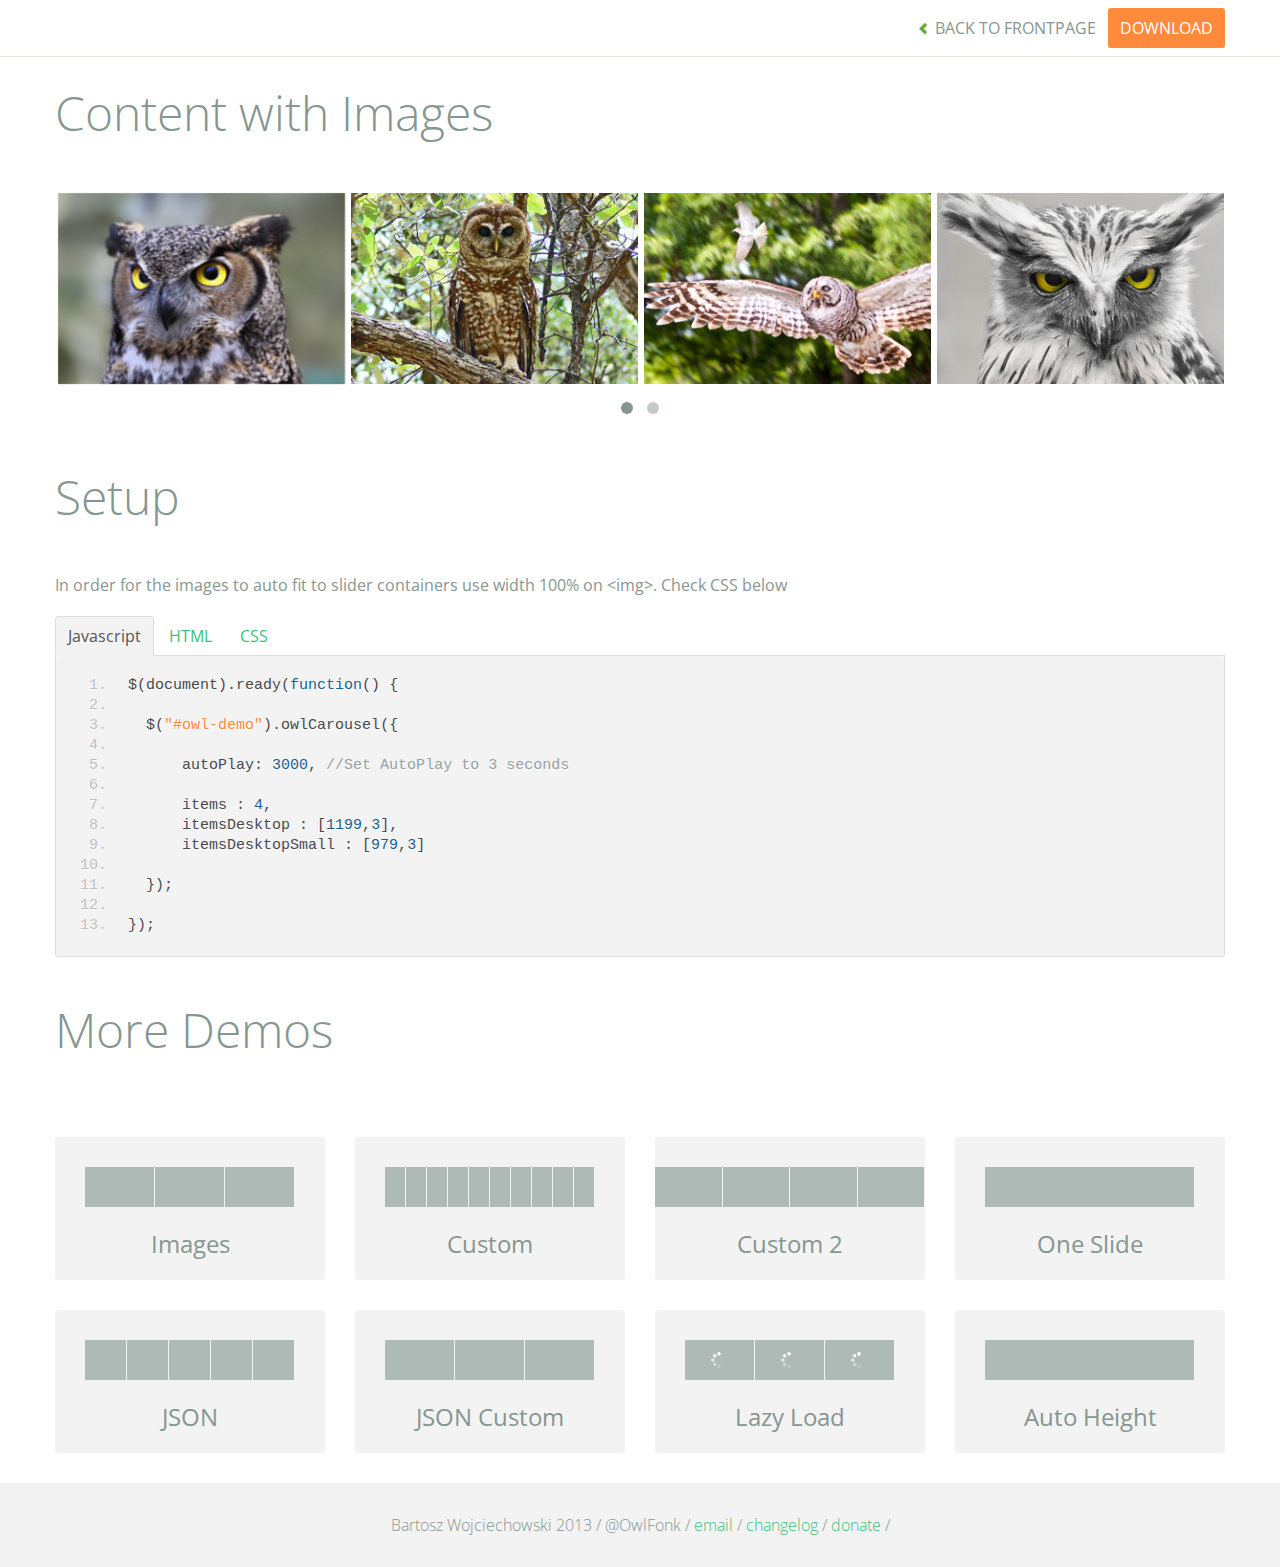
<file: Powerful-Customizable-jQuery-Carousel-Slider-OWL-Carousel/demos/images.html>
<!DOCTYPE html>
<html lang="en">
  <head>
    <meta charset="utf-8">
    <title>Owl Carousel - Images Demo</title>
    <meta name="viewport" content="width=device-width, initial-scale=1.0">
    <meta name="description" content="jQuery Responsive Carousel - Owl Carusel">
    <meta name="author" content="Bartosz Wojciechowski">
    
    <link href='http://fonts.googleapis.com/css?family=Open+Sans:400italic,400,300,600,700' rel='stylesheet' type='text/css'>
    <link href="../assets/css/bootstrapTheme.css" rel="stylesheet">
    <link href="../assets/css/custom.css" rel="stylesheet">

    <!-- Owl Carousel Assets -->
    <link href="../owl-carousel/owl.carousel.css" rel="stylesheet">
    <link href="../owl-carousel/owl.theme.css" rel="stylesheet">

    <!-- Prettify -->
    <link href="../assets/js/google-code-prettify/prettify.css" rel="stylesheet">
    

    <!-- Le fav and touch icons -->
    <link rel="apple-touch-icon-precomposed" sizes="144x144" href="../assets/ico/apple-touch-icon-144-precomposed.png">
    <link rel="apple-touch-icon-precomposed" sizes="114x114" href="../assets/ico/apple-touch-icon-114-precomposed.png">
      <link rel="apple-touch-icon-precomposed" sizes="72x72" href="../assets/ico/apple-touch-icon-72-precomposed.png">
                    <link rel="apple-touch-icon-precomposed" href="../assets/ico/apple-touch-icon-57-precomposed.png">
                                   <link rel="shortcut icon" href="../assets/ico/favicon.png">
  </head>
  <body>

      <div id="top-nav" class="navbar navbar-fixed-top">
        <div class="navbar-inner">
          <div class="container">
            <button type="button" class="btn btn-navbar" data-toggle="collapse" data-target=".nav-collapse">
            <span class="icon-bar"></span>
            <span class="icon-bar"></span>
            <span class="icon-bar"></span>
          </button>
            <div class="nav-collapse collapse">
            <ul class="nav pull-right">
              <li><a href="../index.html"><i class="icon-chevron-left"></i> Back to Frontpage</a></li>
              <li><a href="../owl.carousel.zip" class="download download-on" data-spy="affix" data-offset-top="450">Download</a></li>
            </ul>
            <ul class="nav pull-left">
              
            </ul>
            </div>
          </div>
        </div>
      </div>
   
    <div id="title">
      <div class="container">
        <div class="row">
          <div class="span12">
            <h1>Content with Images</h1>
          </div>
        </div>
      </div>
    </div>

      <div id="demo">
        <div class="container">
          <div class="row">
            <div class="span12">

              <div id="owl-demo" class="owl-carousel">
                <div class="item"><img src="assets/owl1.jpg" alt="Owl Image"></div>
                <div class="item"><img src="assets/owl2.jpg" alt="Owl Image"></div>
                <div class="item"><img src="assets/owl3.jpg" alt="Owl Image"></div>
                <div class="item"><img src="assets/owl4.jpg" alt="Owl Image"></div>
                <div class="item"><img src="assets/owl5.jpg" alt="Owl Image"></div>
                <div class="item"><img src="assets/owl6.jpg" alt="Owl Image"></div>
                <div class="item"><img src="assets/owl7.jpg" alt="Owl Image"></div>
                <div class="item"><img src="assets/owl8.jpg" alt="Owl Image"></div>
              </div>
              
            </div>
          </div>
        </div>

    </div>

    <div id="example-info">
      <div class="container">
        <div class="row">
          <div class="span12">
            <h1>Setup</h1>
            <p>In order for the images to auto fit to slider containers use width 100% on &lt;img&gt;. Check CSS below</p>
            <ul class="nav nav-tabs" id="myTab">
              <li class="active"><a href="#javascript">Javascript</a></li>
              <li><a href="#HTML">HTML</a></li>
              <li><a href="#CSS">CSS</a></li>
            </ul>
             
            <div class="tab-content">

              <div class="tab-pane active" id="javascript">
<pre class="pre-show prettyprint linenums">
$(document).ready(function() {

  $("#owl-demo").owlCarousel({

      autoPlay: 3000, //Set AutoPlay to 3 seconds

      items : 4,
      itemsDesktop : [1199,3],
      itemsDesktopSmall : [979,3]

  });

});
</pre>  

              </div>

              <div class="tab-pane" id="HTML">
<pre class="pre-show prettyprint linenums">
&lt;div id="owl-demo"&gt;
          
  &lt;div class="item"&gt;&lt;img src="assets/owl1.jpg" alt="Owl Image"&gt;&lt;/div&gt;
  &lt;div class="item"&gt;&lt;img src="assets/owl2.jpg" alt="Owl Image"&gt;&lt;/div&gt;
  &lt;div class="item"&gt;&lt;img src="assets/owl3.jpg" alt="Owl Image"&gt;&lt;/div&gt;
  &lt;div class="item"&gt;&lt;img src="assets/owl4.jpg" alt="Owl Image"&gt;&lt;/div&gt;
  &lt;div class="item"&gt;&lt;img src="assets/owl5.jpg" alt="Owl Image"&gt;&lt;/div&gt;
  &lt;div class="item"&gt;&lt;img src="assets/owl6.jpg" alt="Owl Image"&gt;&lt;/div&gt;
  &lt;div class="item"&gt;&lt;img src="assets/owl7.jpg" alt="Owl Image"&gt;&lt;/div&gt;
  &lt;div class="item"&gt;&lt;img src="assets/owl8.jpg" alt="Owl Image"&gt;&lt;/div&gt;

&lt;/div&gt;
</pre>
              </div>

              <div class="tab-pane" id="CSS">
<pre class="pre-show prettyprint linenums">
#owl-demo .item{
  margin: 3px;
}
#owl-demo .item img{
  display: block;
  width: 100%;
  height: auto;
}
</pre>
              </div>
            </div><!--End Tab Content-->

          </div>
        </div>
      </div>
    </div>

    <div id="more">
      <div class="container">

        <div class="row">
          <div class="span12">
            <h1>More Demos</h1>
          </div>
        </div>

        <div class="row demos-row">
          <div class="span3">
            <a href="images.html" class="demo-box">
              <div class="demo-wrapper demo-images clearfix">
                <div class="demo-slide"><div class="bg"></div></div>
                <div class="demo-slide"><div class="bg"></div></div>
                <div class="demo-slide"><div class="bg"></div></div>
              </div>
              <h3>Images</h3>
            </a>
          </div>

          <div class="span3">
            <a href="custom.html" class="demo-box">
              <div class="demo-wrapper demo-custom clearfix">
                <div class="demo-slide"><div class="bg"></div></div>
                <div class="demo-slide"><div class="bg"></div></div>
                <div class="demo-slide"><div class="bg"></div></div>
                <div class="demo-slide"><div class="bg"></div></div>
                <div class="demo-slide"><div class="bg"></div></div>
                <div class="demo-slide"><div class="bg"></div></div>
                <div class="demo-slide"><div class="bg"></div></div>
                <div class="demo-slide"><div class="bg"></div></div>
                <div class="demo-slide"><div class="bg"></div></div>
                <div class="demo-slide"><div class="bg"></div></div>
              </div>
              <h3>Custom</h3>
            </a>
          </div>

          <div class="span3">
            <a href="itemsCustom.html" class="demo-box">
              <div class="demo-wrapper demo-full clearfix">
                <div class="demo-slide"><div class="bg"></div></div>
                <div class="demo-slide"><div class="bg"></div></div>
                <div class="demo-slide"><div class="bg"></div></div>
                <div class="demo-slide"><div class="bg"></div></div>
              </div>
              <h3>Custom 2</h3>
            </a>
          </div>

          <div class="span3">
            <a href="one.html" class="demo-box">
              <div class="demo-wrapper demo-one clearfix">
                <div class="demo-slide"><div class="bg"></div></div>
              </div>
              <h3>One Slide</h3>
            </a>
          </div>

        </div>
        <div class="row demos-row">
          <div class="span3">
            <a href="json.html" class="demo-box">
              <div class="demo-wrapper demo-Json clearfix">
                <div class="demo-slide"><div class="bg"></div></div>
                <div class="demo-slide"><div class="bg"></div></div>
                <div class="demo-slide"><div class="bg"></div></div>
                <div class="demo-slide"><div class="bg"></div></div>
                <div class="demo-slide"><div class="bg"></div></div>
              </div>
              <h3>JSON</h3>
            </a>
          </div>

          <div class="span3">
            <a href="customJson.html" class="demo-box">
              <div class="demo-wrapper demo-Json-custom clearfix">
                <div class="demo-slide"><div class="bg"></div></div>
                <div class="demo-slide"><div class="bg"></div></div>
                <div class="demo-slide"><div class="bg"></div></div>
              </div>
              <h3>JSON Custom</h3>
            </a>
          </div>

          <div class="span3">
            <a href="lazyLoad.html" class="demo-box">
              <div class="demo-wrapper demo-lazy clearfix">
                <div class="demo-slide"><div class="bg"></div></div>
                <div class="demo-slide"><div class="bg"></div></div>
                <div class="demo-slide"><div class="bg"></div></div>
              </div>
              <h3>Lazy Load</h3>
            </a>
          </div>

          <div class="span3">
            <a href="autoHeight.html" class="demo-box">
              <div class="demo-wrapper demo-height clearfix">
                <div class="demo-slide"><div class="bg"></div></div>
              </div>
              <h3>Auto Height</h3>
            </a>
          </div>

        </div>
      </div>
    </div>


 
    <div id="footer">
      <div class="container">
        <div class="row">
          <div class="span12">
            <h5>Bartosz Wojciechowski 2013 / @OwlFonk / 
            <a href="mailto:owl@owlgraphic.com?subject=Hey Owl!">email</a> / 
            <a href="../changelog.html">changelog</a> /
            <a href="https://www.paypal.com/cgi-bin/webscr?cmd=_s-xclick&hosted_button_id=EFSGXZS7V2U9N">donate</a> / 
            <a href="https://twitter.com/share" class="twitter-share-button" data-url="http://owlgraphic.com/owlcarousel/" data-text="Awesome jQuery Owl Carousel Responsive Plugin" data-via="OwlFonk" data-count="none" data-hashtags="owlcarousel"></a>
            <script>
            var owldomain = window.location.hostname.indexOf("owlgraphic");
            if(owldomain !== -1){
              !function(d,s,id){var js,fjs=d.getElementsByTagName(s)[0],p=/^http:/.test(d.location)?'http':'https';if(!d.getElementById(id)){js=d.createElement(s);js.id=id;js.src=p+'://platform.twitter.com/widgets.js';fjs.parentNode.insertBefore(js,fjs);}}(document, 'script', 'twitter-wjs');
            }
            </script>
            </h5>
          </div>
        </div>
      </div>
    </div>


    <script src="../assets/js/jquery-1.9.1.min.js"></script> 
    <script src="../owl-carousel/owl.carousel.js"></script>


    <!-- Demo -->

    <style>
    #owl-demo .item{
        margin: 3px;
    }
    #owl-demo .item img{
        display: block;
        width: 100%;
        height: auto;
    }
    </style>


    <script>
    $(document).ready(function() {
      $("#owl-demo").owlCarousel({
        autoPlay: 3000,
        items : 4,
        itemsDesktop : [1199,3],
        itemsDesktopSmall : [979,3]
      });

    });
    </script>

    <script src="../assets/js/bootstrap-collapse.js"></script>
    <script src="../assets/js/bootstrap-transition.js"></script>
    <script src="../assets/js/bootstrap-tab.js"></script>

    <script src="../assets/js/google-code-prettify/prettify.js"></script>
	  <script src="../assets/js/application.js"></script>

  </body>
</html>
</file>
<file: css/game.css>
body {
    font-family: "Roboto", sans-serif;
}
* {
    -webkit-box-sizing: border-box;
    -moz-box-sizing: border-box;
    box-sizing: border-box;
    margin: 0 ;
    padding:0 ;
}
html {
    scroll-behavior: smooth;
}
a {
    text-decoration: none;
}
li {
    list-style: none;
}
.content {
    background-color: #f7f9fc;
}
.comming-soon {
    /* width: 100%; */
    height: calc(100vh - 53px);
    display: flex;
    justify-content: center;
    align-items: center;
    font-size: 50px;
}

.special-header {
    font-weight: 500;
    padding-bottom: 10px;
    border-bottom: 1px solid red;
    margin-bottom: 30px;
    position: relative;
}
.special-header::after {
    content: "";
    width: 5px;
    height: 5px;
    background-color: red;
    position: absolute;
    bottom: -1.45;
    right: 0;
    transform: rotate(45deg) translate(50%);
}
/* Start News Slider */
.latest-news {
    margin: 50px 0px 80px;
}
.news-special-header {
    display: flex;
    justify-content: space-between;
    align-items: end;
}
.news-special-header a {
    font-size: 18px;
    color: #3b4754;
    cursor: pointer;
}
.news-special-header a:hover {
    color: #19057a;
}
#news-slider{
    margin-top: 80px;
}
.post-slide{
    background: #fff;
    margin: 0px 15px 20px;
    border-radius: 10px;
    /* padding-top: 2px; */
    box-shadow: 0px 14px 22px -9px #bbcbd8;
}
.post-slide .post-img{
    position: relative;
    overflow: hidden;
    border-radius: 10px;
    /* margin-top: -3; */
}
.post-slide .post-img img{
    width: 100%;
    height: 250;
    object-fit: cover;
    transform: scale(1,1);
    transition:transform 0.2s linear;
}
.post-slide:hover .post-img img{
    transform: scale(1.1,1.1);
}
.post-slide .post-img .video-icon-in-post-slide {
    width: 70px;
    height: 70px;
    border-radius: 50%;
    position: absolute;
    bottom: 20;
    left:20;
    z-index: 1;
    background-color: rgb(0, 164, 255);
}
.post-slide .post-img .video-icon-in-post-slide::after {
    content: "";
    width: 30px;
    height: 30px;
    background: white;
    position: absolute;
    top: 50%;
    left: 58%;
    transform: translate(-50%, -50%);
    clip-path: polygon(85% 50%, 0 0, 0 100%);
}
.post-slide .over-layer{
    width:100%;
    height:100%;
    position: absolute;
    top:0;
    left:0;
    opacity:0;
    background: linear-gradient(-45deg, rgba(6,190,244,0.75) 0%, rgba(45,112,253,0.6) 100%);
    transition:all 0.50s linear;
}
.post-slide:hover .over-layer{
    opacity:1;
    text-decoration:none;
}
.post-slide .over-layer i{
    position: relative;
    top:45%;
    text-align:center;
    display: block;
    color:#fff;
    font-size:25px;
}
.post-slide .post-content{
    background:#fff;
    padding: 2px 20px 40px;
    border-radius: 15px;
}
.post-slide .post-title a{
    font-family: "Cairo" , sans-serif;
    margin-block: 15px 10px;
    font-size:15px;
    font-weight:bold;
    color:#333;
    display: inline-block;
    text-transform:uppercase;
    transition: all 0.3s ease 0s;
    line-height:25px;
    max-height: calc( 25px * var(--max-lines));
    --max-lines: 1;
    overflow: hidden;
}
.post-slide .post-title a:hover{
    text-decoration: none;
    color:#3498db;
}
.post-slide .post-description{
    color:#808080;
    margin-bottom:25px;
    height: 150px;
    line-height:25px;
    max-height: calc( 25px * var(--max-lines));
    text-overflow: ellipsis;
    --max-lines: 6;
    overflow: hidden;
    
}
.arabic {
    font-family: "Cairo" , sans-serif;
    direction: rtl;
}
.post-slide .post-date{
    color:#a9a9a9;
    font-size: 14px;
}
.post-slide .post-date i{
    font-size:20px;
    margin-right:8px;
    transform: translatey(2px);
    color: #CFDACE;
}
.post-slide .read-more{
    padding: 7px 20px;
    float: right;
    font-size: 12px;
    background: #2196F3;
    color: #ffffff;
    box-shadow: 0px 10px 20px -10px #1376c5;
    border-radius: 25px;
    text-transform: uppercase;
}
.post-slide .read-more:hover{
    background: #3498db;
    text-decoration:none;
    color:#fff;
}
.owl-controls .owl-buttons{
    text-align:center;
    margin-top:20px;
}
.owl-controls .owl-buttons .owl-prev{
    background: #fff;
    position: absolute;
    top:-13%;
    left:15px;
    padding: 0 18px 0 15px;
    border-radius: 50px;
    box-shadow: 3px 14px 25px -10px #92b4d0;
    transition: background 0.5s ease 0s;
}
.owl-controls .owl-buttons .owl-next{
    background: #fff;
    position: absolute;
    top:-13%;
    right: 15px;
    padding: 0 15px 0 18px;
    border-radius: 50px;
    box-shadow: -3px 14px 25px -10px #92b4d0;
    transition: background 0.5s ease 0s;
}
.owl-controls .owl-buttons .owl-prev:after,
.owl-controls .owl-buttons .owl-next:after{
    content:"\f104";
    font-family: FontAwesome;
    color: #333;
    font-size:30px;
}
.owl-controls .owl-buttons .owl-next:after{
    content:"\f105";
}
.show-all-btnn {
    width: fit-content;
    margin: auto;
}
.show-all-btnn a {
    text-transform: uppercase;
    color: #550065;
    padding: 8px 16px;
    border: 2px solid #550065;
    font-size: 14px;
    border-radius: 30px;
    font-weight: 500;
    transition: 0.3s;
}
.show-all-btnn a:hover {
    background-color: #550065;
    color: white;
}
.show-news-btn {
    width: fit-content;
    margin: auto;
    margin-top: 30px;
}
.show-news-btn a {
    padding: 8px 30px;
    color: #19057a;
    border: 4px solid #19057a;
    font-size: 18px;
    font-weight: 500;
    transition: 0.3s;
}
.show-news-btn a:hover {
    background-color: #19057a;
    color: white;
}
@media only screen and (max-width:1280px) {
    .post-slide .post-content{
        padding: 0px 15px 25px 15px;
    }
}
/* End News Slider */
/* Start Header */
.main-header {
    background-color: #05b9ca;
}
header {
    background-color: #19057a;
}
body header {
    position: relative;
}
header .container {
    display: flex;
    justify-content: space-between;
    align-items: center;
    padding-block: 10px;
    color: white;
}
header .container .logo {
    font-size: 22px;
    font-weight: bold;
    letter-spacing: 2;
}
header .container .logo a {
    color: white;
}
header .container > ul {
    display: flex;
    margin: 0;
}
header .container ul::after {
    content: "";
    width: 100%;
    height: 100%;
    position: absolute;
    top: 0;
    left: 0;
    background-color: #19057a;
    z-index: -1;
}
header ul .hide {
    display: none;
}
header .container ul li a {
    font-weight: bold;
    margin-inline: 20px;
    transition: 0.2s;
    color: white;
}
header .container ul li a:hover {
    color: #D5C46C;
}
/* Start Burger Icon */
.burger {
    position: relative;
    width: 40px;
    height: 30px;
    background: transparent;
    cursor: pointer;
    display: none;
    z-index: 100001;
}

input {
    display: none;
}

header span {
    display: block;
    position: absolute;
    height: 4px;
    width: 100%;
    background: white;
    border-radius: 9px;
    opacity: 1;
    left: 0;
    transform: rotate(0deg);
    transition: .25s ease-in-out;
}
header span:nth-of-type(1) {
    top: 0px;
    transform-origin: left center;
}

header span:nth-of-type(2) {
    top: 50%;
    transform: translateY(-50%);
    transform-origin: left center;
}
header span:nth-of-type(3) {
    top: 100%;
    transform-origin: left center;
    transform: translateY(-100%);
}
header input:checked ~ .burger span:nth-of-type(1) {
    transform: rotate(45deg);
    top: 0px;
    left: 5px;
}
header input:checked ~ .burger span:nth-of-type(2) {
    width: 0%;
    opacity: 0;
}
header input:checked ~ .burger span:nth-of-type(3) {
    transform: rotate(-45deg);
    top: 28px;
    left: 5px;
}
/* End Burger Icon */
@media (max-width:992px) {
    .burger {
        display: block;
    }
    header .container ul {
        display: none ;
    }
    header .container ul {
        height:  calc(100vh - 50px);
        width: 100%;
    }
    header input:checked ~ ul {
        display: block;
        position: absolute;
        text-align: center;
        left: 0;
        top: 50px;
        padding-top: 80;
        text-align: left;
        padding-left: 20px;
        z-index: 10;
    }
    header ul li {
        margin-bottom: 50px;
        text-transform: uppercase;
    }
    header ul .hide {
        display: block;
    }
}
/* End Header */
/* Start Page Table Content */
.player-profile-content .main-header,
.table-page-content .main-header {
    color: white;
    letter-spacing: 2px;
    word-spacing: 5;
}
.table-page-content {
    padding-bottom: 40px;
}

.table-page-content .headline {
    color: #505b73;
    font-size: 14;
    padding: 0px 10px 2px;
}
.table-page-content .headline .image {
    width: 10%;
}
.table-page-content .headline .rank {
    width: 15px;
}
.table-page-content .headline .rank-change {
    width: 11%;
    text-align: center;
}
.table-page-content .headline .round,
.table-page-content .headline .points {
    width: 80px;
    text-align: center;
}


.table-page-content .playerline {
    padding: 10px 10px;
    border: 1px solid #e4e8f0;
    border-radius: 6px;
    margin-bottom: 3px;
    font-size: 18px;
    color: #00182f;
}
.table-page-content .playerline .player {
    white-space: nowrap;
}
.table-page-content .playerline .player .player-name {
    cursor: pointer;
    color: black;
    text-decoration: none;
}
.table-page-content .playerline .player .player-name:hover {
    color: #0070df;
    text-decoration: underline;
}
.table-page-content .playerline .image {
    width: 10%;
}
.table-page-content .playerline .rank-change .fa-circle {
    font-size: 9px;
    color: #e4e8f0;
}
.table-page-content .playerline .rank-change .fa-arrow-up {
    font-size: 18px;
    color: #00b140;
}
.table-page-content .playerline .rank-change .fa-arrow-down {
    font-size: 18px;
    color: #df1c3c;
}
.table-page-content .playerline .rank-change .fa-crown{
    font-size: 24px;
    transform: translate(7px, -2px);
}
.table-page-content .playerline .rank {
    width: 15px;
    text-align: right;
    padding-left: 5px;
}
.table-page-content .playerline .rank-change {
    width: 11%;
    text-align: center;
    /* padding-left: 5px; */
}
.table-page-content .playerline .rank-change i span {
    font-family: "Roboto", sans-serif;
    font-weight: normal;
    padding-left: 5px;
    font-size: 16px;
}
.table-page-content .playerline .round,
.table-page-content .playerline .points {
    width: 80px;
    text-align: center;
}
.table-page-content .image img {
    width: 50px;
    height: 50px;
    padding: 0;
    border-radius: 50%;
    border: 2px solid #f7f9fc;
    cursor: pointer;
}
.round .table-page-content .playerline .image,
.round .table-page-content .headline .image {
    width: 15%;
    text-align: center;
}

.show-rules-btn {
    width: fit-content;
    margin: auto;
    margin-top: 30px;
}
.show-rules-btn a {
    text-decoration: underline;
    padding: 10px 30px;
    color: #05b9ca;
    border: 5px solid #05b9ca;
    font-size: 18px;
    font-weight: 700;
    transition: 0.3s;
}
.show-rules-btn a:hover {
    background-color: #05b9ca;
    color: white;
}
footer {
    position: relative;
}
.footer {
    position: absolute;
    top: 0;
    left: 0;
    width: 100%;
    overflow: hidden;
    background-color: #19057a;
    height: 500px;
    color: white;
}
.footer svg {
    position: relative;
    display: block;
    width: calc(167% + 1.3px);
    height: 246px;
}
.footer .shape-fill {
    fill: #FFFFFF;
}
.footer .footer-content {
    transform: translate(0, -35%);
    display: flex;
}
.footer .left-side {
    flex: 1;
}
.footer .logo {
    display: block;
    text-decoration: none;
    color: white;
    font-size: 34px;
    letter-spacing: 4;
    line-height: 1.1;
    margin-bottom: 50px;
    width: fit-content;
    cursor: pointer;
    border-left: 2px solid #05b9ca;
    padding-left: 10px;
}
.footer span {
    font-size: 13px;
    position: absolute;
    top: -20px;
    left: 50%;
    transform: translate(-50%);
}
.footer .contact-us-btn {
    position: relative;
    max-width: 250px;
    letter-spacing: 0.5;
}
.footer .contact-us-btn a {
    display: flex;
    justify-content: center;
    padding: 10px 30px;
    color: #fee050;
    border: 4px solid #fee050;
    font-size: 18px;
    transition: 0.3s;
}
.footer .contact-us-btn a:hover {
    background-color: #fee050;
    color: #19057a;
}
.footer .right-side {
    border-left: 2px solid #05b9ca;
    flex: 1;
}
.footer ul {
    display: flex;
    flex-direction: column;
    justify-content: center;
    padding-left: 0;
    margin: 0;
}
.footer .right-side li {
    flex: 1;
    padding-left: 50px;
}
.footer .right-side li a {
    color: white;
    height: 60px;
    font-size: 18px;
    letter-spacing: 1.2;
    width: fit-content;
    transition: .3s;
    display: flex;
    align-items: center;
}
.footer .right-side li a:hover {
    color: #05b9ca;
}

.footer p {
    position: absolute;
    bottom: 0;
    left: 0;
    width: 100%;
    text-align: center;
    padding: 15px;
    color: white;
    border-top: 1px solid #05b9ca;
    margin-bottom: 0;
}
@media (max-width:992px) {
    .table-page-content .headline .image,
    .table-page-content .playerline .image {
        width: 12%;
    }
    .round .table-page-content .playerline .image,
    .round .table-page-content .headline .image {
        width: 15%;
    }
}
@media (max-width:768px) {
    .table-page-content .playerline .rank-change i {
        padding: 0;
    }
    .table-page-content .playerline .rank-change i span {
        font-size: 14px;
    }
    .table-page-content .headline .rank-change,
    .table-page-content .playerline .rank-change {
        width: 50px;
    }
    .table-page-content .playerline .rank-change .fa-arrow-down,
    .table-page-content .playerline .rank-change .fa-arrow-up {
        font-size: 16px;
    }
    .table-page-content .playerline .rank-change .fa-circle {
        font-size: 6px;
    }
    .table-page-content .playerline .rank-change .fa-crown{
        font-size: 20px;
        transform: translate(6px, 0px);
    }
    .table-page-content .headline .image,
    .table-page-content .playerline .image {
        width: 60px;
    }
    .round .table-page-content .playerline .image,
    .round .table-page-content .headline .image {
        width: 80px;
    }
    .table-page-content .headline .points,
    .table-page-content .headline .round,
    .table-page-content .playerline .points,
    .table-page-content .playerline .round {
        width: 50px;
    }
    .table-page-content .playerline .points,
    .table-page-content .playerline .round,
    .table-page-content .playerline .player,
    .table-page-content .playerline .rank {
        font-size: 16px;
    }
    .table-page-content .playerline {
        padding-block: 10px;
    }
    .table-page-content .headline {
        font-size: 12px;
    }
    .table-page-content .image img {
        width: 40px;
        height: 40px;
    }
    .table-page-content .playerline .rank {
        padding: 0;
        width: 10px;
    }
    .table-page-content .headline .rank {
        transform: translate(-5px);
    }
    .footer svg {
        height: 146px;
    }
    .footer .footer-content {
        transform: translate(0, -10%);
    }
    .footer .logo {
        font-size: 30px;
        margin-bottom: 40px;
    }
    .footer .contact-us-btn {
        max-width: fit-content;
    }
    .footer .contact-us-btn a {
        padding: 8px 24px;
        border: 4px solid #fee050;
        font-size: 16px;
    }
    .footer span {
        font-size: 12px;
        top: -18px;
        white-space: nowrap;
    }
    .footer .right-side li {
        flex: 1;
        padding-left: 50px;
    }
    .footer .right-side li a {
        height: 50px;
        font-size: 17px;
    }
    .footer .right-side li a div {
        display: none;
    }
    .footer .right-side li a:hover {
        color: #05b9ca;
    }
}
@media (max-width:550px) {
    .footer {
        height: 700px;
    }
    .footer svg {
        height: 100px;
    }
    .footer .footer-content {
        transform: translate(0, 0%);
        flex-direction: column;
    }
    .footer .left-side {
        margin-bottom: 50px;
    }
    .footer span {
        font-size: 13px;
        position: absolute;
        top: -20px;
        left: 50%;
        transform: translate(-50%);
    }
    .footer .contact-us-btn {
        position: relative;
        max-width: 100%;
        letter-spacing: 0.5;
    }
    .footer .right-side li {
        padding-left: 40px;
    }
    .footer .right-side li a {
        font-size: 18px;
    }
}
@media (max-width:350px) {
    .table-page-content .playerline .rank-change .fa-arrow-down,
    .table-page-content .playerline .rank-change .fa-arrow-up {
        font-size: 12px;
    }
    .table-page-content .playerline .rank-change i span {
        font-size: 10px;
        padding-left: 3px;
    }
    .table-page-content .headline .points,
    .table-page-content .headline .round,
    .table-page-content .playerline .points,
    .table-page-content .playerline .round {
        width: 40px;
    }
    .table-page-content .headline .rank-change,
    .table-page-content .playerline .rank-change {
        width: 40px;
    }
    .table-page-content .headline .image,
    .table-page-content .playerline .image {
        width: 50px;
    }
    .round .table-page-content .playerline .image,
    .round .table-page-content .headline .image {
        width: 60px;
    }
    .table-page-content .playerline .points,
    .table-page-content .playerline .round,
    .table-page-content .playerline .player,
    .table-page-content .playerline .rank {
        font-size: 14px;
    }
    .table-page-content .playerline {
        padding-block: 8px;
    }
    .table-page-content .headline {
        font-size: 11px;
    }
    .table-page-content .image img {
        width: 30px;
        height: 30px;
    }
}
/* End Page Table Content */
/* Start Player Profile Content */
.player-profile-content .main-header .image {
    margin-right: 20px;
    width: 100px;
    height: 100px;
    border-radius: 50%;
    border: 2px solid #f7f9fc;
    overflow: hidden;
}
.player-profile-content .main-header img {
    width: 100%;
    height: 100%;
}
.player-profile-content .main-header .header {
    font-size: 30px;
}


.player-profile-content .headline {
    color: #505b73;
    font-size: 14;
    padding: 0px 10px 2px;
}
.player-profile-content .headline .rank {
    width: 15px;
}
.player-profile-content .headline .rank-change {
    width: 11%;
    text-align: center;
}
.player-profile-content .headline .round,
.player-profile-content .headline .score {
    width: 90px;
    text-align: center;
}


.player-profile-content .day-line {
    padding: 15px 10px;
    border: 1px solid #e4e8f0;
    border-radius: 6px;
    margin-bottom: 3px;
    font-size: 18px;
    color: #00182f;
}
.player-profile-content .day-line .date {
    white-space: nowrap;
}
.player-profile-content .day-line .rank {
    width: 15px;
    text-align: right;
    padding-left: 5px;
}
.player-profile-content .day-line .rank-change .fa-circle {
    font-size: 9px;
    color: #e4e8f0;
}
.player-profile-content .day-line .rank-change .fa-arrow-up {
    font-size: 18px;
    color: #00b140;
}
.player-profile-content .day-line .rank-change .fa-arrow-down {
    font-size: 18px;
    color: #df1c3c;
}
.player-profile-content .playerline .rank-change {
    width: 11%;
    text-align: center;
    /* padding-left: 5px; */
}
.player-profile-content .day-line .rank-change i span {
    font-family: "Roboto", sans-serif;
    font-weight: normal;
    padding-left: 5px;
    font-size: 16px;
}
.player-profile-content .day-line .rank-change {
    width: 11%;
    text-align: center;
}
.player-profile-content .day-line .round,
.player-profile-content .day-line .score {
    width: 90px;
    text-align: center;
    position: relative;
}
.player-profile-content .day-line .first-icon::after {
    font-family: 'FontAwesome'; 
    content: '\f005'; 
    color: #fee500;
    position: absolute;
    right: 0;
    top: 50%;
    transform: translate(0, -50%);
}
.player-profile-content .day-line .best-ever::after {
    content: '';
    width: 22px;
    height: 22px;
    position: absolute;
    background-image: url('../images/pngegg.png');
    background-size: cover;
    right: 0;
    top: 50%;
    transform: translate(0, -50%);
}
@media (max-width:768px) {
    .player-profile-content .main-header .header {
        font-size: 26px;
    }
    .player-profile-content .main-header .image {
        margin-right: 15px;
        width: 80px;
        height: 80px;
    }
    .player-profile-content .day-line .rank-change i {
        padding: 0;
    }
    .player-profile-content .day-line .rank-change i span {
        font-size: 14px;
    }
    .player-profile-content .headline .rank-change,
    .player-profile-content .day-line .rank-change {
        width: 50px;
    }
    .player-profile-content .day-line .rank-change .fa-arrow-down,
    .player-profile-content .day-line .rank-change .fa-arrow-up {
        font-size: 16px;
    }
    .player-profile-content .day-line .rank-change .fa-circle {
        font-size: 6px;
    }
    .player-profile-content .headline .round,
    .player-profile-content .headline .score,
    .player-profile-content .day-line .round,
    .player-profile-content .day-line .score {
        width: 60px;
    } 
    .player-profile-content .day-line .rank,
    .player-profile-content .day-line .date,
    .player-profile-content .day-line .round,
    .player-profile-content .day-line .score {
        font-size: 16px;
    }
    .player-profile-content .day-line .rank {
        padding: 0;
        width: 10px;
    }
    .player-profile-content .headline {
        font-size: 12;
    }
    .player-profile-content .day-line {
        padding-block: 11px;
    }
    .player-profile-content .day-line .first-icon::after {
        right: -5;
        font-size: 14;
    }
    .player-profile-content .day-line .best-ever::after {
        right: -7;
        width: 18px;
        height: 18px;
    }
    .player-profile-content .headline .rank {
        transform: translate(-5px);
    }
}
@media (max-width:350px) {
    .player-profile-content .main-header .header {
        font-size: 22px;
    }
    .player-profile-content .day-line .rank-change .fa-arrow-down,
    .player-profile-content .day-line .rank-change .fa-arrow-up {
        font-size: 12px;
    }
    .player-profile-content .day-line .rank-change i span {
        font-size: 10px;
        padding-left: 3px;
    }
    .player-profile-content .headline .points,
    .player-profile-content .headline .round,
    .player-profile-content .day-line .points,
    .player-profile-content .day-line .round {
        width: 40px;
    }
    .player-profile-content .headline .rank-change,
    .player-profile-content .day-line .rank-change {
        width: 40px;
    }
    .player-profile-content .headline .round,
    .player-profile-content .headline .score,
    .player-profile-content .day-line .round,
    .player-profile-content .day-line .score {
        width: 50px;
    }
    .player-profile-content .day-line .rank,
    .player-profile-content .day-line .date,
    .player-profile-content .day-line .round,
    .player-profile-content .day-line .score {
        font-size: 14px;
    }
    .player-profile-content .headline {
        font-size: 11;
    }
    .player-profile-content .day-line .first-icon::after {
        right: -7;
        font-size: 12;
    }
    .player-profile-content .day-line .best-ever::after {
        right: -10;
    }
}

hr {
    margin-block: 50px;
}
.player-stats {
    display: flex;
    align-items: center;
    padding-bottom: 20px;
}
.player-stats .player-stats-header {
    font-size: 30px;
    width: fit-content;
    word-spacing: 0;
    letter-spacing: 0.5;
    padding-right: 40px;
}
.player-stats .player-stats-header span{
    display: block;
    background-color: inherit;
    color: inherit;
    padding: 0;
}
.player-stats .stats {
    display: flex;
    flex: 1;
    background-color: white;
}
.player-stats .stats .stat {
    flex: 1;
    padding-block: 20px;
    position: relative;
}
.player-stats .stats .stat .description {
    color: #505b73;
    text-align: center;
    font-weight: 100;
    font-size: 18px;
    padding-block: 10px;
}
.player-stats .stats .stat .value {
    font-size: 28px;
    color: #df1c3c;
    text-align: center;
    font-weight: bold;
    /* margin-bottom: 10px; */
    padding-top: 10px;
}
.player-stats .stats .stat:not(:last-of-type):after {
    content: "";
    position: absolute;
    width: 1;
    height: calc(100% - 40px) ;
    background-color: #505b73;
    opacity: .4;
    right: 0px;
    top: 20;
}
@media (max-width:992px) {
    .player-stats .player-stats-header {
        font-size: 22px;
    }
    .player-stats .stats .stat .description {
        font-size: 14px;
    }
    .player-stats .stats .stat .value {
        font-size: 20px;
    }
}
@media (max-width:768px) {
    .player-stats {
        flex-direction: column;
        align-items: unset;
    }
    .player-stats .player-stats-header {
        margin-bottom: 10px;
    }
    .player-stats .player-stats-header span{
        display: inline;
    }
}
@media (max-width:500px) {
    .player-stats .stats {
        flex-wrap: wrap;
    }
    .player-stats .stats .stat {
        flex: unset;
        width: 50%;
    }
    .player-stats .stats .stat:not(:last-of-type):after {
        display: none;
    }
    .player-stats .stats .stat:nth-of-type(1),
    .player-stats .stats .stat:nth-of-type(2) {
        border-bottom: 1px solid rgba(50, 91, 115, 0.4);
    }
    .player-stats .stats .stat:nth-of-type(1),
    .player-stats .stats .stat:nth-of-type(3) {
        border-right: 1px solid rgba(50, 91, 115, 0.4);
    }
}
/* End Player Profile Content */
.round-header {
    /* display: flex;
    justify-content: space-between;
    align-items: end; */
    font-weight: 500;
    padding-block: 10px;
    margin-bottom: 15px;
    position: relative;
    font-size: 24px;
}
/* .round-header a {
    font-size: 18px;
    color: #3b4754;
    cursor: pointer;
} */
/* .round-header a:hover {
    color: #19057a;
} */
.round-header span {
    font-size: 18px;
}
.round-header::before {
    content: "";
    width: 100%;
    height: 1px;
    background-color: red;
    position: absolute;
    bottom: 0;
    right: 0;
}
.round-header::after {
    content: "";
    width: 5px;
    height: 5px;
    background-color: red;
    position: absolute;
    bottom: 0;
    right: 0;
    transform: rotate(45deg) translate(50%);
}

.round .table-page-content .headline .points,
.round .table-page-content .playerline .points {
    position: relative;
    width: 90px;
}
.round .table-page-content .playerline .best-ever::after {
    content: '';
    width: 22px;
    height: 22px;
    position: absolute;
    background-image: url('../images/pngegg.png');
    background-size: cover;
    right: 0;
    top: 50%;
    transform: translate(0, -50%);
}
@media (max-width:768px) {
    .round-header {
        font-size: 20px;
    }
    .round-header span {
        font-size: 14px;
    }
    .round-header::before {
        width: calc(100% - 24px);
        right: 12px;
    }
    .round-header::after {
        right: 12px;
    }
    .round .table-page-content .headline .points,
    .round .table-page-content .playerline .points {
        width: 60px;
    }
    .round .table-page-content .playerline .best-ever::after {
        right: -7;
        width: 18px;
        height: 18px;
    }
}
@media (max-width:350px) {
    .round .table-page-content .playerline .best-ever::after {
        right: -10;
    }
}




/* Start Rules page */
.rules-page {
    padding: 65px 0 120px;
}
.rules-page .container {
    background: white;
    border-radius: 20px;
}
.rules-page .header-section {
    padding-inline: 160px;
}
.rules-page .header-section .rules-header {
    font-size: 50px;
    font-weight: 500;
    direction: rtl;
    font-family: 'Cairo', sans-serif;
    color: #212529;
}
.rules-page .header-section .date-section {
    font-size: 14px;
    padding: 30px 0px 15px;
    width: 100%;
    border-bottom: 1px solid #00b8ff;
    color: #505b73;
}
.rules-page .header-section .date {
    font-weight: 500;
    margin-top: 5px;
}
.rules-page .image {
    aspect-ratio: 3 / 2;
}
.rules-page img {
    width: 100%;
    margin-block: 40px;
    object-fit: cover;
    aspect-ratio: 3 / 2;
}
.rules-page .the-rules {
    padding-inline: 160px;
    font-size: 20px;
    line-height: 1.7;
    direction: rtl;
    font-family: 'Cairo', sans-serif;
    color: #2f4858;
    font-weight: 500;
}
.rules-page .the-rules h4 {
    color: #212529;
}
.rules-page .the-rules h1 ,
.rules-page .the-rules h2 {
    font-weight: 500;
    color: #212529;
}
.rules-page .the-rules span {
    font-weight: 700;
}
.rules-page .wake-up-table {
    font-family: arial, sans-serif;
    border-collapse: collapse;
    width: 100%;
    direction: rtl;
    margin-block: 10px;
}
.rules-page .wake-up-table td, th {
    border: 1px solid #ccc;
    text-align: right;
    padding: 6px;
    font-family: 'Cairo', sans-serif;
    color: #2f4858;
}
.rules-page .wake-up-table th:nth-of-type(1) ,
.rules-page .wake-up-table th:nth-of-type(2) ,
.rules-page .wake-up-table td:nth-of-type(2) {
    font-weight: 700;
    text-align: center;
}
.prayer-table-container {
    overflow-x: auto;
}
.rules-page .prayer-table {
    width: 100%;
    min-width: 800px;
    direction: rtl;
    margin-block: 10px;
}
.rules-page .prayer-table td, th {
    border: 1px solid #ccc;
    padding: 6px;
    font-family: 'Cairo', sans-serif;
    text-align: center;
}
.rules-page .prayer-table .prayer-name {
    text-align: right;
}
.rules-page tr:nth-child(even) {
    background-color: #dddddd;
}
.exitment-phrase {
    margin: auto; 
    max-width: 500px; 
    text-align: center; 
    font-size: 24px;
} 
.rules-page .show-more {
    font-size: 14;
    text-decoration: underline;
    cursor: pointer;
    width: fit-content;
    margin: auto;
    color: #04396c;
    margin-bottom: 10px;
}
.rules-page .more-details {
    display: none;
    font-size: 18px;
}
@media (max-width:992px) {
    .rules-page {
        padding: 65px 0 100px;
    }
    .rules-page .header-section {
        padding-inline: 97px;
    }
    .rules-page .header-section .rules-header {
        font-size: 40px;
    }
    .rules-page .the-rules {
        padding-inline: 97px;
    }
}
@media (max-width:768px) {
    .rules-page {
        padding: 30px 0 80px;
    }
    .rules-page .header-section {
        padding-inline: 25px;
    }
    .rules-page .header-section .rules-header {
        font-size: 32px;
    }
    .rules-page .the-rules {
        padding-inline: 25px;
        font-size: 16px;
    }
    .exitment-phrase {
        font-size: 20px;
        width: 85%;
    }
    .rules-page .more-details {
        font-size: 15px;
    }
}
/* End Rules page */
/* Start Open Flag Image In Teams Profiles Functions */
.thumbnail {
    cursor: pointer;
}
.fullscreen {
    display: none;
    position: fixed;
    top: 0;
    left: 0;
    width: 100%;
    height: 100%;
    background-color: rgba(0, 0, 0, 0.9);
    z-index: 1000000;
    overflow: auto;
    text-align: center;
}

.fullscreen .fullscreen-image {
    position: absolute;
    top: 50%;
    left: 50%;
    transform: translate(-50%, -50%);
    display: block;
    margin: 0;
}
.close {
    position: absolute;
    top: 5px;
    right: 40px;
    font-size: 40px;
    font-weight: bold;
    color: #fff;
    cursor: pointer;
    z-index: 10;
}

.close:hover {
    color: red;
}
/* Start Open Flag Image In Teams Profiles Functions */

/* Start All News */
.all-news-page {
    background: #020f2a;
    padding: 30px 100px;
    min-height: 100vh;
}
.all-news-header {
    font-size: 36px;
    color: white;
    text-transform: uppercase;
    margin-bottom:50px;
    font-weight: 500;
}
.all-news {
    display: flex;
    flex-wrap: wrap;
    column-gap:2.5%;
    row-gap: 30px;
}
.all-news .news-box {
    width: 23%;
}
.all-news .news-box .image {
    position: relative;
    border-radius: 10px;
    overflow: hidden;
}
.all-news .news-box .image .video-icon-in-news-page {
    width: 20%;
    height: 30%;
    border-radius: 50%;
    position: absolute;
    bottom: 10%;
    left:8%;
    z-index: 1;
    background-color: rgb(0, 164, 255);
}
.all-news .news-box .image .video-icon-in-news-page::after {
    content: "";
    width: 40%;
    height: 40%;
    background: white;
    position: absolute;
    top: 50%;
    left: 58%;
    transform: translate(-50%, -50%);
    clip-path: polygon(85% 50%, 0 0, 0 100%);
}
.all-news .news-box .image img {
    width: 100%;
    transition: .3s;
    aspect-ratio: 3 / 2;
}
.all-news .news-box .image .video-icon-in-news-page:hover + img,
.all-news .news-box .image img:hover {
    scale:1.1;
}
.all-news .news-box .news-header {
    font-size: 18px;
    font-weight: 500;
    color: white;
    margin-block: 20px;
}
@media (max-width:992px) {
    .all-news-page {
        padding: 30px 60px;
    }
    .all-news {
        column-gap:3.5%;
    }
    .all-news .news-box {
        width: 31%;
    }
}
@media (max-width:700px) {
    .all-news-page {
        padding: 30px 20px;
    }
    .all-news-header {
        font-size: 30px;
    }
    .all-news .news-box {
        display: flex;
        width: 100%;
    }
    .all-news .news-box .image {
        width: 50%;
        margin-left: 20px;
        order: 2;
    }
    .all-news .news-box .news-header {
        margin-block: 5px;
        width: 50%;
    }
}
@media (max-width:400px) {
    .all-news .news-box {
        display: unset;
    }
    .all-news .news-box .image {
        width: unset;
        margin-left: 0px;
    }
    .all-news .news-box .news-header {
        margin-block: 20px;
        width: unset;
    }
}
/* End All News */

/* Start News Generage page */
.news-generate-page .container {
    background: white;
    padding: 65px 0 320px;
    border-radius: 20px;
}
.news-generate-page .container .header-section {
    padding-inline: 160px;
}
.news-generate-page .container .header-section .news-header {
    font-size: 50px;
    font-weight: 500;
}
.news-generate-page .container .header-section .date-section {
    font-size: 14px;
    padding: 30px 0px 15px;
    width: 100%;
    border-bottom: 1px solid #00b8ff;
    color: #505b73;
}
.news-generate-page .container .header-section .date {
    font-weight: 500;
    margin-top: 5px;
}
.news-generate-page .container .image {
    aspect-ratio: 3 / 2;
    /* overflow: hidden; */
}
.news-generate-page .container .image img {
    width: 100%;
    margin-block: 40px;
    object-fit: cover;
    aspect-ratio: 3 / 2;
}
.news-generate-page .container .image iframe {
    width: 100%;
    height: 100%;
    margin-block: 40px;
}
.news-generate-page .container .news {
    padding-inline: 160px;
    font-size: 20px;
    line-height: 1.7;
}
@media (max-width:992px) {
    .news-generate-page .container {
        padding: 65px 0 195px;
    }
    .news-generate-page .container .header-section {
        padding-inline: 97px;
    }
    .news-generate-page .container .header-section .news-header {
        font-size: 40px;
    }
    .news-generate-page .container .news {
        padding-inline: 97px;
        font-size: 18px;
    }
}
@media (max-width:768px) {
    .news-generate-page .container {
        padding: 30px 0 130px;
    }
    .news-generate-page .container .header-section {
        padding-inline: 30px;
    }
    .news-generate-page .container .header-section .news-header {
        font-size: 40px;
    }
    .news-generate-page .container .news {
        padding-inline: 40px;
        font-size: 16px;
    }
}
/* End News Generage page */
</file>
<file: Powerful-Customizable-jQuery-Carousel-Slider-OWL-Carousel/assets/js/google-code-prettify/prettify.css>
.com { color: #93a1a1; }
.lit { color: #195f91; }
.pun, .opn, .clo { color: #93a1a1; }
.fun { color: #dc322f; }
.str, .atv { color: #ff8a3c; }
.kwd, .prettyprint .tag { color: #195f91; }
.typ, .atn, .dec, .var { color: #3fbf79; }
.pln { color: #48484c; }
.pun{ color:#48484c; }
pre.prettyprint {
  padding: 20px;
  background-color: #f3f3f3;
  border: 0px solid #e1e1e8;
}


/* Specify class=linenums on a pre to get line numbering */
ol.linenums {
  margin: 0 0 0 40px; /* IE indents via margin-left */
}
ol.linenums li {
  padding-left: 12px;
  color: #bebec5;
  line-height: 20px;
  text-shadow: 0 1px 0 #fff;
}
</file>
<file: Powerful-Customizable-jQuery-Carousel-Slider-OWL-Carousel/assets/css/custom.css>
/* Owl Carousel Bootstrap Custom CSS */

/* Header Navigation */
#top-nav{
	border-bottom: 1px solid #e1e6dd;
	background: #FFF;
	-webkit-transform: translateZ(0)

}
#top-nav.navbar{
	margin-bottom: 0px;

}
#top-nav.navbar .nav{
	margin: 8px 0px;
}
	
#top-nav.navbar .nav > li > a {
	padding: 6px 12px;
	margin: 0px;
	text-transform: uppercase;
	font-weight: 400;

	-webkit-transition: background-color 200ms ease;
	-moz-transition: background-color 200ms ease;
	-o-transition: background-color 200ms ease;
	transition: background-color 200ms ease;
}
#top-nav.navbar .nav > li > a.download{
	-webkit-border-radius: 3px;
	-moz-border-radius: 3px;
	border-radius: 3px;
}

#top-nav.navbar .nav > li > a.download-on{
	background-color: #ff8a3c;
	color: #ffffff;
}
#top-nav.navbar .nav > li > a.download-on:hover{
	color: #ffffff;
	background-color: #ff7920;
}
.btn-navbar span.icon-bar{
	margin-top: 0px;
}

/* Header  */

#header{
	background: #f1f1f1;
	padding: 100px 0 100px;
}
#header h1{
	color: #7fc242;
	margin-bottom: 10px;
	margin-top: 40px;
}
#header h3{
	margin-bottom: 30px;
	width: 400px;
}
#header .btn-success {
	padding: 15px 30px;
	margin-bottom: 5px;
}
#header .logo{
	display: block;
	margin-top:60px;
	float: right
}
img.arrow-down{
	margin: 0 auto;
	display: block;
}
h1{
	margin-top: 80px;
}

pre.pre-show{
	margin: 40px 0px;

}
.tab-content pre.pre-show{
	margin: 0px 0px 0px 0px;
}
.nav-tabs{
	margin-top: 20px;
	margin-bottom: 0px;
	
}
.tab-content{
	border-left: 1px solid #ddd;
	border-right: 1px solid #ddd;
	border-bottom: 1px solid #ddd;
	-webkit-border-radius: 0px 0px 4px 4px;
	-moz-border-radius: 0px 0px 4px 4px;
	border-radius: 0px 0px 4px 4px;
	
}
/* Content */
.table th, .table td {
padding: 8px 12px;
}

/* Footer */

#footer{
	padding: 20px 0px;
	background: #f3f3f3;
	text-align: center
}
.twitter-share-button{
	top: 4px;
	position: relative;
}

/* Demo Slides */

#owl-example .item{
	padding: 30px 0px;
	margin: 10px;
	color: #FFF;
	-webkit-border-radius: 3px;
	-moz-border-radius: 3px;
	border-radius: 3px;
	text-align: center;
}
#owl-example .item img{
	width: auto;
	margin: 0 auto;
	display: block;
}
#owl-example .item h3{
	font-size: 28px;
	font-weight: 300;
	margin: 25px 0 0;
}
#owl-example .item h4{
	margin: 5px 0 0;
	font-size: 18px;
}
.item h1{
	margin: inherit;
}

.orange{
	background: #ff8a3c;
}
.darkCyan{
	background: #42bdc2;
}
.forestGreen{
	background: #7fc242;
}
.yellow {
	background: #ffd800;
}
.dodgerBlue {
	background: #388bd1;
}
.skyBlue {
	background: #a1def8;
}
.zombieGreen {
	background: #3fbf79;
}
.violet {
	background: #db6ac5;
}
.yellowLight {
	background: #fee664;
}
.steelGray {
	background: #cad3d0;
}

/* More Demo Box */

#example-info h1,
#more h1{
	margin-top: 40px;
}
.demos-row{
	margin-top: 30px;
	margin-bottom: 30px;
}
.demo-page{
	margin-top: 0px;
	margin-bottom: 100px;
}
.demo-box{
	display: block;
	background: #f3f3f3;
	text-align: center;
	font-size: 18px;
	-webkit-border-radius: 3px;
	-moz-border-radius: 3px;
	border-radius: 3px;
}
.demo-box h3{
	padding-bottom:20px;
	margin: 0px;
	color: #869690;
}
.demo-box:hover{
	text-decoration: none;
}
.demo-wrapper{
	padding: 30px 0px 20px 0px;
	padding-left: 30px;
	padding-right: 30px;
}
.demo-slide {
	float: left;
}
.demo-slide .bg{
	background: #aebab6;
	margin-right: 1px;
	height: 100%;
}
.demo-box:hover .demo-slide .bg{
	background: #7fc242;
}
/* Images */
.demo-images .demo-slide{
	height: 40px;
	width: 33.3333333%;
}

/* Full */
.demo-full {
	padding-left: 0px;
	padding-right: 0px;
}
.demo-full .demo-slide{
	height: 40px;
	width: 25%;
}

/* Custom */
.demo-custom .demo-slide{
	height: 40px;
	width: 10%;
}
/* One */
.demo-one .demo-slide{
	height: 40px;
	width: 100%;
}

/* json */

.demo-Json .demo-slide {
	height: 40px;
	width: 20%;
}
.demo-Json-custom .demo-slide{
	height: 40px;
	width: 33.3333333%;
}
/* loading icon */

.demo-lazy .demo-slide{
	height: 40px;
	width: 33.3333333%;
}
.demo-lazy .demo-slide .bg{
background: url('../img/AjaxLoader.gif') no-repeat center center #aebab6;
}

/* Auto Height */
.demo-height .demo-slide{
	height: 40px;
	width: 100%;
}

/* Changelog  */
#changelog{
	margin-bottom: 40px;
}
#changelog .label{
	margin-bottom:10px;
}
#changelog .log{
	margin-bottom: 30px;
	padding-bottom: 30px;
	border-bottom: 1px solid #e1e6dd;
}
/* Faq */
#faq dt {
	line-height: 26px;
}
#faq dd{
	line-height: 22px;
	margin-bottom: 20px;
}



/* Responsive Stuff */


@media (max-width: 979px) {
	.navbar-fixed-top .navbar-inner, .navbar-fixed-bottom .navbar-inner {
	padding: 0px;
	}
	.navbar-fixed-top, .navbar-fixed-bottom {
	position: fixed;
	}
}
@media (max-width: 768px) {
	.navbar.navbar-fixed-top{
		position: static;
	}
	.btn.btn-navbar{
		margin: 9px 20px 9px 8px;
		padding: 10px 10px;
	}
	.nav-collapse .nav > li{
		border-top: 1px solid #e1e6dd;
		text-align: center
	}
	#header .logo{
		margin-top:40px;
		margin: 20px auto 0px;
		float: none;
		height: 150px;
	}
	#header {
		text-align: center;
		padding: 60px 0px 30px;
	}
	#header h1{
		margin: 10px 0;
	}
	#header h3{
	margin-bottom: 10px;
	width: auto;
	padding: 0px 20px;
	}
	h1 {
		font-size: 38px;
		margin: 20px 0;
	}
	h2 {
		font-size: 24px;
	}
	h3 {
		font-size: 20px;
	}
	h4 {
		font-size: 16px;
	}
	h5 {
		font-size: 13px;
	}
	h6 {
		font-size: 12px;
	}

}


@media (max-width: 480px) {
	.navbar-fixed-top, .navbar-fixed-bottom {
	position: static;
	}
	#header {
		text-align: center;
		padding: 20px 0px 20px;
	}
	#header .logo{
		margin-top:0px;
	}

}

/*
NO MORE TABLES!! ;)
*/
@media (max-width: 767px) {

	.hp-table table, .hp-table thead, .hp-table .hp-table tbody, .hp-table th, .hp-table td, .hp-table tr { 
		display: block; 
	}
	.hp-table thead tr { 
		display: none;
	}
	.hp-table tr { border: 0px solid #ccc; margin-bottom: 10px; }
	
	.hp-table td:before { 
		top: 6px;
		left: 6px;
		width: 45%; 
		padding-right: 10px; 
		white-space: nowrap;
	}

	.hp-table td:nth-of-type(2):before { 
		content: "Default:";
		font-weight: bold;
	}
	.hp-table td:nth-of-type(3):before { 
		content: "Type:";
		font-weight: bold;
	}
	.hp-table td:nth-of-type(4):before { 
		content: "Description:";
		font-weight: bold;
	}
}
</file>
